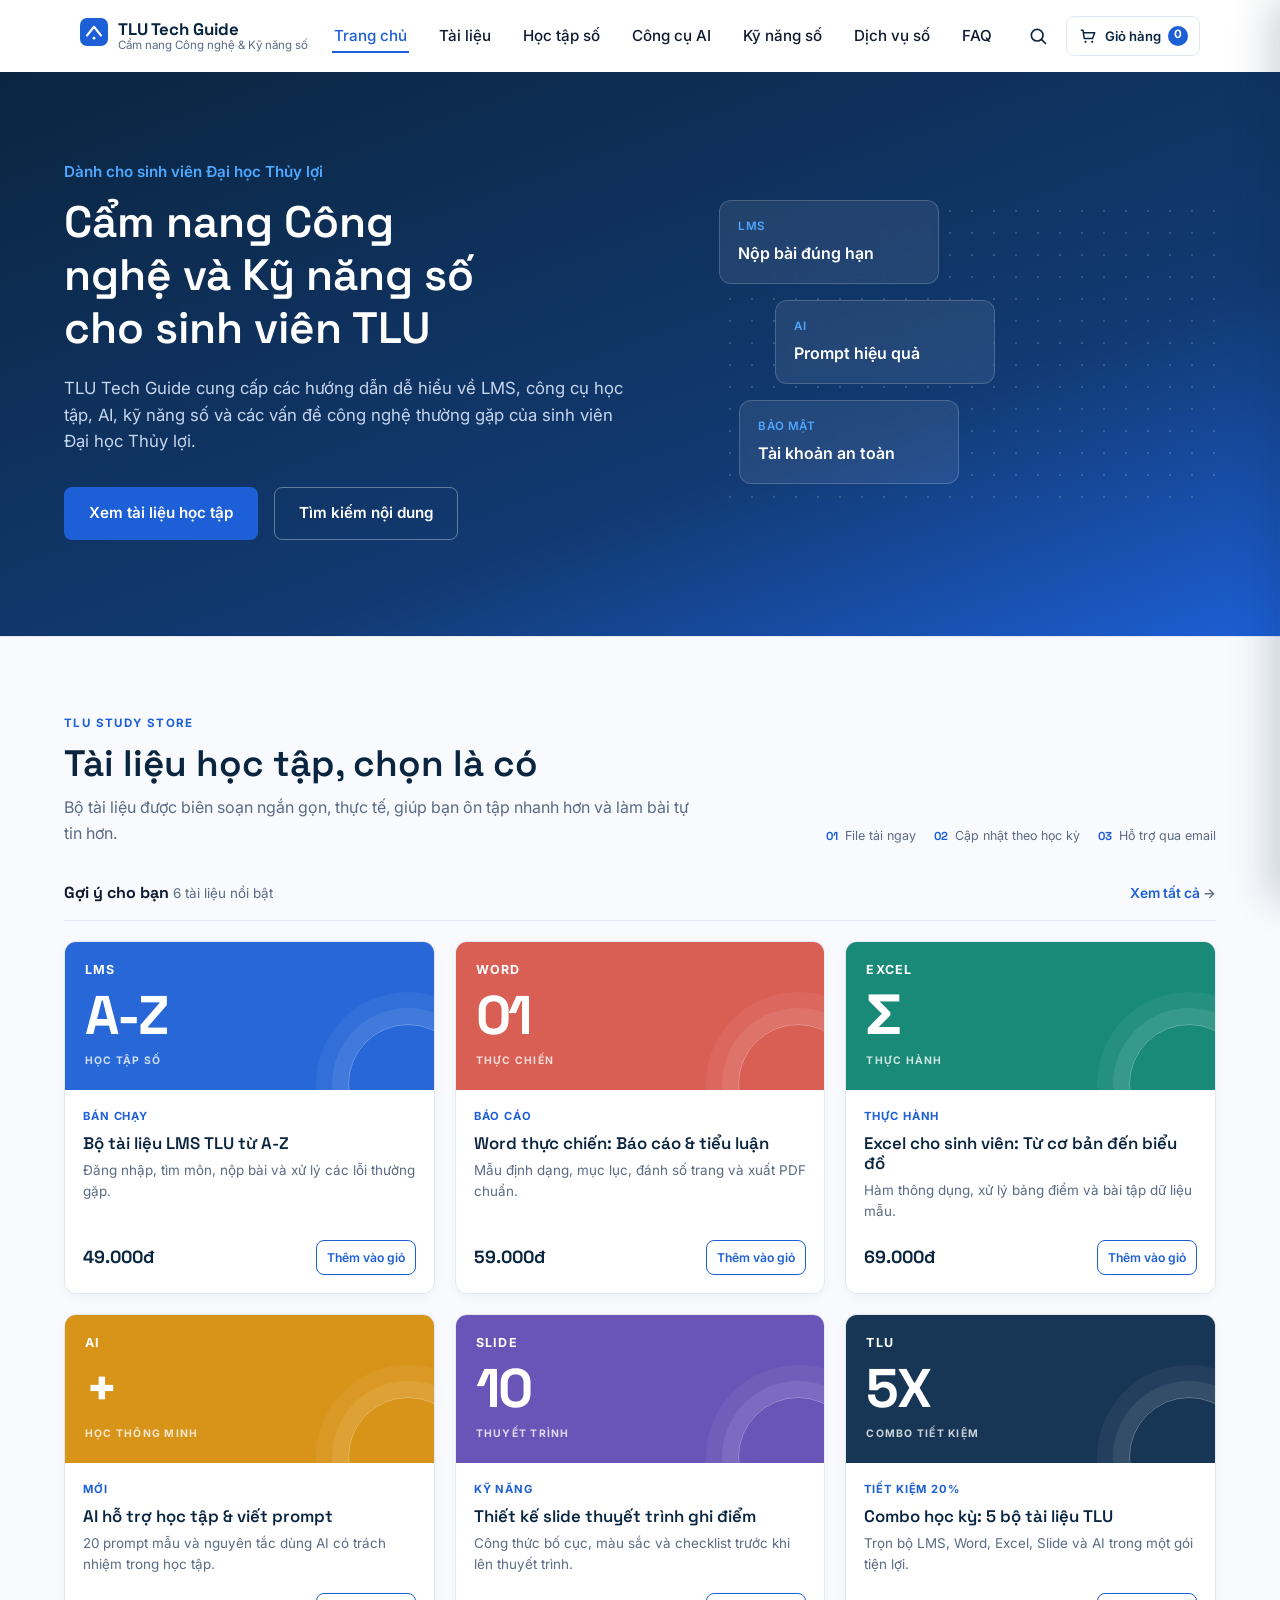
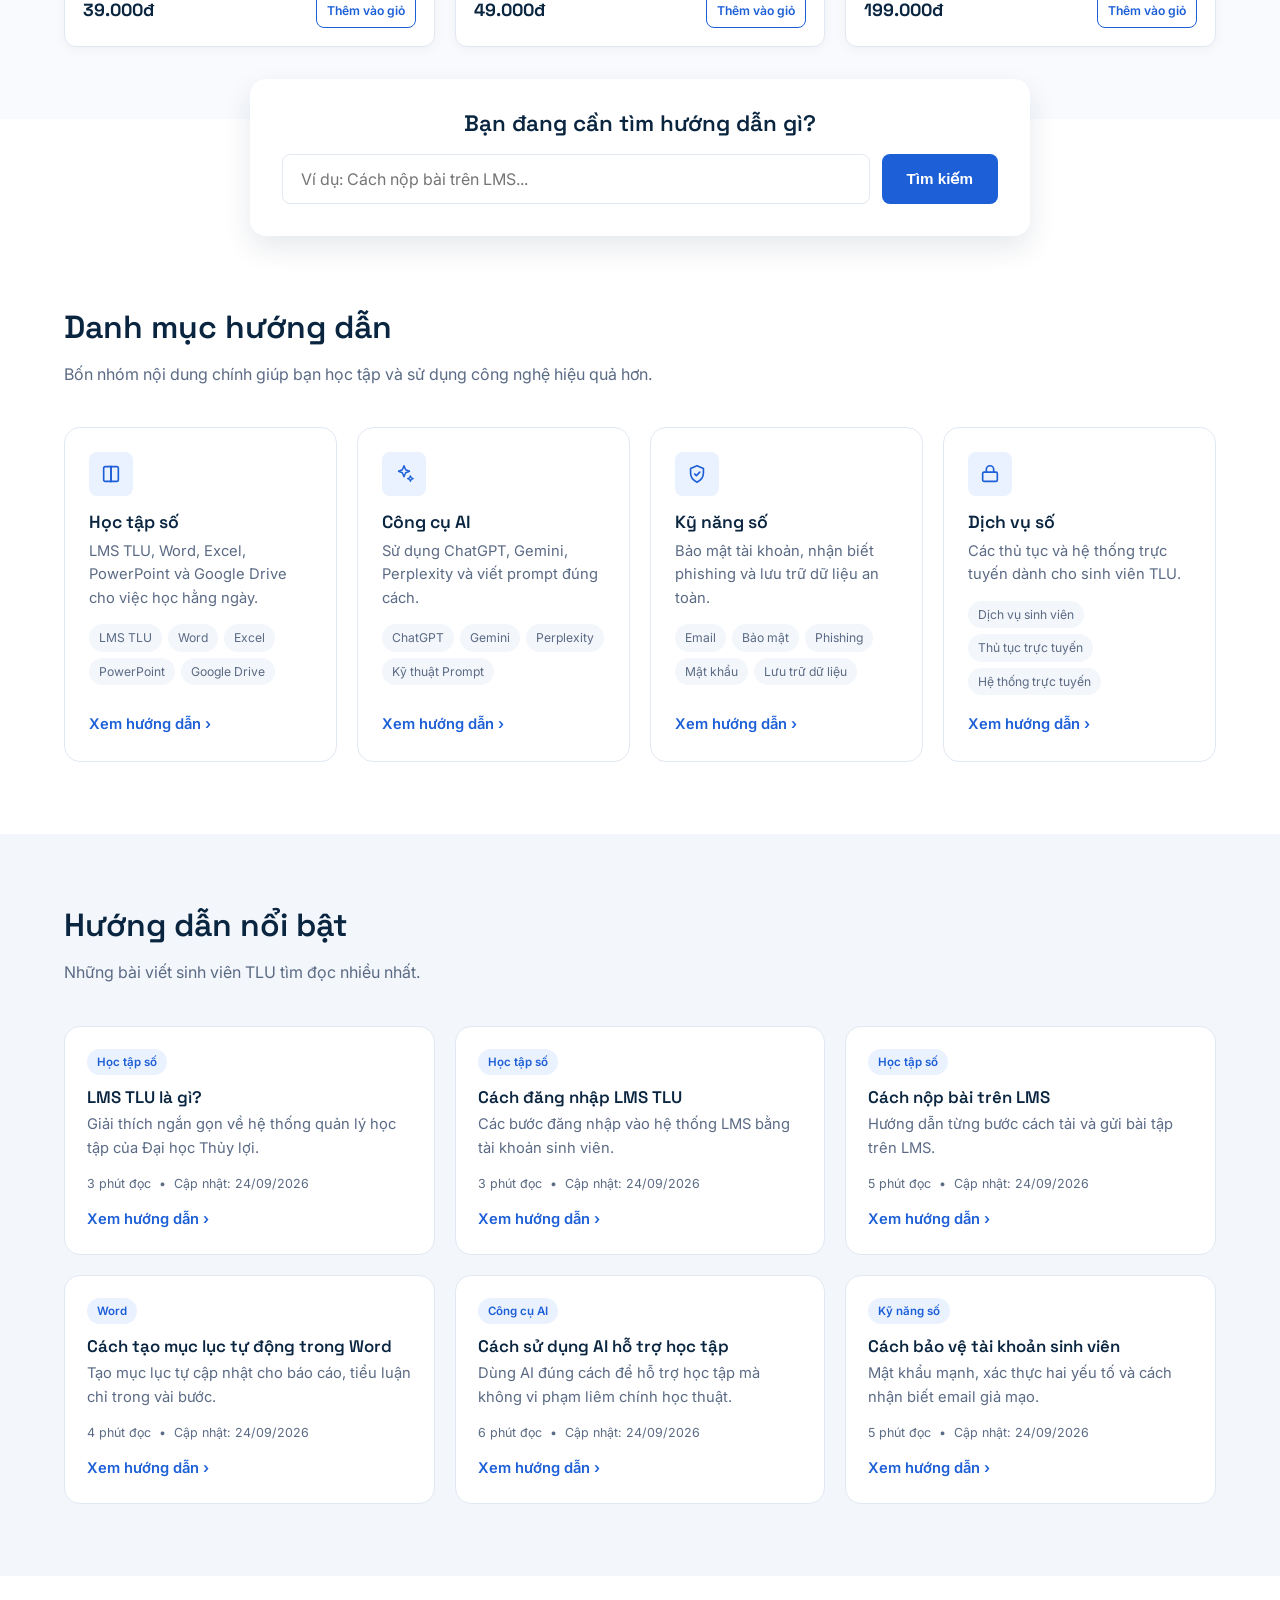
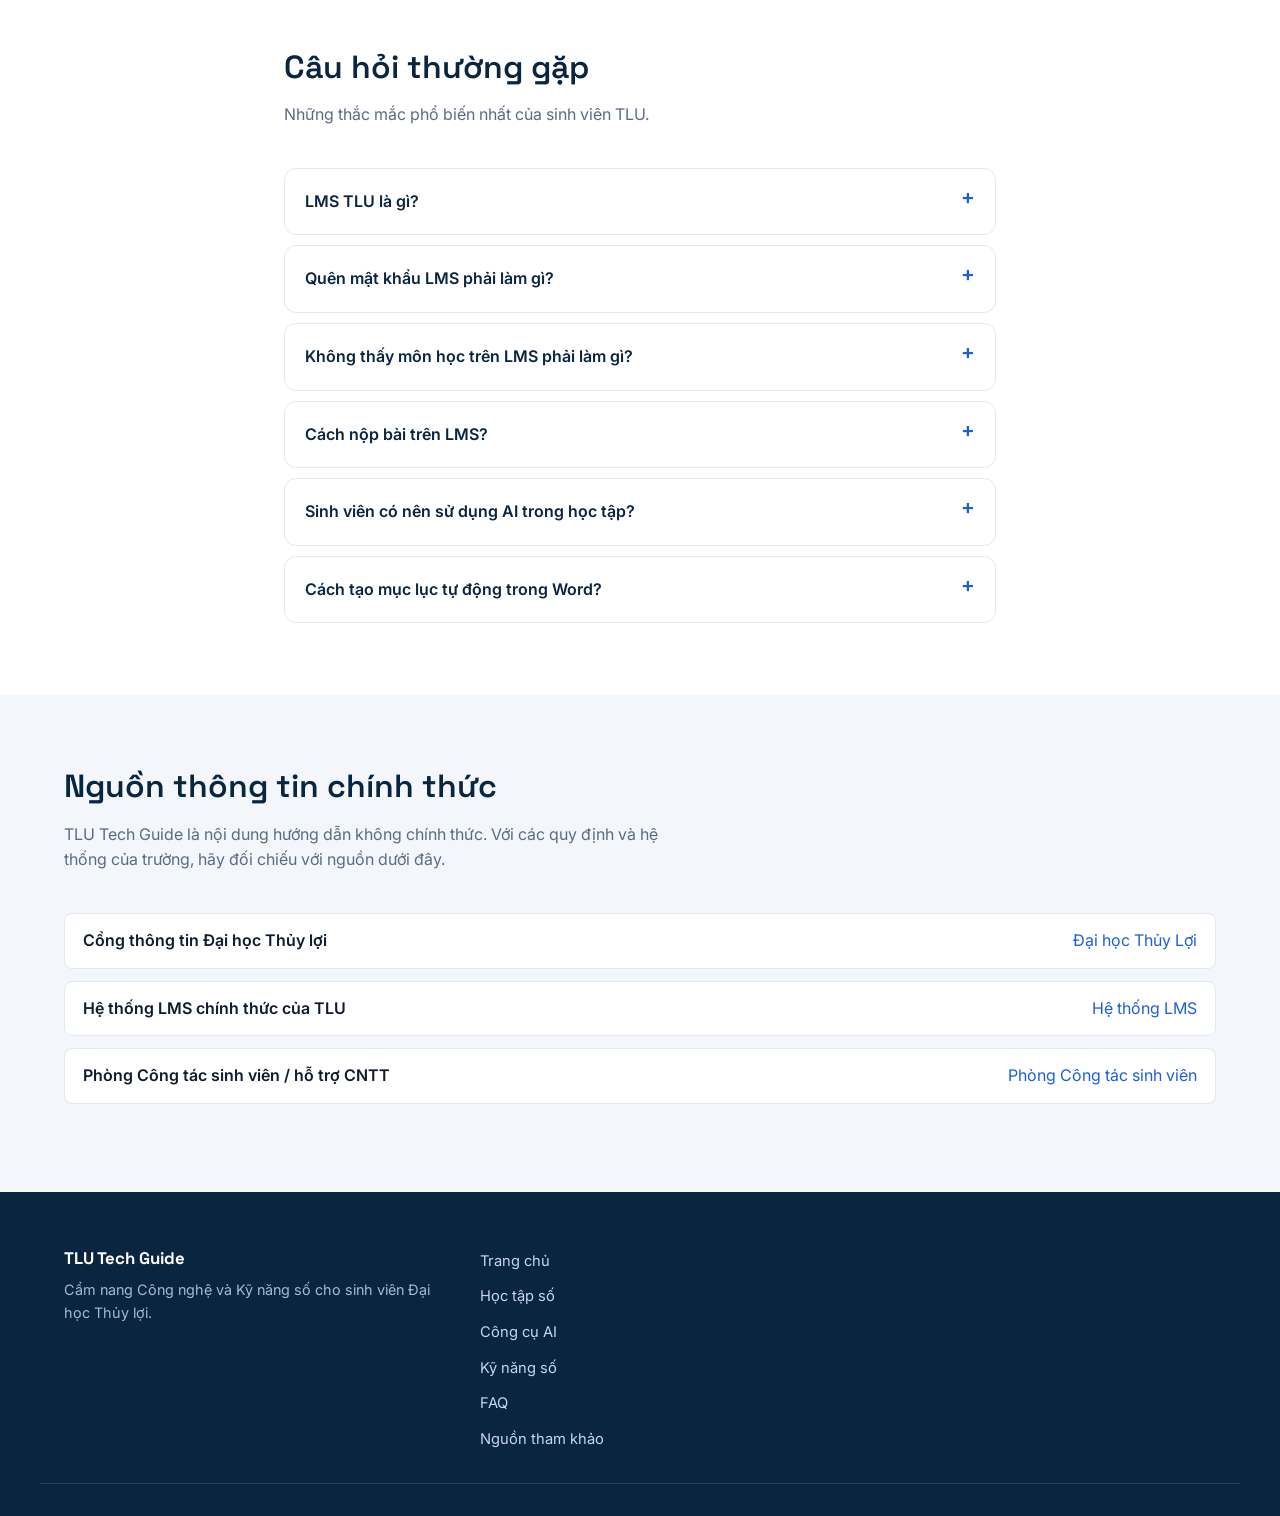
<file: index.html>
<!DOCTYPE html>
<html lang="vi">
<head>
  <meta charset="UTF-8">
  <meta name="viewport" content="width=device-width, initial-scale=1.0">
  <title>TLU Study Store – Tài liệu học tập cho sinh viên TLU</title>
  <meta name="description" content="TLU Study Store cung cấp tài liệu học tập, cẩm nang kỹ năng số và bộ đề thực hành dành cho sinh viên Đại học Thủy lợi.">
  <meta name="robots" content="index, follow">
  <link rel="canonical" href="https://onetwotea.github.io/tlu-tech-guide/index.html">
  <meta property="og:title" content="TLU Tech Guide – Cẩm nang Công nghệ và Kỹ năng số cho sinh viên TLU">
  <meta property="og:description" content="Hướng dẫn dễ hiểu về LMS, Word, Excel, PowerPoint, công cụ AI và kỹ năng số dành cho sinh viên Đại học Thủy lợi.">
  <meta property="og:type" content="website">
  <meta property="og:url" content="https://onetwotea.github.io/tlu-tech-guide/index.html">
  <meta property="og:image" content="https://onetwotea.github.io/tlu-tech-guide/images/og-image.png">
  <meta property="og:locale" content="vi_VN">
  <link rel="preconnect" href="https://fonts.googleapis.com">
  <link rel="preconnect" href="https://fonts.gstatic.com" crossorigin>
  <link href="https://fonts.googleapis.com/css2?family=Space+Grotesk:wght@500;600;700&family=Inter:wght@400;500;600;700&display=swap" rel="stylesheet">
  <link rel="stylesheet" href="css/style.css">

  <!-- Schema.org: WebSite + Organization (theo mục XVI đặc tả GEO) -->
  <script type="application/ld+json">
  {
    "@context": "https://schema.org",
    "@graph": [
      {
        "@type": "WebSite",
        "@id": "https://onetwotea.github.io/tlu-tech-guide/#website",
        "url": "https://onetwotea.github.io/tlu-tech-guide/index.html",
        "name": "TLU Tech Guide",
        "alternateName": "Cẩm nang Công nghệ và Kỹ năng số cho sinh viên Đại học Thủy lợi",
        "description": "TLU Tech Guide cung cấp các hướng dẫn dễ hiểu về LMS, công cụ học tập, AI, kỹ năng số và các vấn đề công nghệ thường gặp của sinh viên Đại học Thủy lợi.",
        "inLanguage": "vi",
        "publisher": { "@id": "https://onetwotea.github.io/tlu-tech-guide/#organization" }
      },
      {
        "@type": "Organization",
        "@id": "https://onetwotea.github.io/tlu-tech-guide/#organization",
        "name": "TLU Tech Guide",
        "url": "https://onetwotea.github.io/tlu-tech-guide/index.html",
        "description": "Website hướng dẫn độc lập về công nghệ và kỹ năng số dành cho sinh viên Đại học Thủy lợi."
      }
    ]
  }
  </script>
</head>
<body>

  <!-- ============ HEADER ============ -->
  <header class="site-header" id="siteHeader">
    <div class="container header-inner">
      <a href="index.html" class="logo">
        <span class="logo-mark" aria-hidden="true">
          <svg viewBox="0 0 32 32" width="28" height="28" fill="none">
            <rect width="32" height="32" rx="8" fill="#1D5FD6"/>
            <path d="M8 20 L16 10 L24 20" stroke="#fff" stroke-width="2.4" stroke-linecap="round" stroke-linejoin="round"/>
            <circle cx="16" cy="23" r="1.6" fill="#fff"/>
          </svg>
        </span>
        <span class="logo-text">
          <strong>TLU Tech Guide</strong>
          <small>Cẩm nang Công nghệ &amp; Kỹ năng số</small>
        </span>
      </a>

      <nav class="main-nav" id="mainNav" aria-label="Menu chính">
        <ul>
          <li><a href="index.html" aria-current="page">Trang chủ</a></li>
          <li><a href="#store">Tài liệu</a></li>
          <li><a href="pages/lms.html">Học tập số</a></li>
          <li><a href="pages/ai.html">Công cụ AI</a></li>
          <li><a href="pages/digital-skills.html">Kỹ năng số</a></li>
          <li><a href="pages/services.html">Dịch vụ số</a></li>
          <li><a href="pages/faq.html">FAQ</a></li>
        </ul>
      </nav>

      <div class="header-actions">
        <button class="icon-btn" id="searchToggle" aria-label="Mở tìm kiếm" aria-expanded="false" aria-controls="heroSearch">
          <svg viewBox="0 0 24 24" width="20" height="20" fill="none"><circle cx="11" cy="11" r="7" stroke="currentColor" stroke-width="2"/><path d="M21 21l-4.3-4.3" stroke="currentColor" stroke-width="2" stroke-linecap="round"/></svg>
        </button>
        <button class="cart-btn" id="cartToggle" aria-label="Mở giỏ hàng" aria-expanded="false" aria-controls="cartDrawer">
          <svg viewBox="0 0 24 24" width="20" height="20" fill="none" aria-hidden="true"><path d="M4 5h2l1.5 10h10L20 8H7" stroke="currentColor" stroke-width="1.8" stroke-linecap="round" stroke-linejoin="round"/><circle cx="9" cy="19" r="1.3" fill="currentColor"/><circle cx="17" cy="19" r="1.3" fill="currentColor"/></svg>
          <span>Giỏ hàng</span><strong id="cartCount">0</strong>
        </button>
        <button class="hamburger" id="hamburgerBtn" aria-label="Mở menu" aria-expanded="false" aria-controls="mainNav">
          <span></span><span></span><span></span>
        </button>
      </div>
    </div>
  </header>

  <main id="mainContent">

    <!-- ============ HERO ============ -->
    <section class="hero">
      <div class="container hero-inner">
        <div class="hero-copy">
          <p class="hero-kicker">Dành cho sinh viên Đại học Thủy lợi</p>
          <h1>Cẩm nang Công nghệ và Kỹ năng số cho sinh viên TLU</h1>
          <p class="hero-desc">
            TLU Tech Guide cung cấp các hướng dẫn dễ hiểu về LMS, công cụ học tập,
            AI, kỹ năng số và các vấn đề công nghệ thường gặp của sinh viên Đại học Thủy lợi.
          </p>
          <div class="hero-cta">
            <a href="#store" class="btn btn-primary">Xem tài liệu học tập</a>
            <a href="#heroSearch" class="btn btn-ghost" id="heroSearchLink">Tìm kiếm nội dung</a>
          </div>
        </div>

        <div class="hero-visual" aria-hidden="true">
          <div class="hero-card hero-card--lms">
            <span class="hero-card-label">LMS</span>
            <span class="hero-card-title">Nộp bài đúng hạn</span>
          </div>
          <div class="hero-card hero-card--ai">
            <span class="hero-card-label">AI</span>
            <span class="hero-card-title">Prompt hiệu quả</span>
          </div>
          <div class="hero-card hero-card--sec">
            <span class="hero-card-label">Bảo mật</span>
            <span class="hero-card-title">Tài khoản an toàn</span>
          </div>
          <div class="hero-grid-dots"></div>
        </div>
      </div>
    </section>

    <!-- ============ CỬA HÀNG TÀI LIỆU ============ -->
    <section class="section store-section" id="store" aria-labelledby="storeTitle">
      <div class="container">
        <div class="store-intro">
          <div class="section-head">
            <span class="eyebrow">TLU Study Store</span>
            <h2 id="storeTitle">Tài liệu học tập, chọn là có</h2>
            <p>Bộ tài liệu được biên soạn ngắn gọn, thực tế, giúp bạn ôn tập nhanh hơn và làm bài tự tin hơn.</p>
          </div>
          <div class="store-benefits" aria-label="Lợi ích khi mua tài liệu">
            <span><b>01</b> File tải ngay</span>
            <span><b>02</b> Cập nhật theo học kỳ</span>
            <span><b>03</b> Hỗ trợ qua email</span>
          </div>
        </div>

        <div class="product-toolbar">
          <div><strong>Gợi ý cho bạn</strong><span> 6 tài liệu nổi bật</span></div>
          <a href="#store" class="store-filter">Xem tất cả <span aria-hidden="true">→</span></a>
        </div>
        <div class="product-grid" id="productGrid">
          <article class="product-card" data-product-id="lms-starter" data-product-name="Bộ tài liệu LMS TLU từ A-Z" data-product-price="49000">
            <div class="product-cover cover-blue"><span>LMS</span><b>A-Z</b><small>HỌC TẬP SỐ</small></div>
            <div class="product-body"><span class="product-category">Bán chạy</span><h3>Bộ tài liệu LMS TLU từ A-Z</h3><p>Đăng nhập, tìm môn, nộp bài và xử lý các lỗi thường gặp.</p><div class="product-bottom"><strong>49.000đ</strong><button class="add-to-cart" type="button">Thêm vào giỏ</button></div></div>
          </article>
          <article class="product-card" data-product-id="word-report" data-product-name="Word thực chiến: Báo cáo & tiểu luận" data-product-price="59000">
            <div class="product-cover cover-coral"><span>WORD</span><b>01</b><small>THỰC CHIẾN</small></div>
            <div class="product-body"><span class="product-category">Báo cáo</span><h3>Word thực chiến: Báo cáo &amp; tiểu luận</h3><p>Mẫu định dạng, mục lục, đánh số trang và xuất PDF chuẩn.</p><div class="product-bottom"><strong>59.000đ</strong><button class="add-to-cart" type="button">Thêm vào giỏ</button></div></div>
          </article>
          <article class="product-card" data-product-id="excel-data" data-product-name="Excel cho sinh viên: Từ cơ bản đến biểu đồ" data-product-price="69000">
            <div class="product-cover cover-green"><span>EXCEL</span><b>Σ</b><small>THỰC HÀNH</small></div>
            <div class="product-body"><span class="product-category">Thực hành</span><h3>Excel cho sinh viên: Từ cơ bản đến biểu đồ</h3><p>Hàm thông dụng, xử lý bảng điểm và bài tập dữ liệu mẫu.</p><div class="product-bottom"><strong>69.000đ</strong><button class="add-to-cart" type="button">Thêm vào giỏ</button></div></div>
          </article>
          <article class="product-card" data-product-id="ai-study" data-product-name="AI hỗ trợ học tập & viết prompt" data-product-price="39000">
            <div class="product-cover cover-yellow"><span>AI</span><b>+</b><small>HỌC THÔNG MINH</small></div>
            <div class="product-body"><span class="product-category">Mới</span><h3>AI hỗ trợ học tập &amp; viết prompt</h3><p>20 prompt mẫu và nguyên tắc dùng AI có trách nhiệm trong học tập.</p><div class="product-bottom"><strong>39.000đ</strong><button class="add-to-cart" type="button">Thêm vào giỏ</button></div></div>
          </article>
          <article class="product-card" data-product-id="presentation" data-product-name="Thiết kế slide thuyết trình ghi điểm" data-product-price="49000">
            <div class="product-cover cover-purple"><span>SLIDE</span><b>10</b><small>THUYẾT TRÌNH</small></div>
            <div class="product-body"><span class="product-category">Kỹ năng</span><h3>Thiết kế slide thuyết trình ghi điểm</h3><p>Công thức bố cục, màu sắc và checklist trước khi lên thuyết trình.</p><div class="product-bottom"><strong>49.000đ</strong><button class="add-to-cart" type="button">Thêm vào giỏ</button></div></div>
          </article>
          <article class="product-card" data-product-id="semester-pack" data-product-name="Combo học kỳ: 5 bộ tài liệu TLU" data-product-price="199000">
            <div class="product-cover cover-navy"><span>TLU</span><b>5X</b><small>COMBO TIẾT KIỆM</small></div>
            <div class="product-body"><span class="product-category">Tiết kiệm 20%</span><h3>Combo học kỳ: 5 bộ tài liệu TLU</h3><p>Trọn bộ LMS, Word, Excel, Slide và AI trong một gói tiện lợi.</p><div class="product-bottom"><strong>199.000đ</strong><button class="add-to-cart" type="button">Thêm vào giỏ</button></div></div>
          </article>
        </div>
      </div>
    </section>

    <!-- ============ SEARCH BOX ============ -->
    <section class="search-section" id="heroSearch" aria-labelledby="searchTitle">
      <div class="container">
        <div class="search-box">
          <h2 id="searchTitle">Bạn đang cần tìm hướng dẫn gì?</h2>
          <form class="search-form" id="searchForm" role="search">
            <label for="searchInput" class="sr-only">Tìm kiếm hướng dẫn</label>
            <input
              type="search"
              id="searchInput"
              name="q"
              placeholder="Ví dụ: Cách nộp bài trên LMS..."
              autocomplete="off">
            <button type="submit" class="btn btn-primary">
              Tìm kiếm
            </button>
          </form>
          <div class="search-results" id="searchResults" hidden></div>
        </div>
      </div>
    </section>

    <!-- ============ DANH MỤC CHÍNH ============ -->
    <section class="section" id="categories" aria-labelledby="categoriesTitle">
      <div class="container">
        <div class="section-head">
          <h2 id="categoriesTitle">Danh mục hướng dẫn</h2>
          <p>Bốn nhóm nội dung chính giúp bạn học tập và sử dụng công nghệ hiệu quả hơn.</p>
        </div>

        <div class="category-grid">
          <article class="category-card">
            <span class="category-icon" style="--icon-bg:#EAF1FF; --icon-fg:#1D5FD6;" aria-hidden="true">
              <svg viewBox="0 0 24 24" width="22" height="22" fill="none"><path d="M4 5.5C4 4.7 4.7 4 5.5 4H12v16H5.5C4.7 20 4 19.3 4 18.5V5.5Z" stroke="currentColor" stroke-width="1.8"/><path d="M20 5.5c0-.8-.7-1.5-1.5-1.5H12v16h6.5c.8 0 1.5-.7 1.5-1.5V5.5Z" stroke="currentColor" stroke-width="1.8"/></svg>
            </span>
            <h3>Học tập số</h3>
            <p>LMS TLU, Word, Excel, PowerPoint và Google Drive cho việc học hằng ngày.</p>
            <ul class="category-list">
              <li><a href="pages/lms.html">LMS TLU</a></li><li><a href="pages/word.html">Word</a></li><li><a href="pages/excel.html">Excel</a></li><li><a href="pages/powerpoint.html">PowerPoint</a></li><li><a href="pages/digital-skills.html#sao-luu-du-lieu">Google Drive</a></li>
            </ul>
            <a href="pages/lms.html" class="card-link">Xem hướng dẫn <span aria-hidden="true">›</span></a>
          </article>

          <article class="category-card">
            <span class="category-icon" style="--icon-bg:#EAF1FF; --icon-fg:#1D5FD6;" aria-hidden="true">
              <svg viewBox="0 0 24 24" width="22" height="22" fill="none"><path d="M12 3l1.8 4.4L18 9l-4.2 1.6L12 15l-1.8-4.4L6 9l4.2-1.6L12 3Z" stroke="currentColor" stroke-width="1.6" stroke-linejoin="round"/><path d="M19 14l.9 2.1L22 17l-2.1.9L19 20l-.9-2.1L16 17l2.1-.9L19 14Z" stroke="currentColor" stroke-width="1.4" stroke-linejoin="round"/></svg>
            </span>
            <h3>Công cụ AI</h3>
            <p>Sử dụng ChatGPT, Gemini, Perplexity và viết prompt đúng cách.</p>
            <ul class="category-list">
              <li><a href="pages/ai.html#ai-giup-gi">ChatGPT</a></li><li><a href="pages/ai.html#ai-giup-gi">Gemini</a></li><li><a href="pages/ai.html#ai-giup-gi">Perplexity</a></li><li><a href="pages/ai.html#viet-prompt">Kỹ thuật Prompt</a></li>
            </ul>
            <a href="pages/ai.html" class="card-link">Xem hướng dẫn <span aria-hidden="true">›</span></a>
          </article>

          <article class="category-card">
            <span class="category-icon" style="--icon-bg:#EAF1FF; --icon-fg:#1D5FD6;" aria-hidden="true">
              <svg viewBox="0 0 24 24" width="22" height="22" fill="none"><path d="M12 3l7 3v5c0 4.5-3 8-7 10-4-2-7-5.5-7-10V6l7-3Z" stroke="currentColor" stroke-width="1.8" stroke-linejoin="round"/><path d="M9.5 12l1.8 1.8L15 10" stroke="currentColor" stroke-width="1.8" stroke-linecap="round" stroke-linejoin="round"/></svg>
            </span>
            <h3>Kỹ năng số</h3>
            <p>Bảo mật tài khoản, nhận biết phishing và lưu trữ dữ liệu an toàn.</p>
            <ul class="category-list">
              <li><a href="pages/digital-skills.html#nhan-biet-phishing">Email</a></li><li><a href="pages/digital-skills.html#xac-thuc-hai-yeu-to">Bảo mật</a></li><li><a href="pages/digital-skills.html#nhan-biet-phishing">Phishing</a></li><li><a href="pages/digital-skills.html#mat-khau-manh">Mật khẩu</a></li><li><a href="pages/digital-skills.html#sao-luu-du-lieu">Lưu trữ dữ liệu</a></li>
            </ul>
            <a href="pages/digital-skills.html" class="card-link">Xem hướng dẫn <span aria-hidden="true">›</span></a>
          </article>

          <article class="category-card">
            <span class="category-icon" style="--icon-bg:#EAF1FF; --icon-fg:#1D5FD6;" aria-hidden="true">
              <svg viewBox="0 0 24 24" width="22" height="22" fill="none"><rect x="4" y="10" width="16" height="10" rx="1.5" stroke="currentColor" stroke-width="1.8"/><path d="M8 10V7a4 4 0 0 1 8 0v3" stroke="currentColor" stroke-width="1.8"/></svg>
            </span>
            <h3>Dịch vụ số</h3>
            <p>Các thủ tục và hệ thống trực tuyến dành cho sinh viên TLU.</p>
            <ul class="category-list">
              <li><a href="pages/services.html#dich-vu-sinh-vien">Dịch vụ sinh viên</a></li><li><a href="pages/services.html#thu-tuc-truc-tuyen">Thủ tục trực tuyến</a></li><li><a href="pages/services.html#he-thong-truc-tuyen">Hệ thống trực tuyến</a></li>
            </ul>
            <a href="pages/services.html" class="card-link">Xem hướng dẫn <span aria-hidden="true">›</span></a>
          </article>
        </div>
      </div>
    </section>

    <!-- ============ HƯỚNG DẪN NỔI BẬT ============ -->
    <section class="section section-alt" id="featured" aria-labelledby="featuredTitle">
      <div class="container">
        <div class="section-head">
          <h2 id="featuredTitle">Hướng dẫn nổi bật</h2>
          <p>Những bài viết sinh viên TLU tìm đọc nhiều nhất.</p>
        </div>

        <div class="guide-grid" id="guideGrid">
          <!-- Cards được liệt kê tĩnh tại đây; đồng thời là dữ liệu để JS tìm kiếm -->
          <article class="guide-card" data-category="Học tập số" data-title="LMS TLU là gì?" data-keywords="lms tlu hệ thống học tập trực tuyến" data-url="pages/lms.html">
            <span class="guide-tag">Học tập số</span>
            <h3><a href="pages/lms.html">LMS TLU là gì?</a></h3>
            <p>Giải thích ngắn gọn về hệ thống quản lý học tập của Đại học Thủy lợi.</p>
            <div class="guide-meta">
              <span>3 phút đọc</span><span aria-hidden="true">•</span><span>Cập nhật: 24/09/2026</span>
            </div>
            <a href="pages/lms.html" class="card-link">Xem hướng dẫn <span aria-hidden="true">›</span></a>
          </article>

          <article class="guide-card" data-category="Học tập số" data-title="Cách đăng nhập LMS TLU" data-keywords="lms đăng nhập tài khoản sinh viên" data-url="pages/lms.html">
            <span class="guide-tag">Học tập số</span>
            <h3><a href="pages/lms.html">Cách đăng nhập LMS TLU</a></h3>
            <p>Các bước đăng nhập vào hệ thống LMS bằng tài khoản sinh viên.</p>
            <div class="guide-meta">
              <span>3 phút đọc</span><span aria-hidden="true">•</span><span>Cập nhật: 24/09/2026</span>
            </div>
            <a href="pages/lms.html" class="card-link">Xem hướng dẫn <span aria-hidden="true">›</span></a>
          </article>

          <article class="guide-card" data-category="Học tập số" data-title="Cách nộp bài trên LMS" data-keywords="nộp bài lms bài tập upload" data-url="pages/lms.html">
            <span class="guide-tag">Học tập số</span>
            <h3><a href="pages/lms.html">Cách nộp bài trên LMS</a></h3>
            <p>Hướng dẫn từng bước cách tải và gửi bài tập trên LMS.</p>
            <div class="guide-meta">
              <span>5 phút đọc</span><span aria-hidden="true">•</span><span>Cập nhật: 24/09/2026</span>
            </div>
            <a href="pages/lms.html" class="card-link">Xem hướng dẫn <span aria-hidden="true">›</span></a>
          </article>

          <article class="guide-card" data-category="Word" data-title="Cách tạo mục lục tự động trong Word" data-keywords="word mục lục tự động table of contents" data-url="pages/word.html">
            <span class="guide-tag">Word</span>
            <h3><a href="pages/word.html">Cách tạo mục lục tự động trong Word</a></h3>
            <p>Tạo mục lục tự cập nhật cho báo cáo, tiểu luận chỉ trong vài bước.</p>
            <div class="guide-meta">
              <span>4 phút đọc</span><span aria-hidden="true">•</span><span>Cập nhật: 24/09/2026</span>
            </div>
            <a href="pages/word.html" class="card-link">Xem hướng dẫn <span aria-hidden="true">›</span></a>
          </article>

          <article class="guide-card" data-category="Công cụ AI" data-title="Cách sử dụng AI hỗ trợ học tập" data-keywords="ai chatgpt gemini học tập prompt" data-url="pages/ai.html">
            <span class="guide-tag">Công cụ AI</span>
            <h3><a href="pages/ai.html">Cách sử dụng AI hỗ trợ học tập</a></h3>
            <p>Dùng AI đúng cách để hỗ trợ học tập mà không vi phạm liêm chính học thuật.</p>
            <div class="guide-meta">
              <span>6 phút đọc</span><span aria-hidden="true">•</span><span>Cập nhật: 24/09/2026</span>
            </div>
            <a href="pages/ai.html" class="card-link">Xem hướng dẫn <span aria-hidden="true">›</span></a>
          </article>

          <article class="guide-card" data-category="Kỹ năng số" data-title="Cách bảo vệ tài khoản sinh viên" data-keywords="bảo mật tài khoản mật khẩu phishing xác thực hai yếu tố" data-url="pages/digital-skills.html">
            <span class="guide-tag">Kỹ năng số</span>
            <h3><a href="pages/digital-skills.html">Cách bảo vệ tài khoản sinh viên</a></h3>
            <p>Mật khẩu mạnh, xác thực hai yếu tố và cách nhận biết email giả mạo.</p>
            <div class="guide-meta">
              <span>5 phút đọc</span><span aria-hidden="true">•</span><span>Cập nhật: 24/09/2026</span>
            </div>
            <a href="pages/digital-skills.html" class="card-link">Xem hướng dẫn <span aria-hidden="true">›</span></a>
          </article>
        </div>
      </div>
    </section>

    <!-- ============ FAQ ============ -->
    <section class="section" id="faq" aria-labelledby="faqTitle">
      <div class="container container-narrow">
        <div class="section-head">
          <h2 id="faqTitle">Câu hỏi thường gặp</h2>
          <p>Những thắc mắc phổ biến nhất của sinh viên TLU.</p>
        </div>

        <div class="faq-list" id="faqList">
          <details class="faq-item" data-keywords="lms tlu là gì">
            <summary>LMS TLU là gì?</summary>
            <p>LMS TLU là hệ thống quản lý học tập trực tuyến của Đại học Thủy lợi, nơi sinh viên xem tài liệu, làm bài tập và theo dõi môn học. .</p>
          </details>
          <details class="faq-item" data-keywords="quên mật khẩu lms">
            <summary>Quên mật khẩu LMS phải làm gì?</summary>
            <p>Sử dụng chức năng khôi phục mật khẩu trên trang đăng nhập LMS, hoặc liên hệ đơn vị hỗ trợ CNTT của trường. .</p>
          </details>
          <details class="faq-item" data-keywords="không thấy môn học lms">
            <summary>Không thấy môn học trên LMS phải làm gì?</summary>
            <p>Kiểm tra lại thời khóa biểu, tải lại trang, hoặc liên hệ giảng viên/phòng đào tạo nếu môn học vẫn chưa hiển thị.</p>
          </details>
          <details class="faq-item" data-keywords="cách nộp bài lms">
            <summary>Cách nộp bài trên LMS?</summary>
            <p>Vào đúng môn học, chọn bài tập cần nộp, tải file lên và xác nhận nộp bài trước thời hạn quy định.</p>
          </details>
          <details class="faq-item" data-keywords="sinh viên có nên sử dụng ai">
            <summary>Sinh viên có nên sử dụng AI trong học tập?</summary>
            <p>Có thể, nếu dùng để hỗ trợ hiểu bài và tra cứu. Không nên dùng AI để làm thay toàn bộ bài tập, và luôn kiểm tra lại thông tin AI cung cấp.</p>
          </details>
          <details class="faq-item" data-keywords="mục lục tự động word">
            <summary>Cách tạo mục lục tự động trong Word?</summary>
            <p>Đặt Heading cho các tiêu đề, sau đó vào thẻ References &gt; Table of Contents để chèn mục lục tự động.</p>
          </details>
        </div>
      </div>
    </section>

    <!-- ============ NGUỒN THÔNG TIN CHÍNH THỨC ============ -->
    <section class="section section-alt" id="official-sources" aria-labelledby="sourcesTitle">
      <div class="container">
        <div class="section-head">
          <h2 id="sourcesTitle">Nguồn thông tin chính thức</h2>
          <p>TLU Tech Guide là nội dung hướng dẫn không chính thức. Với các quy định và hệ thống của trường, hãy đối chiếu với nguồn dưới đây.</p>
        </div>

        <ul class="source-list">
          <li>
            <span class="source-name">Cổng thông tin Đại học Thủy lợi</span>
            <a href="https://tlu.edu.vn/">Đại học Thủy Lợi</a>
          </li>
          <li>
            <span class="source-name">Hệ thống LMS chính thức của TLU</span>
            <a href="https://lms.tlu.edu.vn/login/index.php">Hệ thống LMS</a>
          </li>
          <li>
            <span class="source-name">Phòng Công tác sinh viên / hỗ trợ CNTT</span>
            <a href="https://tlu.edu.vn/phong-cong-tac-chinh-tri-va-quan-ly-sinh-vien-42888/">Phòng Công tác sinh viên</a>
          </li>
        </ul>
      </div>
    </section>

  </main>

  <!-- ============ GIỎ HÀNG ============ -->
  <div class="cart-backdrop" id="cartBackdrop" hidden></div>
  <aside class="cart-drawer" id="cartDrawer" aria-labelledby="cartTitle" aria-hidden="true">
    <div class="cart-header"><div><span class="eyebrow">Đơn hàng của bạn</span><h2 id="cartTitle">Giỏ hàng</h2></div><button class="icon-btn" id="cartClose" aria-label="Đóng giỏ hàng">×</button></div>
    <div class="cart-items" id="cartItems"></div>
    <div class="cart-empty" id="cartEmpty"><span class="cart-empty-icon">＋</span><strong>Giỏ hàng đang trống</strong><p>Chọn tài liệu bạn cần, rồi quay lại đây để đặt mua.</p></div>
    <div class="cart-footer" id="cartFooter" hidden><div class="cart-total"><span>Tạm tính</span><strong id="cartTotal">0đ</strong></div><button class="btn btn-primary checkout-btn" id="checkoutBtn" type="button">Đặt mua tài liệu</button><small>Thanh toán và nhận link tải qua email sau khi xác nhận đơn.</small></div>
  </aside>

  <!-- ============ FOOTER ============ -->
  <footer class="site-footer">
    <div class="container footer-inner">
      <div class="footer-brand">
        <span class="logo-text">
          <strong>TLU Tech Guide</strong>
        </span>
        <p>Cẩm nang Công nghệ và Kỹ năng số cho sinh viên Đại học Thủy lợi.</p>
      </div>

      <nav class="footer-nav" aria-label="Liên kết footer">
        <ul>
          <li><a href="index.html">Trang chủ</a></li>
          <li><a href="pages/lms.html">Học tập số</a></li>
          <li><a href="pages/ai.html">Công cụ AI</a></li>
          <li><a href="pages/digital-skills.html">Kỹ năng số</a></li>
          <li><a href="pages/faq.html">FAQ</a></li>
          <li><a href="pages/sources.html">Nguồn tham khảo</a></li>
        </ul>
      </nav>

    </div>
  </footer>

  <script src="js/data.js"></script>
  <script src="js/script.js"></script>
</body>
</html>
</file>
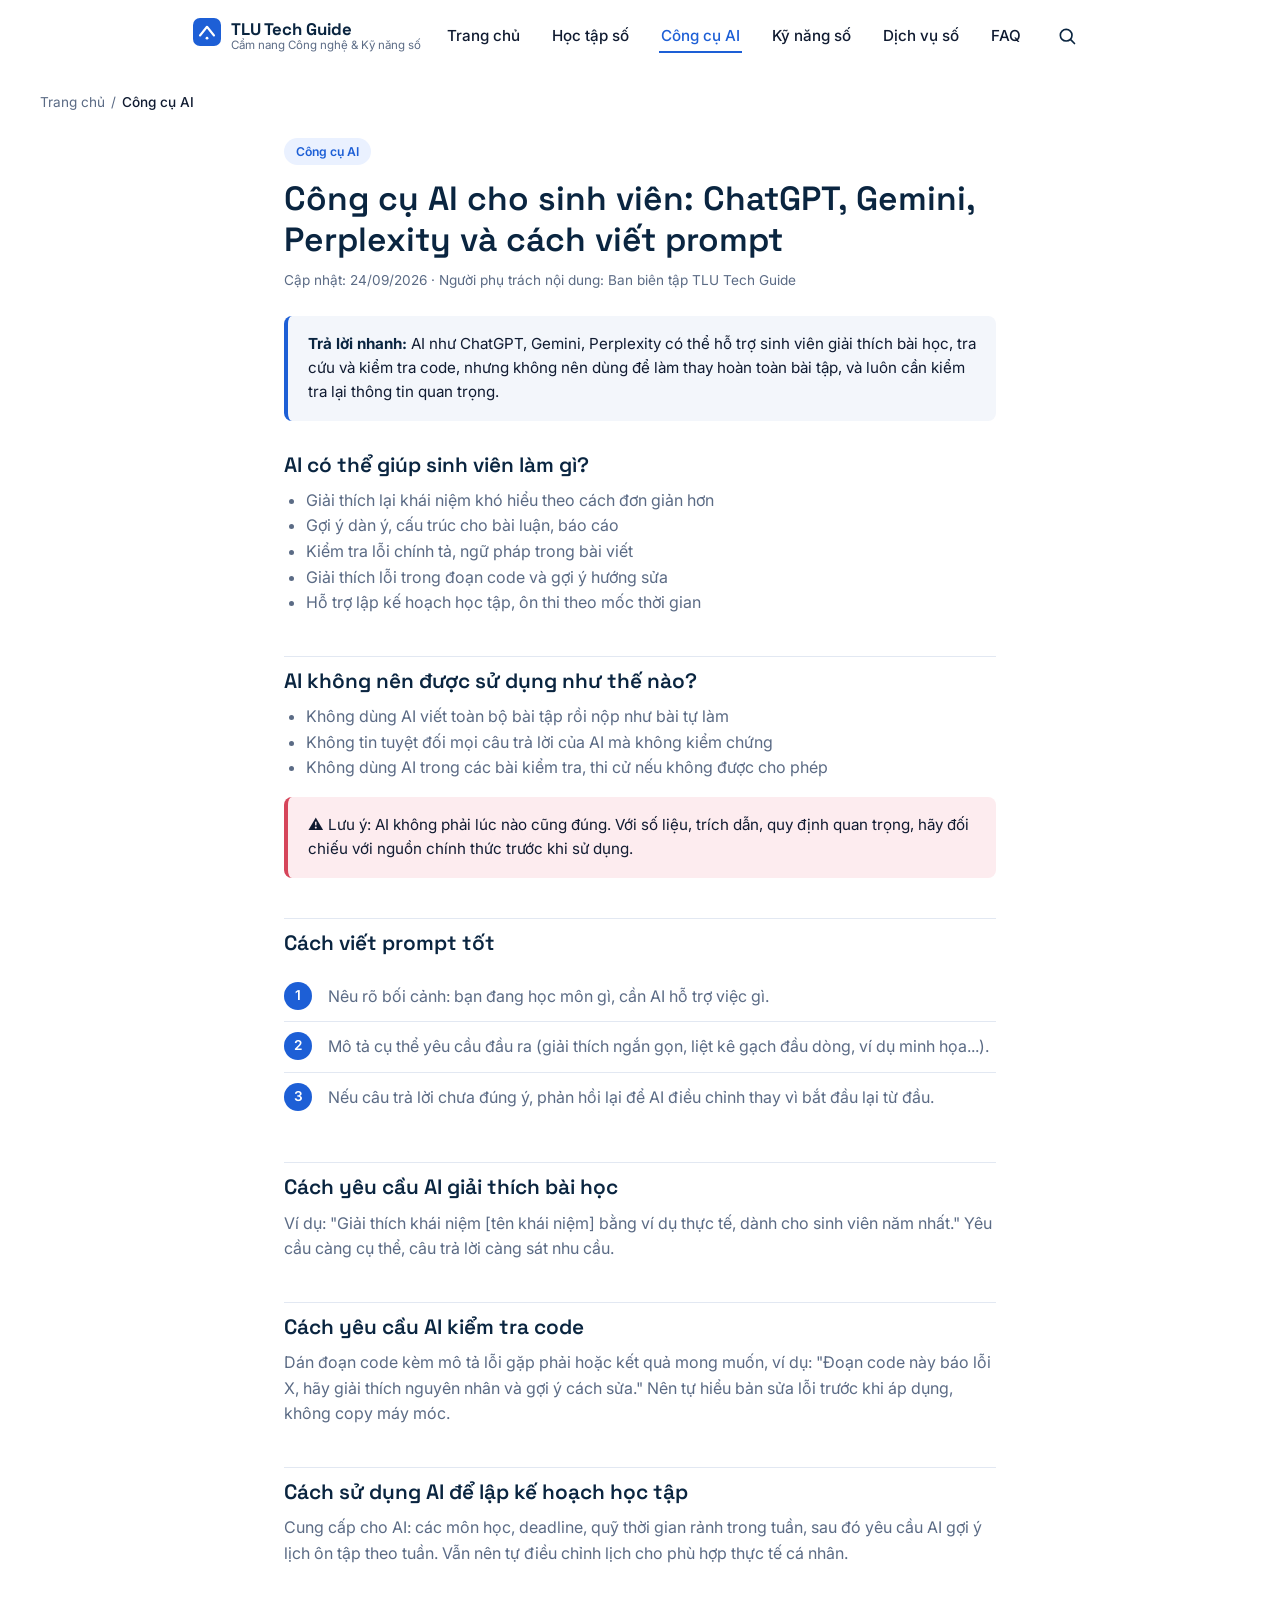
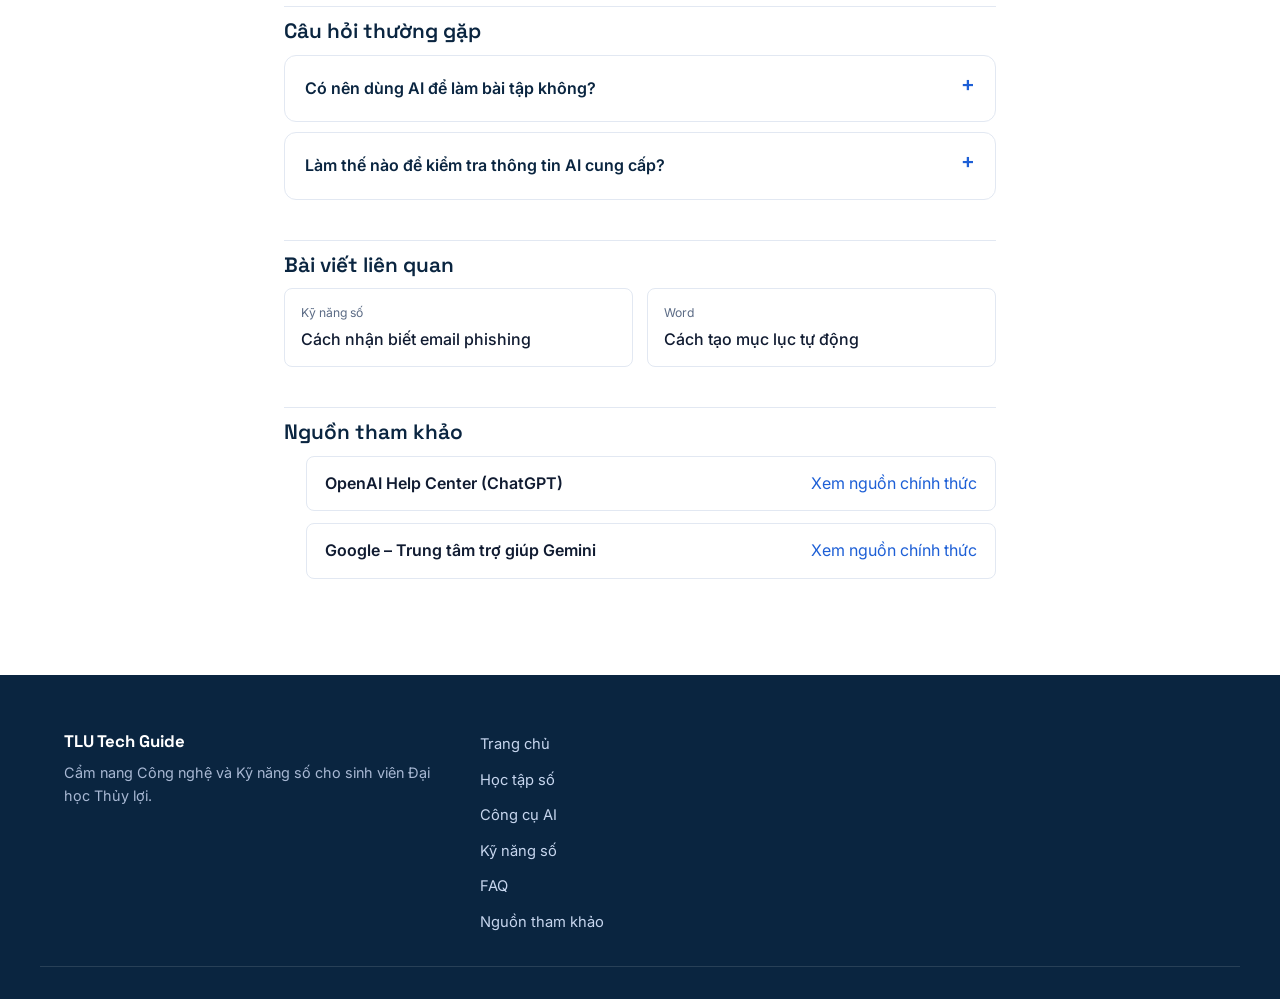
<file: pages/ai.html>
<!DOCTYPE html>
<html lang="vi">
<head>
  <meta charset="UTF-8">
  <meta name="viewport" content="width=device-width, initial-scale=1.0">
  <title>Công cụ AI cho sinh viên: ChatGPT, Gemini, Perplexity và cách viết prompt | TLU Tech Guide</title>
  <meta name="description" content="Sinh viên TLU nên và không nên dùng AI như thế nào trong học tập, cách viết prompt tốt và kiểm tra lại thông tin AI cung cấp.">
  <meta name="robots" content="index, follow">
  <link rel="canonical" href="https://onetwotea.github.io/tlu-tech-guide/pages/ai.html">
  <meta property="og:title" content="Công cụ AI cho sinh viên: ChatGPT, Gemini, Perplexity và cách viết prompt">
  <meta property="og:description" content="Cách dùng AI trong học tập, viết prompt hiệu quả và kiểm tra thông tin AI cung cấp.">
  <meta property="og:type" content="article">
  <meta property="og:url" content="https://onetwotea.github.io/tlu-tech-guide/pages/ai.html">
  <meta property="og:image" content="https://onetwotea.github.io/tlu-tech-guide/images/og-image.png">
  <meta property="og:locale" content="vi_VN">
  <link rel="preconnect" href="https://fonts.googleapis.com">
  <link rel="preconnect" href="https://fonts.gstatic.com" crossorigin>
  <link href="https://fonts.googleapis.com/css2?family=Space+Grotesk:wght@500;600;700&family=Inter:wght@400;500;600;700&display=swap" rel="stylesheet">
  <link rel="stylesheet" href="../css/style.css">

  <script type="application/ld+json">
  {
    "@context": "https://schema.org",
    "@graph": [
      {
        "@type": "Article",
        "headline": "Công cụ AI cho sinh viên: ChatGPT, Gemini, Perplexity và cách viết prompt",
        "description": "Sinh viên TLU nên và không nên dùng AI như thế nào trong học tập, cách viết prompt tốt và kiểm tra lại thông tin AI cung cấp.",
        "inLanguage": "vi",
        "url": "https://onetwotea.github.io/tlu-tech-guide/pages/ai.html",
        "datePublished": "2026-09-24",
        "dateModified": "2026-09-24",
        "author": { "@type": "Organization", "name": "Ban biên tập TLU Tech Guide" },
        "publisher": { "@type": "Organization", "name": "TLU Tech Guide" },
        "mainEntityOfPage": "https://onetwotea.github.io/tlu-tech-guide/pages/ai.html"
      },
      {
        "@type": "BreadcrumbList",
        "itemListElement": [
          { "@type": "ListItem", "position": 1, "name": "Trang chủ", "item": "https://onetwotea.github.io/tlu-tech-guide/index.html" },
          { "@type": "ListItem", "position": 2, "name": "Công cụ AI", "item": "https://onetwotea.github.io/tlu-tech-guide/pages/ai.html" }
        ]
      },
      {
        "@type": "FAQPage",
        "mainEntity": [
          {
            "@type": "Question",
            "name": "Có nên dùng AI để làm bài tập không?",
            "acceptedAnswer": { "@type": "Answer", "text": "Có thể dùng AI để hỗ trợ hiểu bài, tra cứu hoặc gợi ý dàn ý, nhưng không nên để AI làm thay toàn bộ bài tập rồi nộp như sản phẩm tự làm." }
          },
          {
            "@type": "Question",
            "name": "Làm thế nào để kiểm tra thông tin AI cung cấp?",
            "acceptedAnswer": { "@type": "Answer", "text": "Đối chiếu với tài liệu môn học, nguồn chính thức hoặc hỏi lại giảng viên với các thông tin quan trọng, số liệu, trích dẫn." }
          }
        ]
      }
    ]
  }
  </script>
</head>
<body>

  <header class="site-header" id="siteHeader">
    <div class="container header-inner">
      <a href="../index.html" class="logo">
        <span class="logo-mark" aria-hidden="true">
          <svg viewBox="0 0 32 32" width="28" height="28" fill="none">
            <rect width="32" height="32" rx="8" fill="#1D5FD6"/>
            <path d="M8 20 L16 10 L24 20" stroke="#fff" stroke-width="2.4" stroke-linecap="round" stroke-linejoin="round"/>
            <circle cx="16" cy="23" r="1.6" fill="#fff"/>
          </svg>
        </span>
        <span class="logo-text">
          <strong>TLU Tech Guide</strong>
          <small>Cẩm nang Công nghệ &amp; Kỹ năng số</small>
        </span>
      </a>
      <nav class="main-nav" id="mainNav" aria-label="Menu chính">
        <ul>
          <li><a href="../index.html">Trang chủ</a></li>
          <li><a href="../pages/lms.html">Học tập số</a></li>
          <li><a href="../pages/ai.html" aria-current="page">Công cụ AI</a></li>
          <li><a href="../pages/digital-skills.html">Kỹ năng số</a></li>
          <li><a href="../pages/services.html">Dịch vụ số</a></li>
          <li><a href="../pages/faq.html">FAQ</a></li>
        </ul>
      </nav>
      <div class="header-actions">
        <button class="icon-btn" id="searchToggle" aria-label="Mở tìm kiếm" aria-expanded="false" aria-controls="searchPanel">
          <svg viewBox="0 0 24 24" width="20" height="20" fill="none"><circle cx="11" cy="11" r="7" stroke="currentColor" stroke-width="2"/><path d="M21 21l-4.3-4.3" stroke="currentColor" stroke-width="2" stroke-linecap="round"/></svg>
        </button>
        <button class="hamburger" id="hamburgerBtn" aria-label="Mở menu" aria-expanded="false" aria-controls="mainNav">
          <span></span><span></span><span></span>
        </button>
      </div>
    </div>
    <div class="search-panel" id="searchPanel" hidden>
      <label for="panelSearchInput" class="sr-only">Tìm kiếm hướng dẫn</label>
      <input type="search" id="panelSearchInput" placeholder="Tìm hướng dẫn... ví dụ: prompt">
      <div class="search-results" id="panelSearchResults" hidden></div>
    </div>
  </header>

  <main id="mainContent">
    <div class="container breadcrumb-bar">
      <nav class="breadcrumb" aria-label="Breadcrumb">
        <a href="../index.html">Trang chủ</a><span>/</span>
        <span aria-current="page">Công cụ AI</span>
      </nav>
    </div>

    <article class="article">
      <div class="container container-narrow">
        <p class="article-category">Công cụ AI</p>
        <h1>Công cụ AI cho sinh viên: ChatGPT, Gemini, Perplexity và cách viết prompt</h1>
        <p class="article-meta">Cập nhật: 24/09/2026 · Người phụ trách nội dung: Ban biên tập TLU Tech Guide</p>

        <div class="callout quick-answer">
          <strong>Trả lời nhanh:</strong> AI như ChatGPT, Gemini, Perplexity có thể hỗ trợ sinh viên giải thích bài học, tra cứu và kiểm tra code, nhưng không nên dùng để làm thay hoàn toàn bài tập, và luôn cần kiểm tra lại thông tin quan trọng.
        </div>

        <h2 id="ai-giup-gi">AI có thể giúp sinh viên làm gì?</h2>
        <ul>
          <li>Giải thích lại khái niệm khó hiểu theo cách đơn giản hơn</li>
          <li>Gợi ý dàn ý, cấu trúc cho bài luận, báo cáo</li>
          <li>Kiểm tra lỗi chính tả, ngữ pháp trong bài viết</li>
          <li>Giải thích lỗi trong đoạn code và gợi ý hướng sửa</li>
          <li>Hỗ trợ lập kế hoạch học tập, ôn thi theo mốc thời gian</li>
        </ul>

        <h2 id="khong-nen-dung">AI không nên được sử dụng như thế nào?</h2>
        <ul>
          <li>Không dùng AI viết toàn bộ bài tập rồi nộp như bài tự làm</li>
          <li>Không tin tuyệt đối mọi câu trả lời của AI mà không kiểm chứng</li>
          <li>Không dùng AI trong các bài kiểm tra, thi cử nếu không được cho phép</li>
        </ul>
        <div class="callout warn">⚠ Lưu ý: AI không phải lúc nào cũng đúng. Với số liệu, trích dẫn, quy định quan trọng, hãy đối chiếu với nguồn chính thức trước khi sử dụng.</div>

        <h2 id="viet-prompt">Cách viết prompt tốt</h2>
        <ol class="steps-list">
          <li>Nêu rõ bối cảnh: bạn đang học môn gì, cần AI hỗ trợ việc gì.</li>
          <li>Mô tả cụ thể yêu cầu đầu ra (giải thích ngắn gọn, liệt kê gạch đầu dòng, ví dụ minh họa...).</li>
          <li>Nếu câu trả lời chưa đúng ý, phản hồi lại để AI điều chỉnh thay vì bắt đầu lại từ đầu.</li>
        </ol>

        <h2 id="giai-thich-bai-hoc">Cách yêu cầu AI giải thích bài học</h2>
        <p>Ví dụ: "Giải thích khái niệm [tên khái niệm] bằng ví dụ thực tế, dành cho sinh viên năm nhất." Yêu cầu càng cụ thể, câu trả lời càng sát nhu cầu.</p>

        <h2 id="kiem-tra-code">Cách yêu cầu AI kiểm tra code</h2>
        <p>Dán đoạn code kèm mô tả lỗi gặp phải hoặc kết quả mong muốn, ví dụ: "Đoạn code này báo lỗi X, hãy giải thích nguyên nhân và gợi ý cách sửa." Nên tự hiểu bản sửa lỗi trước khi áp dụng, không copy máy móc.</p>

        <h2 id="ke-hoach-hoc-tap">Cách sử dụng AI để lập kế hoạch học tập</h2>
        <p>Cung cấp cho AI: các môn học, deadline, quỹ thời gian rảnh trong tuần, sau đó yêu cầu AI gợi ý lịch ôn tập theo tuần. Vẫn nên tự điều chỉnh lịch cho phù hợp thực tế cá nhân.</p>

        <h2>Câu hỏi thường gặp</h2>
        <div class="faq-list">
          <details class="faq-item" id="faq-dung-ai-lam-bai-tap">
            <summary>Có nên dùng AI để làm bài tập không?</summary>
            <p>Có thể dùng AI để hỗ trợ hiểu bài, tra cứu hoặc gợi ý dàn ý, nhưng không nên để AI làm thay toàn bộ bài tập rồi nộp như sản phẩm tự làm.</p>
          </details>
          <details class="faq-item">
            <summary>Làm thế nào để kiểm tra thông tin AI cung cấp?</summary>
            <p>Đối chiếu với tài liệu môn học, nguồn chính thức hoặc hỏi lại giảng viên với các thông tin quan trọng, số liệu, trích dẫn.</p>
          </details>
        </div>

        <h2>Bài viết liên quan</h2>
        <div class="related-grid">
          <a class="related-card" href="../pages/digital-skills.html#nhan-biet-phishing"><span>Kỹ năng số</span>Cách nhận biết email phishing</a>
          <a class="related-card" href="../pages/word.html#muc-luc-tu-dong"><span>Word</span>Cách tạo mục lục tự động</a>
        </div>

        <h2>Nguồn tham khảo</h2>
        <ul class="source-list">
          <li><span class="source-name">OpenAI Help Center (ChatGPT)</span><a href="https://help.openai.com/en/">Xem nguồn chính thức</a></li>
          <li><span class="source-name">Google – Trung tâm trợ giúp Gemini</span><a href="https://support.google.com/gemini">Xem nguồn chính thức</a></li>
        </ul>
      </div>
    </article>
  </main>

  <footer class="site-footer">
    <div class="container footer-inner">
      <div class="footer-brand">
        <span class="logo-text"><strong>TLU Tech Guide</strong></span>
        <p>Cẩm nang Công nghệ và Kỹ năng số cho sinh viên Đại học Thủy lợi.</p>
      </div>
      <nav class="footer-nav" aria-label="Liên kết footer">
        <ul>
          <li><a href="../index.html">Trang chủ</a></li>
          <li><a href="../pages/lms.html">Học tập số</a></li>
          <li><a href="../pages/ai.html">Công cụ AI</a></li>
          <li><a href="../pages/digital-skills.html">Kỹ năng số</a></li>
          <li><a href="../pages/faq.html">FAQ</a></li>
          <li><a href="../pages/sources.html">Nguồn tham khảo</a></li>
        </ul>
      </nav>
    </div>
  </footer>

  <script src="../js/data.js"></script>
  <script src="../js/script.js"></script>
</body>
</html>
</file>
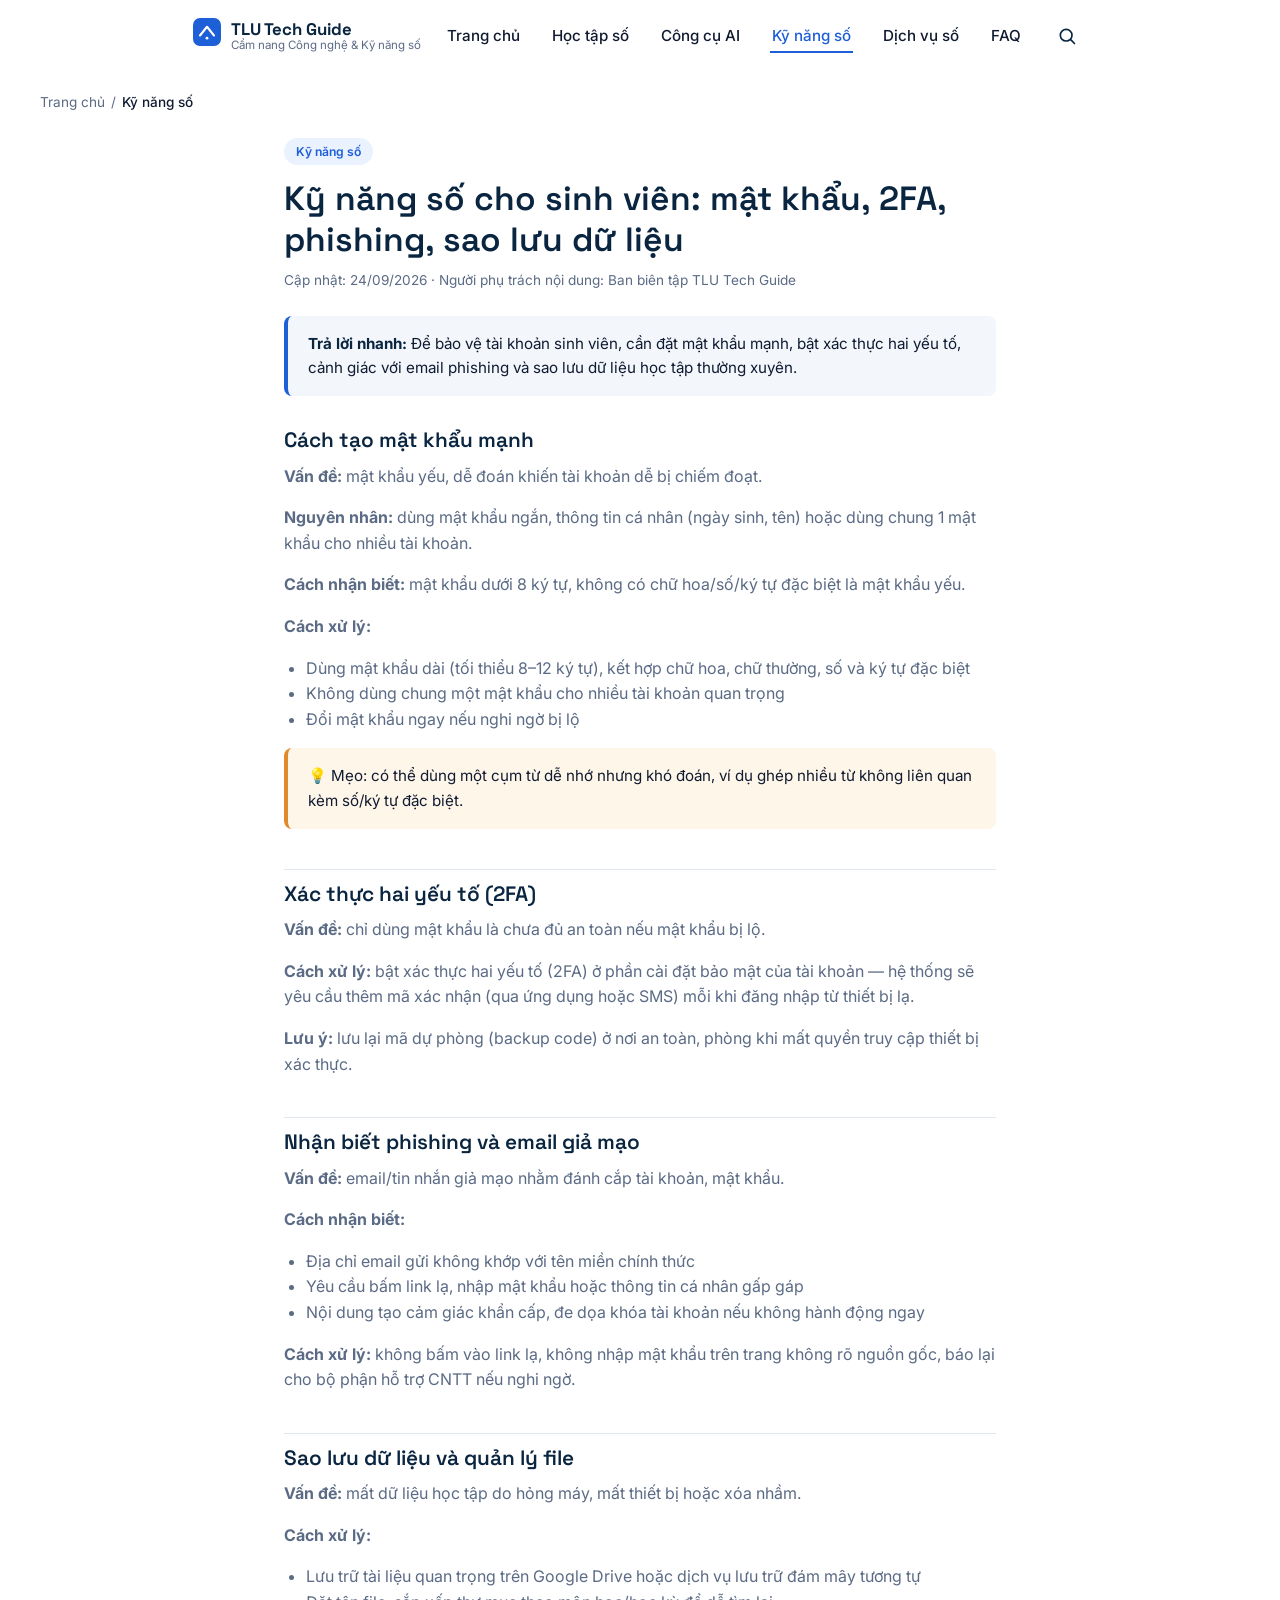
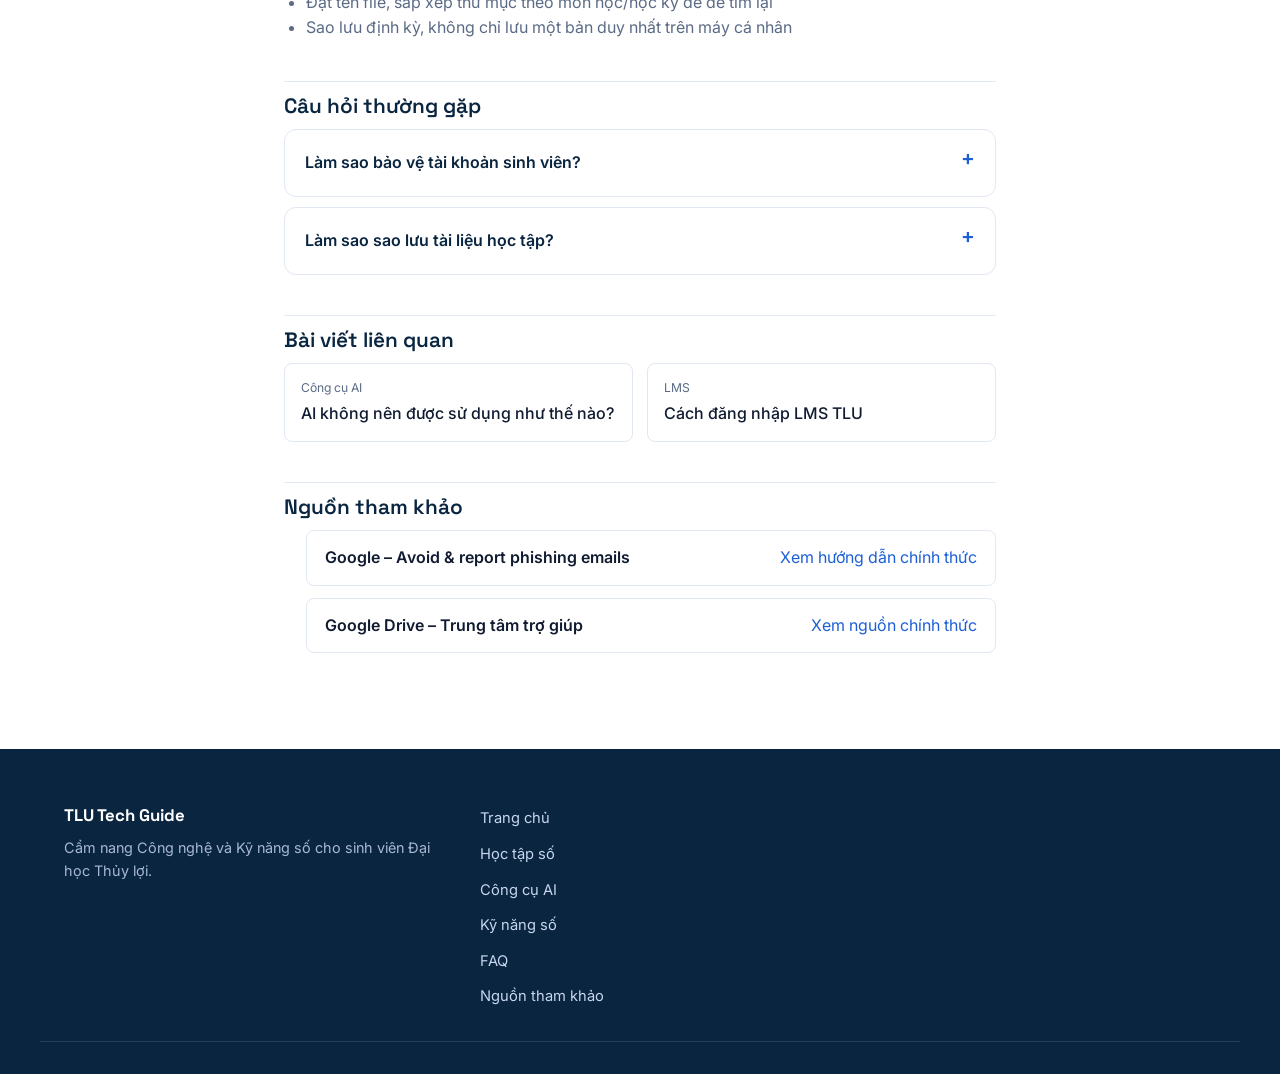
<file: pages/digital-skills.html>
<!DOCTYPE html>
<html lang="vi">
<head>
  <meta charset="UTF-8">
  <meta name="viewport" content="width=device-width, initial-scale=1.0">
  <title>Kỹ năng số cho sinh viên: mật khẩu, 2FA, phishing, sao lưu dữ liệu | TLU Tech Guide</title>
  <meta name="description" content="Hướng dẫn bảo vệ tài khoản sinh viên: tạo mật khẩu mạnh, xác thực hai yếu tố, nhận biết phishing và sao lưu dữ liệu học tập an toàn.">
  <meta name="robots" content="index, follow">
  <link rel="canonical" href="https://onetwotea.github.io/tlu-tech-guide/pages/digital-skills.html">
  <meta property="og:title" content="Kỹ năng số cho sinh viên: mật khẩu, 2FA, phishing, sao lưu dữ liệu">
  <meta property="og:description" content="Hướng dẫn bảo vệ tài khoản, nhận biết phishing và sao lưu dữ liệu học tập an toàn.">
  <meta property="og:type" content="article">
  <meta property="og:url" content="https://onetwotea.github.io/tlu-tech-guide/pages/digital-skills.html">
  <meta property="og:image" content="https://onetwotea.github.io/tlu-tech-guide/images/og-image.png">
  <meta property="og:locale" content="vi_VN">
  <link rel="preconnect" href="https://fonts.googleapis.com">
  <link rel="preconnect" href="https://fonts.gstatic.com" crossorigin>
  <link href="https://fonts.googleapis.com/css2?family=Space+Grotesk:wght@500;600;700&family=Inter:wght@400;500;600;700&display=swap" rel="stylesheet">
  <link rel="stylesheet" href="../css/style.css">

  <script type="application/ld+json">
  {
    "@context": "https://schema.org",
    "@graph": [
      {
        "@type": "Article",
        "headline": "Kỹ năng số cho sinh viên: mật khẩu, 2FA, phishing, sao lưu dữ liệu",
        "description": "Hướng dẫn bảo vệ tài khoản sinh viên: tạo mật khẩu mạnh, xác thực hai yếu tố, nhận biết phishing và sao lưu dữ liệu học tập an toàn.",
        "inLanguage": "vi",
        "url": "https://onetwotea.github.io/tlu-tech-guide/pages/digital-skills.html",
        "datePublished": "2026-09-24",
        "dateModified": "2026-09-24",
        "author": { "@type": "Organization", "name": "Ban biên tập TLU Tech Guide" },
        "publisher": { "@type": "Organization", "name": "TLU Tech Guide" },
        "mainEntityOfPage": "https://onetwotea.github.io/tlu-tech-guide/pages/digital-skills.html"
      },
      {
        "@type": "BreadcrumbList",
        "itemListElement": [
          { "@type": "ListItem", "position": 1, "name": "Trang chủ", "item": "https://onetwotea.github.io/tlu-tech-guide/index.html" },
          { "@type": "ListItem", "position": 2, "name": "Kỹ năng số", "item": "https://onetwotea.github.io/tlu-tech-guide/pages/digital-skills.html" }
        ]
      },
      {
        "@type": "FAQPage",
        "mainEntity": [
          {
            "@type": "Question",
            "name": "Làm sao bảo vệ tài khoản sinh viên?",
            "acceptedAnswer": { "@type": "Answer", "text": "Dùng mật khẩu mạnh, bật xác thực hai yếu tố nếu hệ thống hỗ trợ, và cảnh giác với email/link lạ." }
          },
          {
            "@type": "Question",
            "name": "Làm sao sao lưu tài liệu học tập?",
            "acceptedAnswer": { "@type": "Answer", "text": "Lưu trữ trên dịch vụ đám mây như Google Drive, sắp xếp theo thư mục rõ ràng và sao lưu định kỳ." }
          }
        ]
      }
    ]
  }
  </script>
</head>
<body>

  <header class="site-header" id="siteHeader">
    <div class="container header-inner">
      <a href="../index.html" class="logo">
        <span class="logo-mark" aria-hidden="true">
          <svg viewBox="0 0 32 32" width="28" height="28" fill="none">
            <rect width="32" height="32" rx="8" fill="#1D5FD6"/>
            <path d="M8 20 L16 10 L24 20" stroke="#fff" stroke-width="2.4" stroke-linecap="round" stroke-linejoin="round"/>
            <circle cx="16" cy="23" r="1.6" fill="#fff"/>
          </svg>
        </span>
        <span class="logo-text">
          <strong>TLU Tech Guide</strong>
          <small>Cẩm nang Công nghệ &amp; Kỹ năng số</small>
        </span>
      </a>
      <nav class="main-nav" id="mainNav" aria-label="Menu chính">
        <ul>
          <li><a href="../index.html">Trang chủ</a></li>
          <li><a href="../pages/lms.html">Học tập số</a></li>
          <li><a href="../pages/ai.html">Công cụ AI</a></li>
          <li><a href="../pages/digital-skills.html" aria-current="page">Kỹ năng số</a></li>
          <li><a href="../pages/services.html">Dịch vụ số</a></li>
          <li><a href="../pages/faq.html">FAQ</a></li>
        </ul>
      </nav>
      <div class="header-actions">
        <button class="icon-btn" id="searchToggle" aria-label="Mở tìm kiếm" aria-expanded="false" aria-controls="searchPanel">
          <svg viewBox="0 0 24 24" width="20" height="20" fill="none"><circle cx="11" cy="11" r="7" stroke="currentColor" stroke-width="2"/><path d="M21 21l-4.3-4.3" stroke="currentColor" stroke-width="2" stroke-linecap="round"/></svg>
        </button>
        <button class="hamburger" id="hamburgerBtn" aria-label="Mở menu" aria-expanded="false" aria-controls="mainNav">
          <span></span><span></span><span></span>
        </button>
      </div>
    </div>
    <div class="search-panel" id="searchPanel" hidden>
      <label for="panelSearchInput" class="sr-only">Tìm kiếm hướng dẫn</label>
      <input type="search" id="panelSearchInput" placeholder="Tìm hướng dẫn... ví dụ: mật khẩu">
      <div class="search-results" id="panelSearchResults" hidden></div>
    </div>
  </header>

  <main id="mainContent">
    <div class="container breadcrumb-bar">
      <nav class="breadcrumb" aria-label="Breadcrumb">
        <a href="../index.html">Trang chủ</a><span>/</span>
        <span aria-current="page">Kỹ năng số</span>
      </nav>
    </div>

    <article class="article">
      <div class="container container-narrow">
        <p class="article-category">Kỹ năng số</p>
        <h1>Kỹ năng số cho sinh viên: mật khẩu, 2FA, phishing, sao lưu dữ liệu</h1>
        <p class="article-meta">Cập nhật: 24/09/2026 · Người phụ trách nội dung: Ban biên tập TLU Tech Guide</p>

        <div class="callout quick-answer">
          <strong>Trả lời nhanh:</strong> Để bảo vệ tài khoản sinh viên, cần đặt mật khẩu mạnh, bật xác thực hai yếu tố, cảnh giác với email phishing và sao lưu dữ liệu học tập thường xuyên.
        </div>

        <h2 id="mat-khau-manh">Cách tạo mật khẩu mạnh</h2>
        <p><strong>Vấn đề:</strong> mật khẩu yếu, dễ đoán khiến tài khoản dễ bị chiếm đoạt.</p>
        <p><strong>Nguyên nhân:</strong> dùng mật khẩu ngắn, thông tin cá nhân (ngày sinh, tên) hoặc dùng chung 1 mật khẩu cho nhiều tài khoản.</p>
        <p><strong>Cách nhận biết:</strong> mật khẩu dưới 8 ký tự, không có chữ hoa/số/ký tự đặc biệt là mật khẩu yếu.</p>
        <p><strong>Cách xử lý:</strong></p>
        <ul>
          <li>Dùng mật khẩu dài (tối thiểu 8–12 ký tự), kết hợp chữ hoa, chữ thường, số và ký tự đặc biệt</li>
          <li>Không dùng chung một mật khẩu cho nhiều tài khoản quan trọng</li>
          <li>Đổi mật khẩu ngay nếu nghi ngờ bị lộ</li>
        </ul>
        <div class="callout note">💡 Mẹo: có thể dùng một cụm từ dễ nhớ nhưng khó đoán, ví dụ ghép nhiều từ không liên quan kèm số/ký tự đặc biệt.</div>

        <h2 id="xac-thuc-hai-yeu-to">Xác thực hai yếu tố (2FA)</h2>
        <p><strong>Vấn đề:</strong> chỉ dùng mật khẩu là chưa đủ an toàn nếu mật khẩu bị lộ.</p>
        <p><strong>Cách xử lý:</strong> bật xác thực hai yếu tố (2FA) ở phần cài đặt bảo mật của tài khoản — hệ thống sẽ yêu cầu thêm mã xác nhận (qua ứng dụng hoặc SMS) mỗi khi đăng nhập từ thiết bị lạ.</p>
        <p><strong>Lưu ý:</strong> lưu lại mã dự phòng (backup code) ở nơi an toàn, phòng khi mất quyền truy cập thiết bị xác thực.</p>

        <h2 id="nhan-biet-phishing">Nhận biết phishing và email giả mạo</h2>
        <p><strong>Vấn đề:</strong> email/tin nhắn giả mạo nhằm đánh cắp tài khoản, mật khẩu.</p>
        <p><strong>Cách nhận biết:</strong></p>
        <ul>
          <li>Địa chỉ email gửi không khớp với tên miền chính thức</li>
          <li>Yêu cầu bấm link lạ, nhập mật khẩu hoặc thông tin cá nhân gấp gáp</li>
          <li>Nội dung tạo cảm giác khẩn cấp, đe dọa khóa tài khoản nếu không hành động ngay</li>
        </ul>
        <p><strong>Cách xử lý:</strong> không bấm vào link lạ, không nhập mật khẩu trên trang không rõ nguồn gốc, báo lại cho bộ phận hỗ trợ CNTT nếu nghi ngờ.</p>

        <h2 id="sao-luu-du-lieu">Sao lưu dữ liệu và quản lý file</h2>
        <p><strong>Vấn đề:</strong> mất dữ liệu học tập do hỏng máy, mất thiết bị hoặc xóa nhầm.</p>
        <p><strong>Cách xử lý:</strong></p>
        <ul>
          <li>Lưu trữ tài liệu quan trọng trên Google Drive hoặc dịch vụ lưu trữ đám mây tương tự</li>
          <li>Đặt tên file, sắp xếp thư mục theo môn học/học kỳ để dễ tìm lại</li>
          <li>Sao lưu định kỳ, không chỉ lưu một bản duy nhất trên máy cá nhân</li>
        </ul>

        <h2>Câu hỏi thường gặp</h2>
        <div class="faq-list">
          <details class="faq-item">
            <summary>Làm sao bảo vệ tài khoản sinh viên?</summary>
            <p>Dùng mật khẩu mạnh, bật xác thực hai yếu tố nếu hệ thống hỗ trợ, và cảnh giác với email/link lạ.</p>
          </details>
          <details class="faq-item">
            <summary>Làm sao sao lưu tài liệu học tập?</summary>
            <p>Lưu trữ trên dịch vụ đám mây như Google Drive, sắp xếp theo thư mục rõ ràng và sao lưu định kỳ.</p>
          </details>
        </div>

        <h2>Bài viết liên quan</h2>
        <div class="related-grid">
          <a class="related-card" href="../pages/ai.html#khong-nen-dung"><span>Công cụ AI</span>AI không nên được sử dụng như thế nào?</a>
          <a class="related-card" href="../pages/lms.html#dang-nhap"><span>LMS</span>Cách đăng nhập LMS TLU</a>
        </div>

        <h2>Nguồn tham khảo</h2>
        <ul class="source-list">
          <li><span class="source-name">Google – Avoid &amp; report phishing emails</span><a href="https://support.google.com/mail/answer/8253">Xem hướng dẫn chính thức</a></li>
          <li><span class="source-name">Google Drive – Trung tâm trợ giúp</span><a href="https://support.google.com/drive">Xem nguồn chính thức</a></li>
        </ul>
      </div>
    </article>
  </main>

  <footer class="site-footer">
    <div class="container footer-inner">
      <div class="footer-brand">
        <span class="logo-text"><strong>TLU Tech Guide</strong></span>
        <p>Cẩm nang Công nghệ và Kỹ năng số cho sinh viên Đại học Thủy lợi.</p>
      </div>
      <nav class="footer-nav" aria-label="Liên kết footer">
        <ul>
          <li><a href="../index.html">Trang chủ</a></li>
          <li><a href="../pages/lms.html">Học tập số</a></li>
          <li><a href="../pages/ai.html">Công cụ AI</a></li>
          <li><a href="../pages/digital-skills.html">Kỹ năng số</a></li>
          <li><a href="../pages/faq.html">FAQ</a></li>
          <li><a href="../pages/sources.html">Nguồn tham khảo</a></li>
        </ul>
      </nav>

    </div>
  </footer>

  <script src="../js/data.js"></script>
  <script src="../js/script.js"></script>
</body>
</html>
</file>
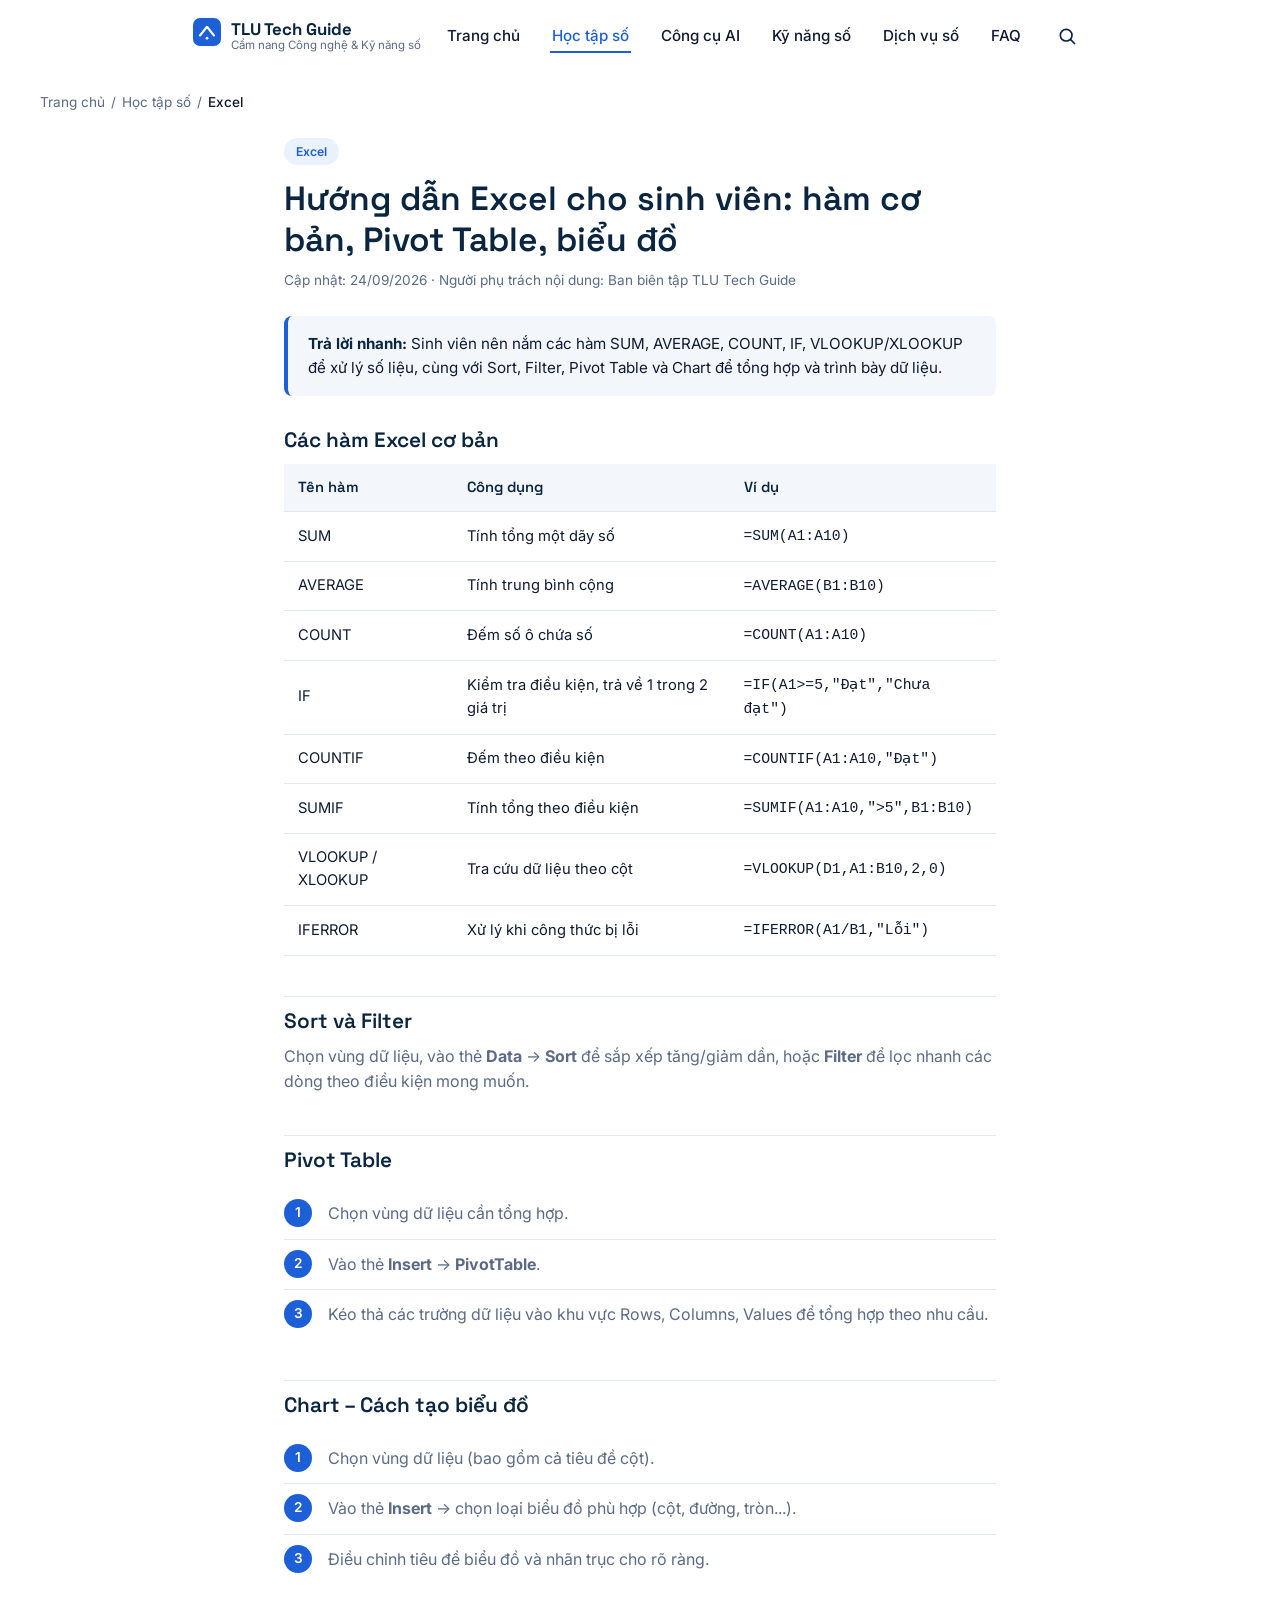
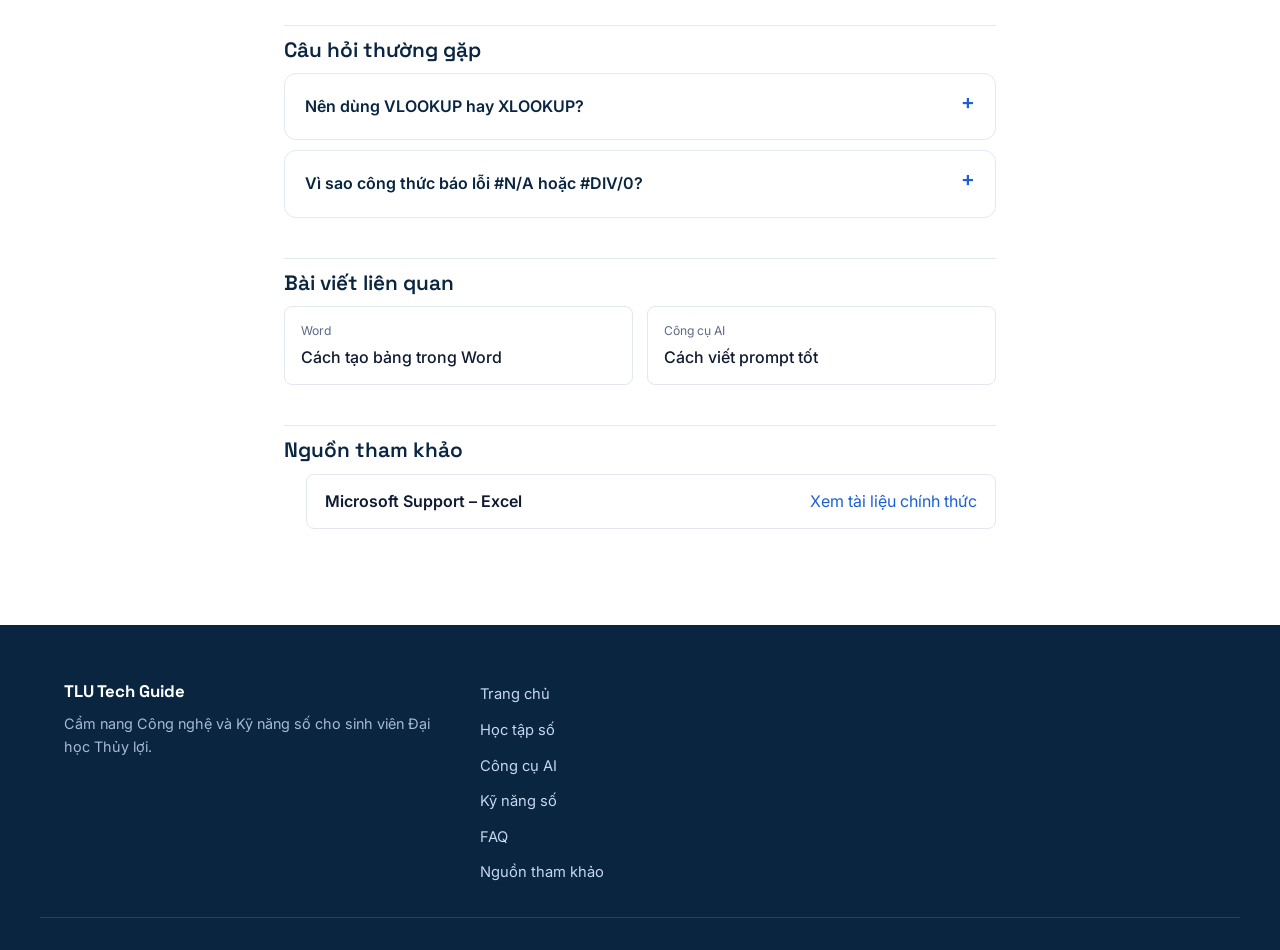
<file: pages/excel.html>
<!DOCTYPE html>
<html lang="vi">
<head>
  <meta charset="UTF-8">
  <meta name="viewport" content="width=device-width, initial-scale=1.0">
  <title>Hướng dẫn Excel cho sinh viên: hàm cơ bản, Pivot Table, biểu đồ | TLU Tech Guide</title>
  <meta name="description" content="Bảng tổng hợp hàm Excel cơ bản (SUM, IF, VLOOKUP...), cách dùng Pivot Table và tạo biểu đồ cho sinh viên Đại học Thủy lợi.">
  <meta name="robots" content="index, follow">
  <link rel="canonical" href="https://onetwotea.github.io/tlu-tech-guide/pages/excel.html">
  <meta property="og:title" content="Hướng dẫn Excel cho sinh viên: hàm cơ bản, Pivot Table, biểu đồ">
  <meta property="og:description" content="Hàm Excel cơ bản, Pivot Table và cách tạo biểu đồ cho sinh viên.">
  <meta property="og:type" content="article">
  <meta property="og:url" content="https://onetwotea.github.io/tlu-tech-guide/pages/excel.html">
  <meta property="og:image" content="https://onetwotea.github.io/tlu-tech-guide/images/og-image.png">
  <meta property="og:locale" content="vi_VN">
  <link rel="preconnect" href="https://fonts.googleapis.com">
  <link rel="preconnect" href="https://fonts.gstatic.com" crossorigin>
  <link href="https://fonts.googleapis.com/css2?family=Space+Grotesk:wght@500;600;700&family=Inter:wght@400;500;600;700&display=swap" rel="stylesheet">
  <link rel="stylesheet" href="../css/style.css">

  <script type="application/ld+json">
  {
    "@context": "https://schema.org",
    "@graph": [
      {
        "@type": "Article",
        "headline": "Hướng dẫn Excel cho sinh viên: hàm cơ bản, Pivot Table, biểu đồ",
        "description": "Bảng tổng hợp hàm Excel cơ bản (SUM, IF, VLOOKUP...), cách dùng Pivot Table và tạo biểu đồ cho sinh viên Đại học Thủy lợi.",
        "inLanguage": "vi",
        "url": "https://onetwotea.github.io/tlu-tech-guide/pages/excel.html",
        "datePublished": "2026-09-24",
        "dateModified": "2026-09-24",
        "author": { "@type": "Organization", "name": "Ban biên tập TLU Tech Guide" },
        "publisher": { "@type": "Organization", "name": "TLU Tech Guide" },
        "mainEntityOfPage": "https://onetwotea.github.io/tlu-tech-guide/pages/excel.html"
      },
      {
        "@type": "BreadcrumbList",
        "itemListElement": [
          { "@type": "ListItem", "position": 1, "name": "Trang chủ", "item": "https://onetwotea.github.io/tlu-tech-guide/index.html" },
          { "@type": "ListItem", "position": 2, "name": "Học tập số", "item": "https://onetwotea.github.io/tlu-tech-guide/index.html#categories" },
          { "@type": "ListItem", "position": 3, "name": "Excel", "item": "https://onetwotea.github.io/tlu-tech-guide/pages/excel.html" }
        ]
      },
      {
        "@type": "FAQPage",
        "mainEntity": [
          {
            "@type": "Question",
            "name": "Nên dùng VLOOKUP hay XLOOKUP?",
            "acceptedAnswer": { "@type": "Answer", "text": "XLOOKUP linh hoạt hơn (tìm được cả hai chiều), nhưng chỉ có ở các phiên bản Excel mới. Nếu máy dùng bản cũ, VLOOKUP vẫn là lựa chọn an toàn." }
          },
          {
            "@type": "Question",
            "name": "Vì sao công thức báo lỗi #N/A hoặc #DIV/0?",
            "acceptedAnswer": { "@type": "Answer", "text": "Thường do giá trị tra cứu không tồn tại hoặc chia cho 0. Có thể bọc công thức trong hàm IFERROR để xử lý gọn hơn." }
          }
        ]
      }
    ]
  }
  </script>
</head>
<body>

  <header class="site-header" id="siteHeader">
    <div class="container header-inner">
      <a href="../index.html" class="logo">
        <span class="logo-mark" aria-hidden="true">
          <svg viewBox="0 0 32 32" width="28" height="28" fill="none">
            <rect width="32" height="32" rx="8" fill="#1D5FD6"/>
            <path d="M8 20 L16 10 L24 20" stroke="#fff" stroke-width="2.4" stroke-linecap="round" stroke-linejoin="round"/>
            <circle cx="16" cy="23" r="1.6" fill="#fff"/>
          </svg>
        </span>
        <span class="logo-text">
          <strong>TLU Tech Guide</strong>
          <small>Cẩm nang Công nghệ &amp; Kỹ năng số</small>
        </span>
      </a>
      <nav class="main-nav" id="mainNav" aria-label="Menu chính">
        <ul>
          <li><a href="../index.html">Trang chủ</a></li>
          <li><a href="../pages/lms.html" aria-current="page">Học tập số</a></li>
          <li><a href="../pages/ai.html">Công cụ AI</a></li>
          <li><a href="../pages/digital-skills.html">Kỹ năng số</a></li>
          <li><a href="../pages/services.html">Dịch vụ số</a></li>
          <li><a href="../pages/faq.html">FAQ</a></li>
        </ul>
      </nav>
      <div class="header-actions">
        <button class="icon-btn" id="searchToggle" aria-label="Mở tìm kiếm" aria-expanded="false" aria-controls="searchPanel">
          <svg viewBox="0 0 24 24" width="20" height="20" fill="none"><circle cx="11" cy="11" r="7" stroke="currentColor" stroke-width="2"/><path d="M21 21l-4.3-4.3" stroke="currentColor" stroke-width="2" stroke-linecap="round"/></svg>
        </button>
        <button class="hamburger" id="hamburgerBtn" aria-label="Mở menu" aria-expanded="false" aria-controls="mainNav">
          <span></span><span></span><span></span>
        </button>
      </div>
    </div>
    <div class="search-panel" id="searchPanel" hidden>
      <label for="panelSearchInput" class="sr-only">Tìm kiếm hướng dẫn</label>
      <input type="search" id="panelSearchInput" placeholder="Tìm hướng dẫn... ví dụ: vlookup">
      <div class="search-results" id="panelSearchResults" hidden></div>
    </div>
  </header>

  <main id="mainContent">
    <div class="container breadcrumb-bar">
      <nav class="breadcrumb" aria-label="Breadcrumb">
        <a href="../index.html">Trang chủ</a><span>/</span>
        <a href="../index.html#categories">Học tập số</a><span>/</span>
        <span aria-current="page">Excel</span>
      </nav>
    </div>

    <article class="article">
      <div class="container container-narrow">
        <p class="article-category">Excel</p>
        <h1>Hướng dẫn Excel cho sinh viên: hàm cơ bản, Pivot Table, biểu đồ</h1>
        <p class="article-meta">Cập nhật: 24/09/2026 · Người phụ trách nội dung: Ban biên tập TLU Tech Guide</p>

        <div class="callout quick-answer">
          <strong>Trả lời nhanh:</strong> Sinh viên nên nắm các hàm SUM, AVERAGE, COUNT, IF, VLOOKUP/XLOOKUP để xử lý số liệu, cùng với Sort, Filter, Pivot Table và Chart để tổng hợp và trình bày dữ liệu.
        </div>

        <h2 id="ham-co-ban">Các hàm Excel cơ bản</h2>
        <div class="table-wrap">
          <table>
            <thead>
              <tr><th>Tên hàm</th><th>Công dụng</th><th>Ví dụ</th></tr>
            </thead>
            <tbody>
              <tr><td>SUM</td><td>Tính tổng một dãy số</td><td><code>=SUM(A1:A10)</code></td></tr>
              <tr><td>AVERAGE</td><td>Tính trung bình cộng</td><td><code>=AVERAGE(B1:B10)</code></td></tr>
              <tr><td>COUNT</td><td>Đếm số ô chứa số</td><td><code>=COUNT(A1:A10)</code></td></tr>
              <tr><td>IF</td><td>Kiểm tra điều kiện, trả về 1 trong 2 giá trị</td><td><code>=IF(A1&gt;=5,"Đạt","Chưa đạt")</code></td></tr>
              <tr><td>COUNTIF</td><td>Đếm theo điều kiện</td><td><code>=COUNTIF(A1:A10,"Đạt")</code></td></tr>
              <tr><td>SUMIF</td><td>Tính tổng theo điều kiện</td><td><code>=SUMIF(A1:A10,"&gt;5",B1:B10)</code></td></tr>
              <tr><td>VLOOKUP / XLOOKUP</td><td>Tra cứu dữ liệu theo cột</td><td><code>=VLOOKUP(D1,A1:B10,2,0)</code></td></tr>
              <tr><td>IFERROR</td><td>Xử lý khi công thức bị lỗi</td><td><code>=IFERROR(A1/B1,"Lỗi")</code></td></tr>
            </tbody>
          </table>
        </div>

        <h2 id="sap-xep-loc">Sort và Filter</h2>
        <p>Chọn vùng dữ liệu, vào thẻ <strong>Data</strong> → <strong>Sort</strong> để sắp xếp tăng/giảm dần, hoặc <strong>Filter</strong> để lọc nhanh các dòng theo điều kiện mong muốn.</p>

        <h2 id="pivot-table">Pivot Table</h2>
        <ol class="steps-list">
          <li>Chọn vùng dữ liệu cần tổng hợp.</li>
          <li>Vào thẻ <strong>Insert</strong> → <strong>PivotTable</strong>.</li>
          <li>Kéo thả các trường dữ liệu vào khu vực Rows, Columns, Values để tổng hợp theo nhu cầu.</li>
        </ol>

        <h2 id="bieu-do">Chart – Cách tạo biểu đồ</h2>
        <ol class="steps-list">
          <li>Chọn vùng dữ liệu (bao gồm cả tiêu đề cột).</li>
          <li>Vào thẻ <strong>Insert</strong> → chọn loại biểu đồ phù hợp (cột, đường, tròn...).</li>
          <li>Điều chỉnh tiêu đề biểu đồ và nhãn trục cho rõ ràng.</li>
        </ol>

        <h2>Câu hỏi thường gặp</h2>
        <div class="faq-list">
          <details class="faq-item">
            <summary>Nên dùng VLOOKUP hay XLOOKUP?</summary>
            <p>XLOOKUP linh hoạt hơn (tìm được cả hai chiều), nhưng chỉ có ở các phiên bản Excel mới. Nếu máy dùng bản cũ, VLOOKUP vẫn là lựa chọn an toàn.</p>
          </details>
          <details class="faq-item">
            <summary>Vì sao công thức báo lỗi #N/A hoặc #DIV/0?</summary>
            <p>Thường do giá trị tra cứu không tồn tại hoặc chia cho 0. Có thể bọc công thức trong hàm IFERROR để xử lý gọn hơn.</p>
          </details>
        </div>

        <h2>Bài viết liên quan</h2>
        <div class="related-grid">
          <a class="related-card" href="../pages/word.html#tao-bang"><span>Word</span>Cách tạo bảng trong Word</a>
          <a class="related-card" href="../pages/ai.html#viet-prompt"><span>Công cụ AI</span>Cách viết prompt tốt</a>
        </div>

        <h2>Nguồn tham khảo</h2>
        <ul class="source-list">
          <li><span class="source-name">Microsoft Support – Excel</span><a href="https://support.microsoft.com/excel">Xem tài liệu chính thức</a></li>
        </ul>
      </div>
    </article>
  </main>

  <footer class="site-footer">
    <div class="container footer-inner">
      <div class="footer-brand">
        <span class="logo-text"><strong>TLU Tech Guide</strong></span>
        <p>Cẩm nang Công nghệ và Kỹ năng số cho sinh viên Đại học Thủy lợi.</p>
      </div>
      <nav class="footer-nav" aria-label="Liên kết footer">
        <ul>
          <li><a href="../index.html">Trang chủ</a></li>
          <li><a href="../pages/lms.html">Học tập số</a></li>
          <li><a href="../pages/ai.html">Công cụ AI</a></li>
          <li><a href="../pages/digital-skills.html">Kỹ năng số</a></li>
          <li><a href="../pages/faq.html">FAQ</a></li>
          <li><a href="../pages/sources.html">Nguồn tham khảo</a></li>
        </ul>
      </nav>

    </div>
  </footer>

  <script src="../js/data.js"></script>
  <script src="../js/script.js"></script>
</body>
</html>
</file>
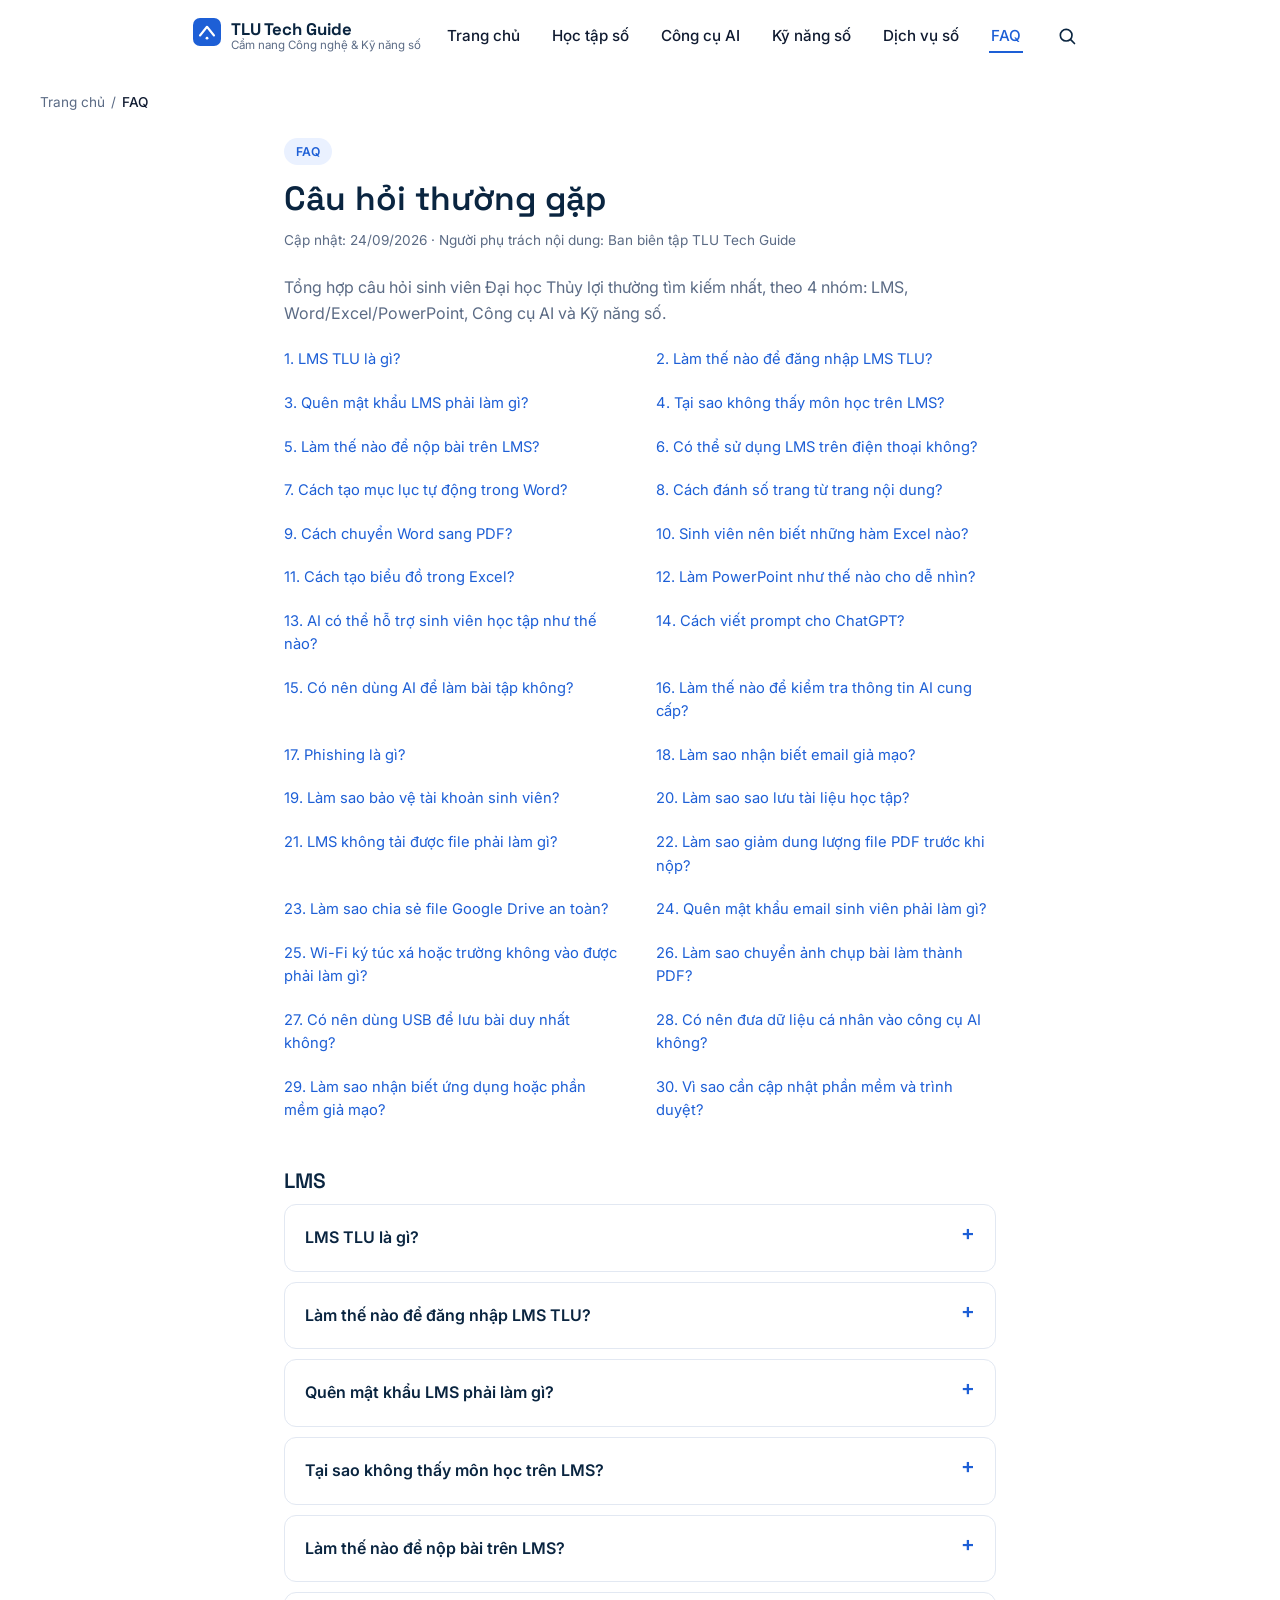
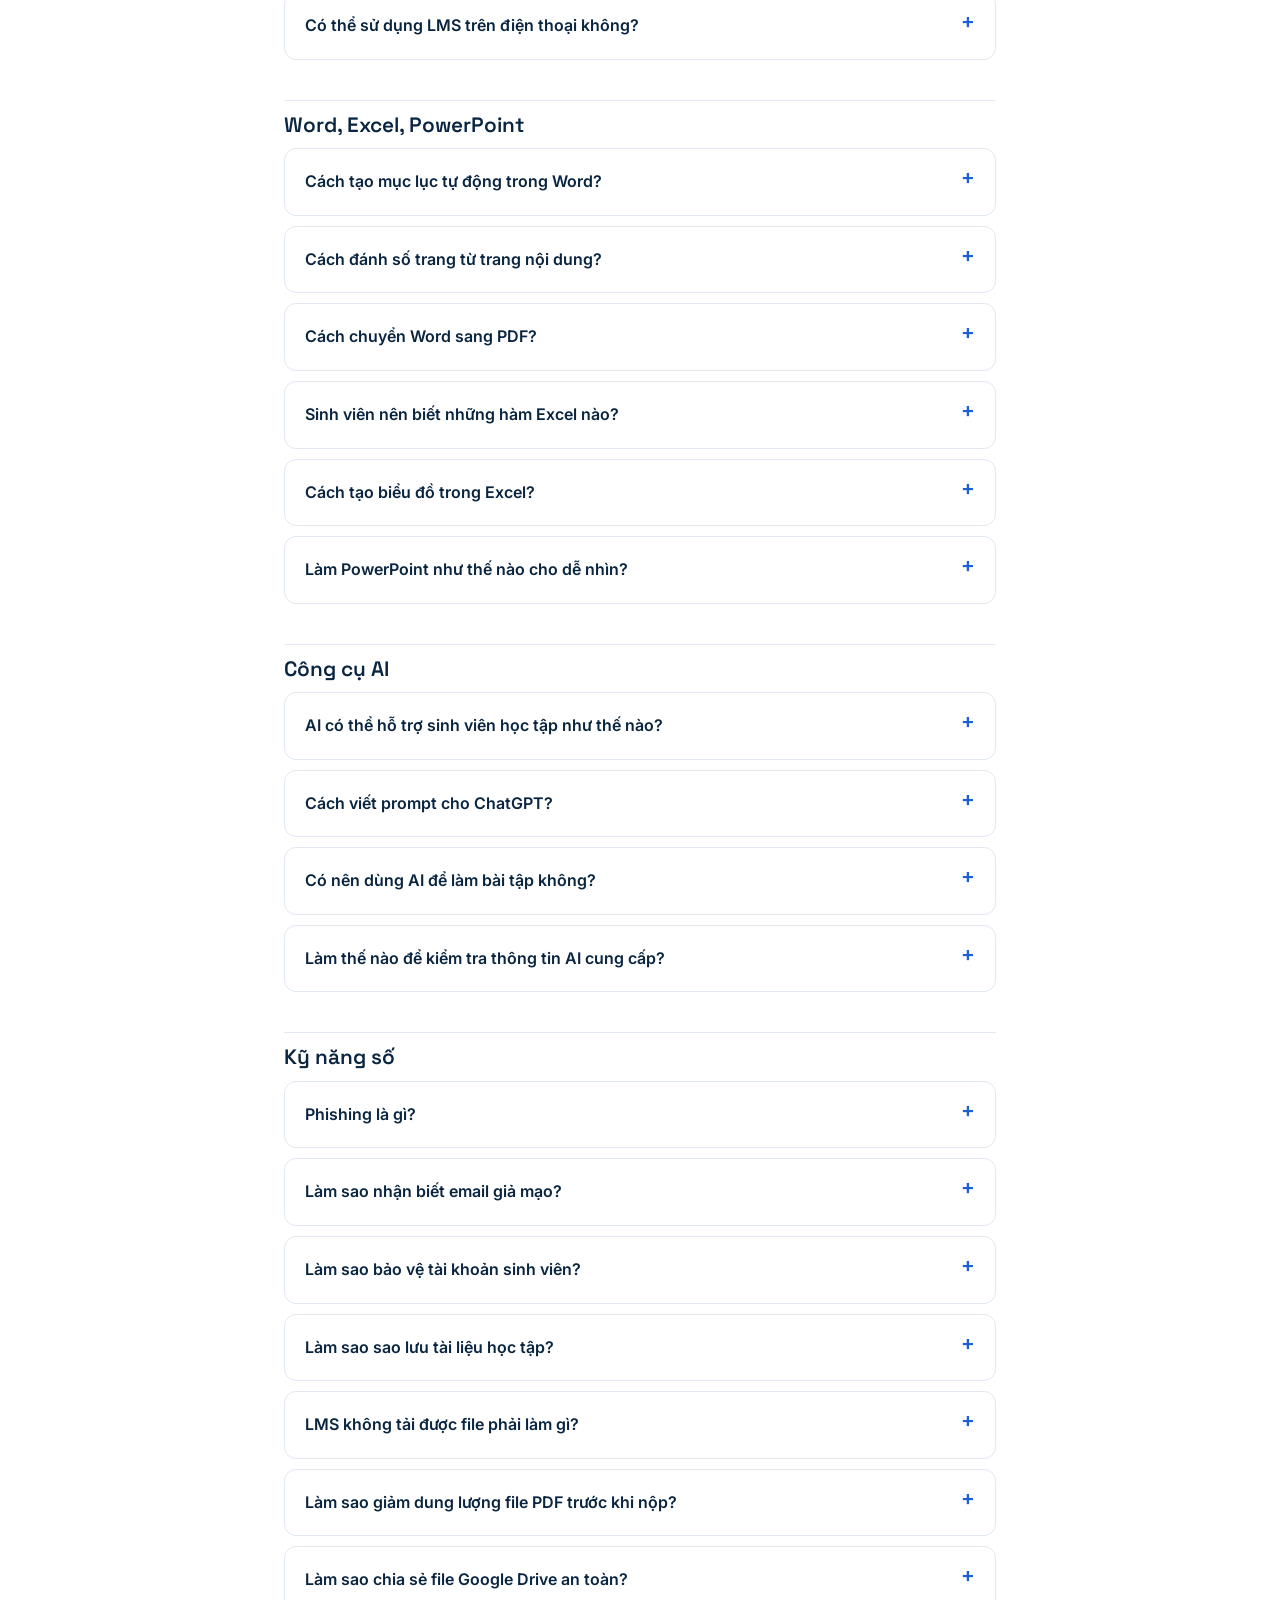
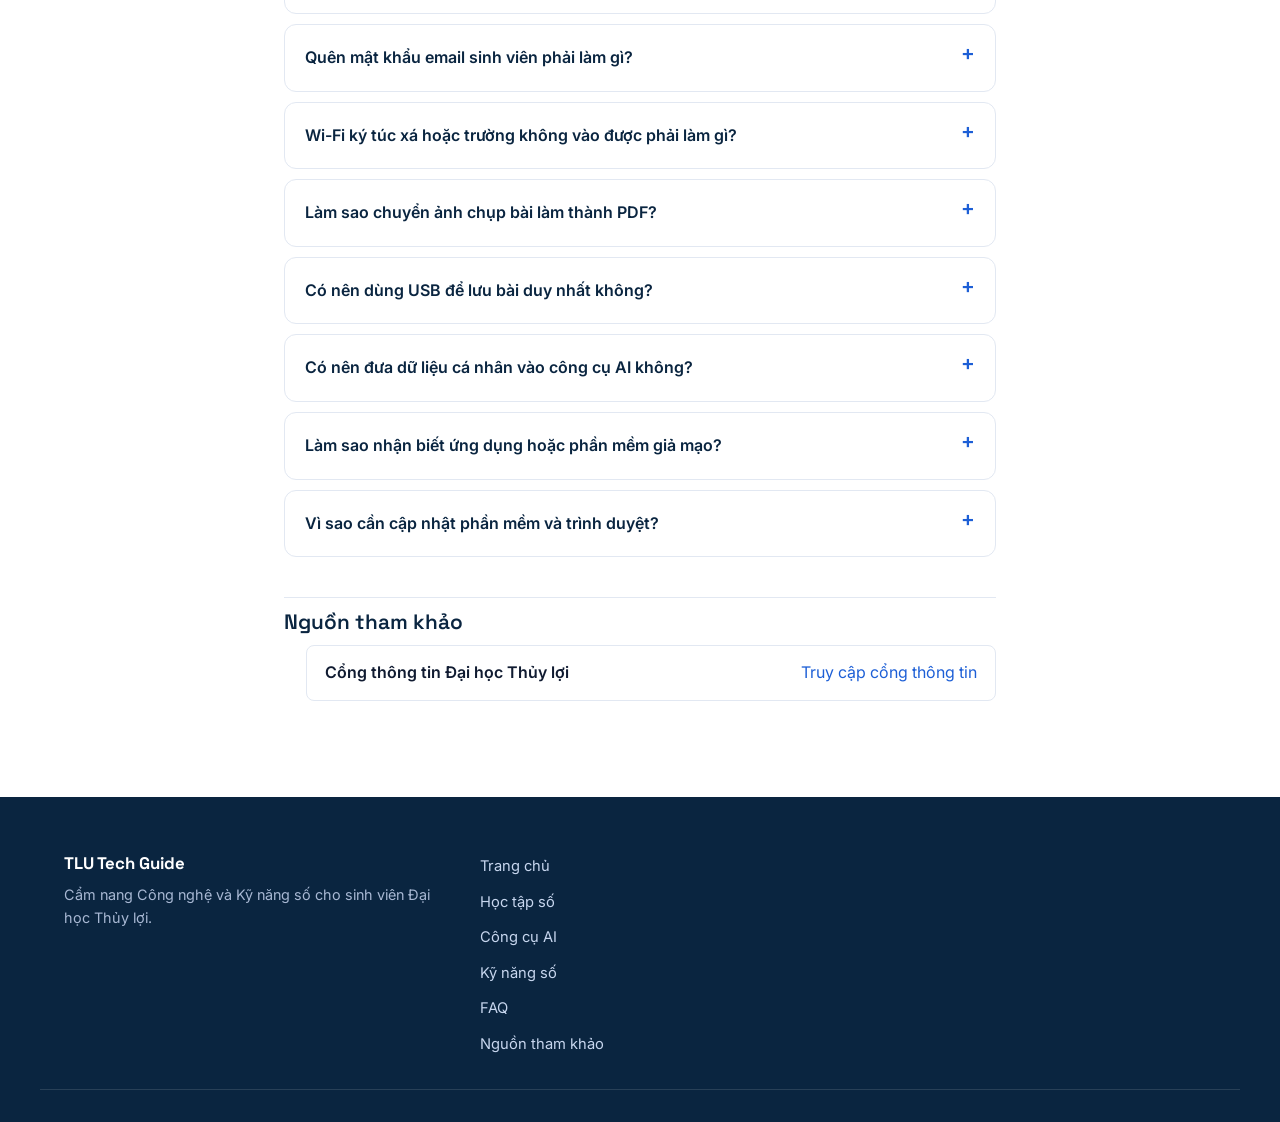
<file: pages/faq.html>
<!DOCTYPE html>
<html lang="vi">
<head>
  <meta charset="UTF-8">
  <meta name="viewport" content="width=device-width, initial-scale=1.0">
  <title>FAQ – Câu hỏi thường gặp về LMS, Word, Excel, AI, bảo mật | TLU Tech Guide</title>
  <meta name="description" content="30 câu hỏi thường gặp của sinh viên Đại học Thủy lợi về LMS, Word, Excel, PowerPoint, email, lưu trữ, công cụ AI và bảo mật tài khoản.">
  <meta name="robots" content="index, follow">
  <link rel="canonical" href="https://onetwotea.github.io/tlu-tech-guide/pages/faq.html">
  <meta property="og:title" content="FAQ – Câu hỏi thường gặp về LMS, Word, Excel, AI, bảo mật">
  <meta property="og:description" content="20 câu hỏi thường gặp của sinh viên TLU về học tập số, AI và bảo mật tài khoản.">
  <meta property="og:type" content="website">
  <meta property="og:url" content="https://onetwotea.github.io/tlu-tech-guide/pages/faq.html">
  <meta property="og:image" content="https://onetwotea.github.io/tlu-tech-guide/images/og-image.png">
  <meta property="og:locale" content="vi_VN">
  <link rel="preconnect" href="https://fonts.googleapis.com">
  <link rel="preconnect" href="https://fonts.gstatic.com" crossorigin>
  <link href="https://fonts.googleapis.com/css2?family=Space+Grotesk:wght@500;600;700&family=Inter:wght@400;500;600;700&display=swap" rel="stylesheet">
  <link rel="stylesheet" href="../css/style.css">

  <script type="application/ld+json">
  {
    "@context": "https://schema.org",
    "@graph": [
      {
        "@type": "BreadcrumbList",
        "itemListElement": [
          { "@type": "ListItem", "position": 1, "name": "Trang chủ", "item": "https://onetwotea.github.io/tlu-tech-guide/index.html" },
          { "@type": "ListItem", "position": 2, "name": "FAQ", "item": "https://onetwotea.github.io/tlu-tech-guide/pages/faq.html" }
        ]
      },
      {
        "@type": "FAQPage",
        "mainEntity": [
          { "@type": "Question", "name": "LMS TLU là gì?", "acceptedAnswer": { "@type": "Answer", "text": "LMS TLU là hệ thống quản lý học tập trực tuyến của Đại học Thủy lợi, nơi sinh viên xem tài liệu, làm bài tập và theo dõi môn học." } },
          { "@type": "Question", "name": "Làm thế nào để đăng nhập LMS TLU?", "acceptedAnswer": { "@type": "Answer", "text": "Truy cập địa chỉ LMS chính thức, nhập tài khoản và mật khẩu sinh viên được cấp." } },
          { "@type": "Question", "name": "Quên mật khẩu LMS phải làm gì?", "acceptedAnswer": { "@type": "Answer", "text": "Sử dụng chức năng khôi phục mật khẩu trên trang đăng nhập LMS, hoặc liên hệ đơn vị hỗ trợ CNTT của trường." } },
          { "@type": "Question", "name": "Tại sao không thấy môn học trên LMS?", "acceptedAnswer": { "@type": "Answer", "text": "Có thể do thời khóa biểu chưa cập nhật hoặc hệ thống chưa đồng bộ. Hãy tải lại trang hoặc liên hệ giảng viên/phòng đào tạo nếu vẫn không thấy môn học." } },
          { "@type": "Question", "name": "Làm thế nào để nộp bài trên LMS?", "acceptedAnswer": { "@type": "Answer", "text": "Vào đúng môn học, chọn bài tập cần nộp, tải file lên và xác nhận nộp bài trước hạn." } },
          { "@type": "Question", "name": "Có thể sử dụng LMS trên điện thoại không?", "acceptedAnswer": { "@type": "Answer", "text": "Phần lớn hệ thống LMS truy cập được qua trình duyệt trên điện thoại." } },
          { "@type": "Question", "name": "Cách tạo mục lục tự động trong Word?", "acceptedAnswer": { "@type": "Answer", "text": "Đặt Heading cho các tiêu đề, sau đó vào References → Table of Contents để chèn mục lục." } },
          { "@type": "Question", "name": "Cách đánh số trang từ trang nội dung?", "acceptedAnswer": { "@type": "Answer", "text": "Dùng Section Break để tách trang bìa khỏi phần nội dung, sau đó đánh số trang riêng cho từng phần." } },
          { "@type": "Question", "name": "Cách chuyển Word sang PDF?", "acceptedAnswer": { "@type": "Answer", "text": "Vào File → Save As, chọn định dạng PDF rồi lưu lại." } },
          { "@type": "Question", "name": "Sinh viên nên biết những hàm Excel nào?", "acceptedAnswer": { "@type": "Answer", "text": "Các hàm cơ bản gồm SUM, AVERAGE, COUNT, IF, COUNTIF, SUMIF, VLOOKUP/XLOOKUP, IFERROR." } },
          { "@type": "Question", "name": "Cách tạo biểu đồ trong Excel?", "acceptedAnswer": { "@type": "Answer", "text": "Chọn vùng dữ liệu, vào Insert và chọn loại biểu đồ phù hợp." } },
          { "@type": "Question", "name": "Làm PowerPoint như thế nào cho dễ nhìn?", "acceptedAnswer": { "@type": "Answer", "text": "Giữ bố cục đơn giản, ít chữ, font và màu thống nhất." } },
          { "@type": "Question", "name": "AI có thể hỗ trợ sinh viên học tập như thế nào?", "acceptedAnswer": { "@type": "Answer", "text": "AI có thể giải thích khái niệm, gợi ý dàn ý, kiểm tra lỗi chính tả và hỗ trợ lập kế hoạch học tập." } },
          { "@type": "Question", "name": "Cách viết prompt cho ChatGPT?", "acceptedAnswer": { "@type": "Answer", "text": "Nêu rõ bối cảnh, mô tả cụ thể yêu cầu đầu ra và phản hồi lại nếu câu trả lời chưa đúng ý." } },
          { "@type": "Question", "name": "Có nên dùng AI để làm bài tập không?", "acceptedAnswer": { "@type": "Answer", "text": "Có thể dùng AI để hỗ trợ hiểu bài, tra cứu hoặc gợi ý dàn ý, nhưng không nên để AI làm thay toàn bộ bài tập rồi nộp như sản phẩm tự làm." } },
          { "@type": "Question", "name": "Làm thế nào để kiểm tra thông tin AI cung cấp?", "acceptedAnswer": { "@type": "Answer", "text": "Đối chiếu với tài liệu môn học, nguồn chính thức hoặc hỏi lại giảng viên với các thông tin quan trọng, số liệu, trích dẫn." } },
          { "@type": "Question", "name": "Phishing là gì?", "acceptedAnswer": { "@type": "Answer", "text": "Phishing là hình thức lừa đảo qua email/tin nhắn giả mạo nhằm đánh cắp tài khoản, mật khẩu hoặc thông tin cá nhân." } },
          { "@type": "Question", "name": "Làm sao nhận biết email giả mạo?", "acceptedAnswer": { "@type": "Answer", "text": "Kiểm tra địa chỉ gửi có khớp tên miền chính thức không, cảnh giác với yêu cầu bấm link gấp gáp hoặc đe dọa khóa tài khoản." } },
          { "@type": "Question", "name": "Làm sao bảo vệ tài khoản sinh viên?", "acceptedAnswer": { "@type": "Answer", "text": "Dùng mật khẩu mạnh, bật xác thực hai yếu tố và cảnh giác với email/link lạ." } },
          { "@type": "Question", "name": "Làm sao sao lưu tài liệu học tập?", "acceptedAnswer": { "@type": "Answer", "text": "Lưu trữ trên dịch vụ đám mây như Google Drive, sắp xếp theo thư mục rõ ràng và sao lưu định kỳ." } },
          { "@type": "Question", "name": "LMS không tải được file phải làm gì?", "acceptedAnswer": { "@type": "Answer", "text": "Kiểm tra dung lượng và định dạng file, đổi tên file không chứa ký tự đặc biệt, thử mạng hoặc trình duyệt khác rồi tải lại." } },
          { "@type": "Question", "name": "Làm sao giảm dung lượng file PDF trước khi nộp?", "acceptedAnswer": { "@type": "Answer", "text": "Xóa trang hoặc hình ảnh không cần thiết, giảm độ phân giải ảnh và dùng chức năng Optimize hoặc Compress PDF trên công cụ đáng tin cậy." } },
          { "@type": "Question", "name": "Làm sao chia sẻ file Google Drive an toàn?", "acceptedAnswer": { "@type": "Answer", "text": "Chia sẻ đúng email người nhận, ưu tiên quyền Người xem hoặc Người nhận xét, và tắt quyền truy cập khi không còn cần thiết." } },
          { "@type": "Question", "name": "Quên mật khẩu email sinh viên phải làm gì?", "acceptedAnswer": { "@type": "Answer", "text": "Dùng quy trình khôi phục chính thức của hệ thống email hoặc liên hệ bộ phận hỗ trợ CNTT; không gửi mật khẩu cho người khác." } },
          { "@type": "Question", "name": "Wi-Fi ký túc xá hoặc trường không vào được phải làm gì?", "acceptedAnswer": { "@type": "Answer", "text": "Kiểm tra trạng thái Wi-Fi, thử quên mạng rồi kết nối lại, mở một trang web để hoàn tất đăng nhập nếu có, và liên hệ hỗ trợ khi vẫn không truy cập được." } },
          { "@type": "Question", "name": "Làm sao chuyển ảnh chụp bài làm thành PDF?", "acceptedAnswer": { "@type": "Answer", "text": "Dùng tính năng quét tài liệu trên ứng dụng ghi chú hoặc ứng dụng scan đáng tin cậy, kiểm tra độ rõ và thứ tự trang trước khi xuất PDF." } },
          { "@type": "Question", "name": "Có nên dùng USB để lưu bài duy nhất không?", "acceptedAnswer": { "@type": "Answer", "text": "Không nên. Hãy giữ ít nhất một bản trên máy và một bản sao lưu trên dịch vụ đám mây hoặc thiết bị khác." } },
          { "@type": "Question", "name": "Có nên đưa dữ liệu cá nhân vào công cụ AI không?", "acceptedAnswer": { "@type": "Answer", "text": "Không nên đưa mật khẩu, mã sinh viên, số điện thoại, tài liệu nội bộ hoặc dữ liệu nhận diện cá nhân vào công cụ AI nếu không hiểu rõ chính sách dữ liệu." } },
          { "@type": "Question", "name": "Làm sao nhận biết ứng dụng hoặc phần mềm giả mạo?", "acceptedAnswer": { "@type": "Answer", "text": "Tải từ trang chính thức hoặc kho ứng dụng uy tín, kiểm tra nhà phát triển, quyền truy cập và đánh giá trước khi cài đặt; tránh file cài đặt từ link lạ." } },
          { "@type": "Question", "name": "Vì sao cần cập nhật phần mềm và trình duyệt?", "acceptedAnswer": { "@type": "Answer", "text": "Bản cập nhật thường sửa lỗi và lỗ hổng bảo mật, đồng thời cải thiện khả năng tương thích với các hệ thống học tập trực tuyến." } }
        ]
      }
    ]
  }
  </script>
</head>
<body>

  <header class="site-header" id="siteHeader">
    <div class="container header-inner">
      <a href="../index.html" class="logo">
        <span class="logo-mark" aria-hidden="true">
          <svg viewBox="0 0 32 32" width="28" height="28" fill="none">
            <rect width="32" height="32" rx="8" fill="#1D5FD6"/>
            <path d="M8 20 L16 10 L24 20" stroke="#fff" stroke-width="2.4" stroke-linecap="round" stroke-linejoin="round"/>
            <circle cx="16" cy="23" r="1.6" fill="#fff"/>
          </svg>
        </span>
        <span class="logo-text">
          <strong>TLU Tech Guide</strong>
          <small>Cẩm nang Công nghệ &amp; Kỹ năng số</small>
        </span>
      </a>
      <nav class="main-nav" id="mainNav" aria-label="Menu chính">
        <ul>
          <li><a href="../index.html">Trang chủ</a></li>
          <li><a href="../pages/lms.html">Học tập số</a></li>
          <li><a href="../pages/ai.html">Công cụ AI</a></li>
          <li><a href="../pages/digital-skills.html">Kỹ năng số</a></li>
          <li><a href="../pages/services.html">Dịch vụ số</a></li>
          <li><a href="../pages/faq.html" aria-current="page">FAQ</a></li>
        </ul>
      </nav>
      <div class="header-actions">
        <button class="icon-btn" id="searchToggle" aria-label="Mở tìm kiếm" aria-expanded="false" aria-controls="searchPanel">
          <svg viewBox="0 0 24 24" width="20" height="20" fill="none"><circle cx="11" cy="11" r="7" stroke="currentColor" stroke-width="2"/><path d="M21 21l-4.3-4.3" stroke="currentColor" stroke-width="2" stroke-linecap="round"/></svg>
        </button>
        <button class="hamburger" id="hamburgerBtn" aria-label="Mở menu" aria-expanded="false" aria-controls="mainNav">
          <span></span><span></span><span></span>
        </button>
      </div>
    </div>
    <div class="search-panel" id="searchPanel" hidden>
      <label for="panelSearchInput" class="sr-only">Tìm kiếm hướng dẫn</label>
      <input type="search" id="panelSearchInput" placeholder="Tìm hướng dẫn...">
      <div class="search-results" id="panelSearchResults" hidden></div>
    </div>
  </header>

  <main id="mainContent">
    <div class="container breadcrumb-bar">
      <nav class="breadcrumb" aria-label="Breadcrumb">
        <a href="../index.html">Trang chủ</a><span>/</span>
        <span aria-current="page">FAQ</span>
      </nav>
    </div>

    <article class="article">
      <div class="container container-narrow">
        <p class="article-category">FAQ</p>
        <h1>Câu hỏi thường gặp</h1>
        <p class="article-meta">Cập nhật: 24/09/2026 · Người phụ trách nội dung: Ban biên tập TLU Tech Guide</p>
        <p>Tổng hợp câu hỏi sinh viên Đại học Thủy lợi thường tìm kiếm nhất, theo 4 nhóm: LMS, Word/Excel/PowerPoint, Công cụ AI và Kỹ năng số.</p>

        <nav class="faq-hub-grid" aria-label="Danh sách câu hỏi">
          <a href="#faq-lms-la-gi">1. LMS TLU là gì?</a>
          <a href="#faq-dang-nhap-lms">2. Làm thế nào để đăng nhập LMS TLU?</a>
          <a href="#faq-quen-mat-khau-lms">3. Quên mật khẩu LMS phải làm gì?</a>
          <a href="#faq-khong-thay-mon-hoc">4. Tại sao không thấy môn học trên LMS?</a>
          <a href="#faq-nop-bai-lms">5. Làm thế nào để nộp bài trên LMS?</a>
          <a href="#faq-lms-tren-dien-thoai">6. Có thể sử dụng LMS trên điện thoại không?</a>
          <a href="#faq-muc-luc-tu-dong">7. Cách tạo mục lục tự động trong Word?</a>
          <a href="#faq-danh-so-trang">8. Cách đánh số trang từ trang nội dung?</a>
          <a href="#faq-xuat-pdf">9. Cách chuyển Word sang PDF?</a>
          <a href="#faq-ham-excel">10. Sinh viên nên biết những hàm Excel nào?</a>
          <a href="#faq-bieu-do-excel">11. Cách tạo biểu đồ trong Excel?</a>
          <a href="#faq-powerpoint-de-nhin">12. Làm PowerPoint như thế nào cho dễ nhìn?</a>
          <a href="#faq-ai-ho-tro">13. AI có thể hỗ trợ sinh viên học tập như thế nào?</a>
          <a href="#faq-viet-prompt">14. Cách viết prompt cho ChatGPT?</a>
          <a href="#faq-dung-ai-lam-bai-tap">15. Có nên dùng AI để làm bài tập không?</a>
          <a href="#faq-kiem-tra-thong-tin-ai">16. Làm thế nào để kiểm tra thông tin AI cung cấp?</a>
          <a href="#faq-phishing-la-gi">17. Phishing là gì?</a>
          <a href="#faq-nhan-biet-email-gia-mao">18. Làm sao nhận biết email giả mạo?</a>
          <a href="#faq-bao-ve-tai-khoan">19. Làm sao bảo vệ tài khoản sinh viên?</a>
          <a href="#faq-sao-luu-tai-lieu">20. Làm sao sao lưu tài liệu học tập?</a>
          <a href="#faq-lms-khong-tai-file">21. LMS không tải được file phải làm gì?</a>
          <a href="#faq-giam-dung-luong-pdf">22. Làm sao giảm dung lượng file PDF trước khi nộp?</a>
          <a href="#faq-chia-se-drive">23. Làm sao chia sẻ file Google Drive an toàn?</a>
          <a href="#faq-quen-email">24. Quên mật khẩu email sinh viên phải làm gì?</a>
          <a href="#faq-wifi">25. Wi-Fi ký túc xá hoặc trường không vào được phải làm gì?</a>
          <a href="#faq-anh-thanh-pdf">26. Làm sao chuyển ảnh chụp bài làm thành PDF?</a>
          <a href="#faq-usb">27. Có nên dùng USB để lưu bài duy nhất không?</a>
          <a href="#faq-du-lieu-ai">28. Có nên đưa dữ liệu cá nhân vào công cụ AI không?</a>
          <a href="#faq-phan-mem-gia-mao">29. Làm sao nhận biết ứng dụng hoặc phần mềm giả mạo?</a>
          <a href="#faq-cap-nhat-phan-mem">30. Vì sao cần cập nhật phần mềm và trình duyệt?</a>
        </nav>

        <h2>LMS</h2>
        <div class="faq-list">
          <details class="faq-item" id="faq-lms-la-gi">
            <summary>LMS TLU là gì?</summary>
            <p>LMS TLU là hệ thống quản lý học tập trực tuyến của Đại học Thủy lợi, nơi sinh viên xem tài liệu, làm bài tập và theo dõi môn học. Xem chi tiết tại <a href="../pages/lms.html#lms-la-gi">trang LMS TLU</a>.</p>
          </details>
          <details class="faq-item" id="faq-dang-nhap-lms">
            <summary>Làm thế nào để đăng nhập LMS TLU?</summary>
            <p>Truy cập địa chỉ LMS chính thức, nhập tài khoản và mật khẩu sinh viên được cấp. Xem các bước chi tiết tại <a href="../pages/lms.html#dang-nhap">Cách đăng nhập LMS TLU</a>.</p>
          </details>
          <details class="faq-item" id="faq-quen-mat-khau-lms">
            <summary>Quên mật khẩu LMS phải làm gì?</summary>
            <p>Sử dụng chức năng khôi phục mật khẩu trên trang đăng nhập LMS, hoặc liên hệ đơn vị hỗ trợ CNTT của trường.</p>
          </details>
          <details class="faq-item" id="faq-khong-thay-mon-hoc">
            <summary>Tại sao không thấy môn học trên LMS?</summary>
            <p>Có thể do thời khóa biểu chưa cập nhật hoặc hệ thống chưa đồng bộ. Hãy tải lại trang hoặc liên hệ giảng viên/phòng đào tạo nếu vẫn không thấy môn học.</p>
          </details>
          <details class="faq-item" id="faq-nop-bai-lms">
            <summary>Làm thế nào để nộp bài trên LMS?</summary>
            <p>Vào đúng môn học, chọn bài tập cần nộp, tải file lên và xác nhận nộp bài trước hạn. Xem chi tiết tại <a href="../pages/lms.html#nop-bai">Cách nộp bài trên LMS</a>.</p>
          </details>
          <details class="faq-item" id="faq-lms-tren-dien-thoai">
            <summary>Có thể sử dụng LMS trên điện thoại không?</summary>
            <p>Phần lớn hệ thống LMS truy cập được qua trình duyệt trên điện thoại.</p>
          </details>
        </div>

        <h2>Word, Excel, PowerPoint</h2>
        <div class="faq-list">
          <details class="faq-item" id="faq-muc-luc-tu-dong">
            <summary>Cách tạo mục lục tự động trong Word?</summary>
            <p>Đặt Heading cho các tiêu đề, sau đó vào <strong>References → Table of Contents</strong> để chèn mục lục. Xem chi tiết tại <a href="../pages/word.html#muc-luc-tu-dong">trang Word</a>.</p>
          </details>
          <details class="faq-item" id="faq-danh-so-trang">
            <summary>Cách đánh số trang từ trang nội dung?</summary>
            <p>Dùng Section Break để tách trang bìa khỏi phần nội dung, sau đó đánh số trang riêng cho từng phần. Xem chi tiết tại <a href="../pages/word.html#danh-so-trang">Cách đánh số trang</a>.</p>
          </details>
          <details class="faq-item" id="faq-xuat-pdf">
            <summary>Cách chuyển Word sang PDF?</summary>
            <p>Vào <strong>File → Save As</strong>, chọn định dạng PDF rồi lưu lại. Xem chi tiết tại <a href="../pages/word.html#xuat-pdf">Cách xuất Word sang PDF</a>.</p>
          </details>
          <details class="faq-item" id="faq-ham-excel">
            <summary>Sinh viên nên biết những hàm Excel nào?</summary>
            <p>Các hàm cơ bản gồm SUM, AVERAGE, COUNT, IF, COUNTIF, SUMIF, VLOOKUP/XLOOKUP, IFERROR. Xem bảng đầy đủ tại <a href="../pages/excel.html#ham-co-ban">trang Excel</a>.</p>
          </details>
          <details class="faq-item" id="faq-bieu-do-excel">
            <summary>Cách tạo biểu đồ trong Excel?</summary>
            <p>Chọn vùng dữ liệu, vào <strong>Insert</strong> và chọn loại biểu đồ phù hợp. Xem chi tiết tại <a href="../pages/excel.html#bieu-do">Cách tạo biểu đồ trong Excel</a>.</p>
          </details>
          <details class="faq-item" id="faq-powerpoint-de-nhin">
            <summary>Làm PowerPoint như thế nào cho dễ nhìn?</summary>
            <p>Giữ bố cục đơn giản, ít chữ, font và màu thống nhất. Xem chi tiết tại <a href="../pages/powerpoint.html#thiet-ke-slide">Cách thiết kế slide dễ nhìn</a>.</p>
          </details>
        </div>

        <h2>Công cụ AI</h2>
        <div class="faq-list">
          <details class="faq-item" id="faq-ai-ho-tro">
            <summary>AI có thể hỗ trợ sinh viên học tập như thế nào?</summary>
            <p>AI có thể giải thích khái niệm, gợi ý dàn ý, kiểm tra lỗi chính tả và hỗ trợ lập kế hoạch học tập. Xem chi tiết tại <a href="../pages/ai.html#ai-giup-gi">trang Công cụ AI</a>.</p>
          </details>
          <details class="faq-item" id="faq-viet-prompt">
            <summary>Cách viết prompt cho ChatGPT?</summary>
            <p>Nêu rõ bối cảnh, mô tả cụ thể yêu cầu đầu ra và phản hồi lại nếu câu trả lời chưa đúng ý. Xem chi tiết tại <a href="../pages/ai.html#viet-prompt">Cách viết prompt tốt</a>.</p>
          </details>
          <details class="faq-item" id="faq-dung-ai-lam-bai-tap">
            <summary>Có nên dùng AI để làm bài tập không?</summary>
            <p>Có thể dùng AI để hỗ trợ hiểu bài, tra cứu hoặc gợi ý dàn ý, nhưng không nên để AI làm thay toàn bộ bài tập rồi nộp như sản phẩm tự làm.</p>
          </details>
          <details class="faq-item" id="faq-kiem-tra-thong-tin-ai">
            <summary>Làm thế nào để kiểm tra thông tin AI cung cấp?</summary>
            <p>Đối chiếu với tài liệu môn học, nguồn chính thức hoặc hỏi lại giảng viên với các thông tin quan trọng, số liệu, trích dẫn.</p>
          </details>
        </div>

        <h2>Kỹ năng số</h2>
        <div class="faq-list">
          <details class="faq-item" id="faq-phishing-la-gi">
            <summary>Phishing là gì?</summary>
            <p>Phishing là hình thức lừa đảo qua email/tin nhắn giả mạo nhằm đánh cắp tài khoản, mật khẩu hoặc thông tin cá nhân. Xem chi tiết tại <a href="../pages/digital-skills.html#nhan-biet-phishing">trang Kỹ năng số</a>.</p>
          </details>
          <details class="faq-item" id="faq-nhan-biet-email-gia-mao">
            <summary>Làm sao nhận biết email giả mạo?</summary>
            <p>Kiểm tra địa chỉ gửi có khớp tên miền chính thức không, cảnh giác với yêu cầu bấm link gấp gáp hoặc đe dọa khóa tài khoản. Xem chi tiết tại <a href="../pages/digital-skills.html#nhan-biet-phishing">Cách nhận biết phishing</a>.</p>
          </details>
          <details class="faq-item" id="faq-bao-ve-tai-khoan">
            <summary>Làm sao bảo vệ tài khoản sinh viên?</summary>
            <p>Dùng mật khẩu mạnh, bật xác thực hai yếu tố và cảnh giác với email/link lạ. Xem chi tiết tại <a href="../pages/digital-skills.html#mat-khau-manh">Cách tạo mật khẩu mạnh</a>.</p>
          </details>
          <details class="faq-item" id="faq-sao-luu-tai-lieu">
            <summary>Làm sao sao lưu tài liệu học tập?</summary>
            <p>Lưu trữ trên dịch vụ đám mây như Google Drive, sắp xếp theo thư mục rõ ràng và sao lưu định kỳ. Xem chi tiết tại <a href="../pages/digital-skills.html#sao-luu-du-lieu">Sao lưu dữ liệu và quản lý file</a>.</p>
          </details>
          <details class="faq-item" id="faq-lms-khong-tai-file">
            <summary>LMS không tải được file phải làm gì?</summary>
            <p>Kiểm tra dung lượng và định dạng file, đổi tên file không chứa ký tự đặc biệt, thử mạng hoặc trình duyệt khác rồi tải lại. Nếu vẫn lỗi, lưu ảnh chụp màn hình để gửi bộ phận hỗ trợ.</p>
          </details>
          <details class="faq-item" id="faq-giam-dung-luong-pdf">
            <summary>Làm sao giảm dung lượng file PDF trước khi nộp?</summary>
            <p>Xóa trang hoặc hình ảnh không cần thiết, giảm độ phân giải ảnh và dùng chức năng Optimize hoặc Compress PDF trên công cụ đáng tin cậy.</p>
          </details>
          <details class="faq-item" id="faq-chia-se-drive">
            <summary>Làm sao chia sẻ file Google Drive an toàn?</summary>
            <p>Chia sẻ đúng email người nhận, ưu tiên quyền Người xem hoặc Người nhận xét, và tắt quyền truy cập khi không còn cần thiết.</p>
          </details>
          <details class="faq-item" id="faq-quen-email">
            <summary>Quên mật khẩu email sinh viên phải làm gì?</summary>
            <p>Dùng quy trình khôi phục chính thức của hệ thống email hoặc liên hệ bộ phận hỗ trợ CNTT; không gửi mật khẩu cho người khác.</p>
          </details>
          <details class="faq-item" id="faq-wifi">
            <summary>Wi-Fi ký túc xá hoặc trường không vào được phải làm gì?</summary>
            <p>Kiểm tra trạng thái Wi-Fi, thử quên mạng rồi kết nối lại, mở một trang web để hoàn tất đăng nhập nếu có, và liên hệ hỗ trợ khi vẫn không truy cập được.</p>
          </details>
          <details class="faq-item" id="faq-anh-thanh-pdf">
            <summary>Làm sao chuyển ảnh chụp bài làm thành PDF?</summary>
            <p>Dùng tính năng quét tài liệu trên ứng dụng ghi chú hoặc ứng dụng scan đáng tin cậy, kiểm tra độ rõ và thứ tự trang trước khi xuất PDF.</p>
          </details>
          <details class="faq-item" id="faq-usb">
            <summary>Có nên dùng USB để lưu bài duy nhất không?</summary>
            <p>Không nên. Hãy giữ ít nhất một bản trên máy và một bản sao lưu trên dịch vụ đám mây hoặc thiết bị khác.</p>
          </details>
          <details class="faq-item" id="faq-du-lieu-ai">
            <summary>Có nên đưa dữ liệu cá nhân vào công cụ AI không?</summary>
            <p>Không nên đưa mật khẩu, mã sinh viên, số điện thoại, tài liệu nội bộ hoặc dữ liệu nhận diện cá nhân vào công cụ AI nếu không hiểu rõ chính sách dữ liệu.</p>
          </details>
          <details class="faq-item" id="faq-phan-mem-gia-mao">
            <summary>Làm sao nhận biết ứng dụng hoặc phần mềm giả mạo?</summary>
            <p>Tải từ trang chính thức hoặc kho ứng dụng uy tín, kiểm tra nhà phát triển, quyền truy cập và đánh giá trước khi cài đặt; tránh file cài đặt từ link lạ.</p>
          </details>
          <details class="faq-item" id="faq-cap-nhat-phan-mem">
            <summary>Vì sao cần cập nhật phần mềm và trình duyệt?</summary>
            <p>Bản cập nhật thường sửa lỗi và lỗ hổng bảo mật, đồng thời cải thiện khả năng tương thích với các hệ thống học tập trực tuyến.</p>
          </details>
        </div>

        <h2>Nguồn tham khảo</h2>
        <ul class="source-list">
          <li><span class="source-name">Cổng thông tin Đại học Thủy lợi</span><a href="https://tlu.edu.vn/">Truy cập cổng thông tin</a></li>
        </ul>
      </div>
    </article>
  </main>

  <footer class="site-footer">
    <div class="container footer-inner">
      <div class="footer-brand">
        <span class="logo-text"><strong>TLU Tech Guide</strong></span>
        <p>Cẩm nang Công nghệ và Kỹ năng số cho sinh viên Đại học Thủy lợi.</p>
      </div>
      <nav class="footer-nav" aria-label="Liên kết footer">
        <ul>
          <li><a href="../index.html">Trang chủ</a></li>
          <li><a href="../pages/lms.html">Học tập số</a></li>
          <li><a href="../pages/ai.html">Công cụ AI</a></li>
          <li><a href="../pages/digital-skills.html">Kỹ năng số</a></li>
          <li><a href="../pages/faq.html">FAQ</a></li>
          <li><a href="../pages/sources.html">Nguồn tham khảo</a></li>
        </ul>
      </nav>
    </div>
  </footer>

  <script src="../js/data.js"></script>
  <script src="../js/script.js"></script>
</body>
</html>
</file>
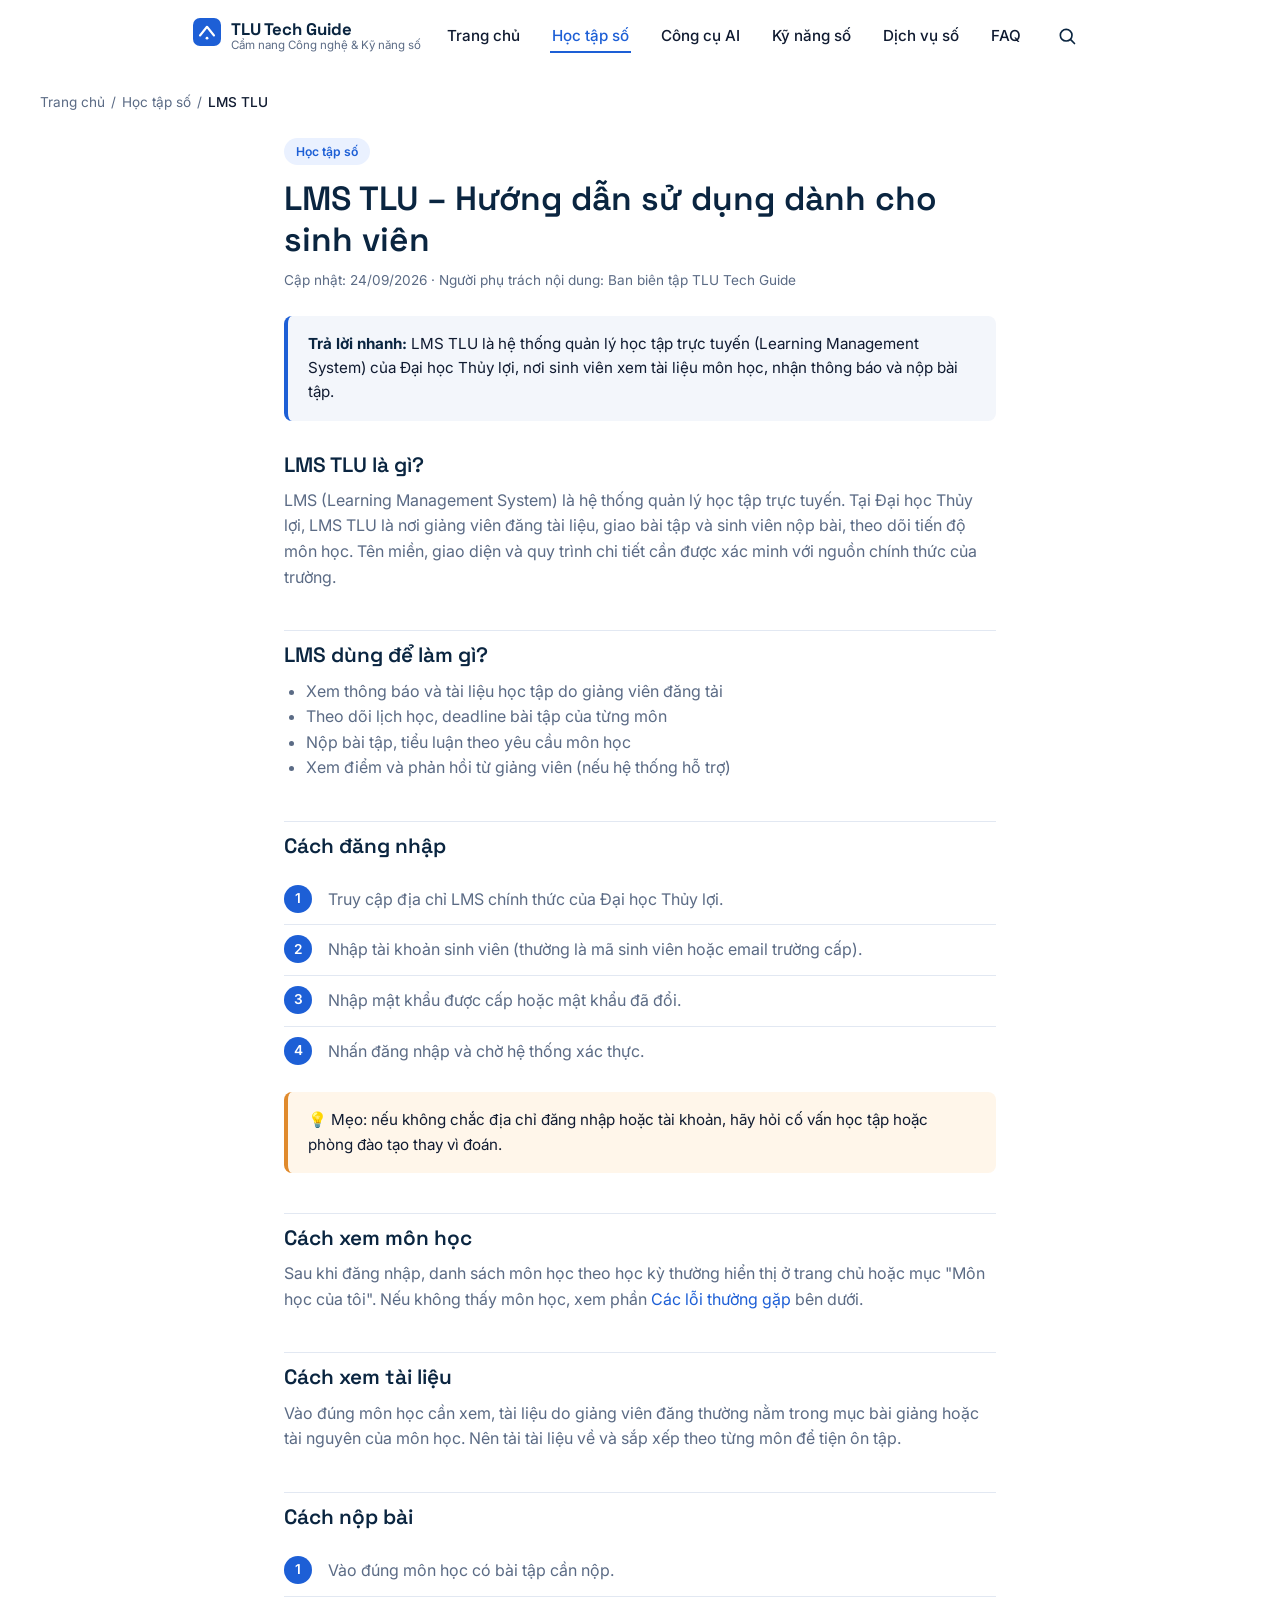
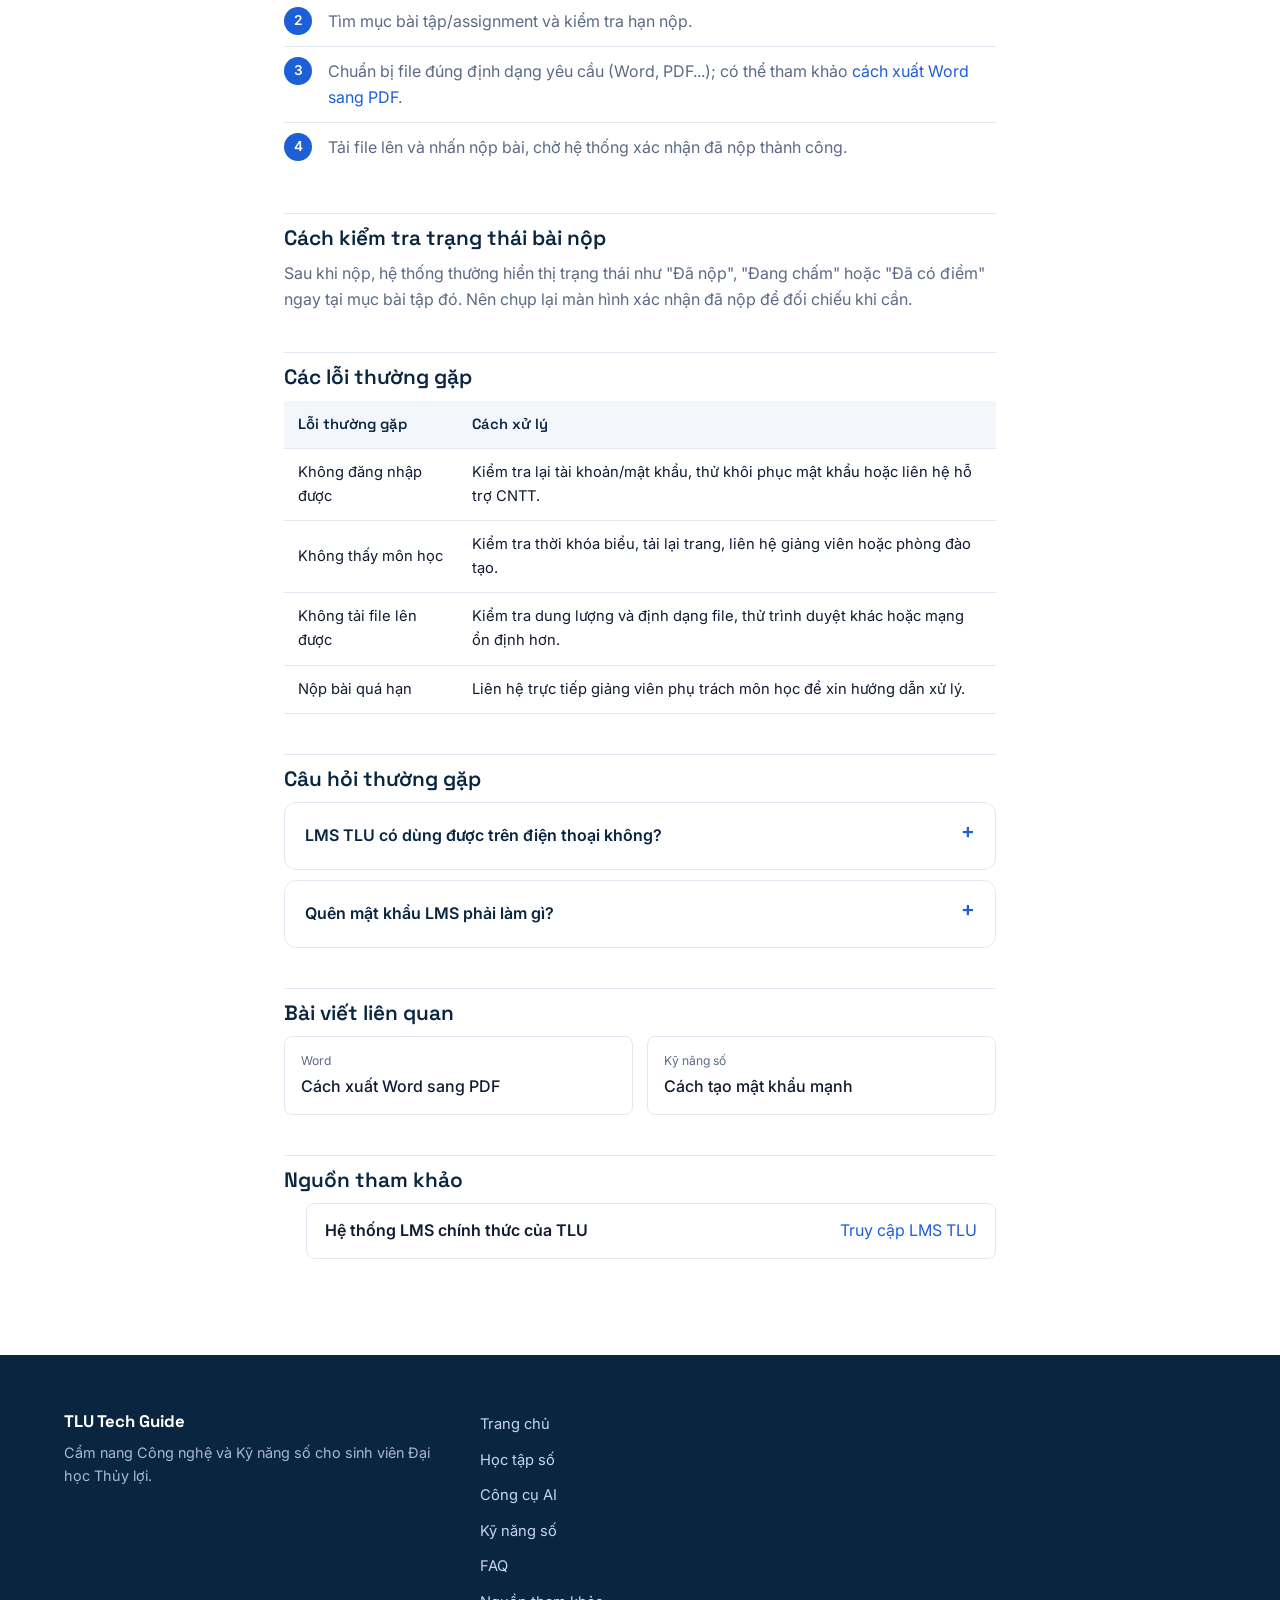
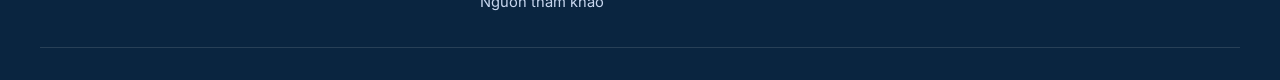
<file: pages/lms.html>
<!DOCTYPE html>
<html lang="vi">
<head>
  <meta charset="UTF-8">
  <meta name="viewport" content="width=device-width, initial-scale=1.0">
  <title>LMS TLU – Hướng dẫn sử dụng dành cho sinh viên | TLU Tech Guide</title>
  <meta name="description" content="LMS TLU là gì, cách đăng nhập, xem tài liệu, nộp bài và xử lý lỗi thường gặp trên hệ thống quản lý học tập của Đại học Thủy lợi.">
  <meta name="robots" content="index, follow">
  <link rel="canonical" href="https://onetwotea.github.io/tlu-tech-guide/pages/lms.html">
  <meta property="og:title" content="LMS TLU – Hướng dẫn sử dụng dành cho sinh viên">
  <meta property="og:description" content="LMS TLU là gì, cách đăng nhập, xem tài liệu, nộp bài và xử lý lỗi thường gặp.">
  <meta property="og:type" content="article">
  <meta property="og:url" content="https://onetwotea.github.io/tlu-tech-guide/pages/lms.html">
  <meta property="og:image" content="https://onetwotea.github.io/tlu-tech-guide/images/og-image.png">
  <meta property="og:locale" content="vi_VN">
  <link rel="preconnect" href="https://fonts.googleapis.com">
  <link rel="preconnect" href="https://fonts.gstatic.com" crossorigin>
  <link href="https://fonts.googleapis.com/css2?family=Space+Grotesk:wght@500;600;700&family=Inter:wght@400;500;600;700&display=swap" rel="stylesheet">
  <link rel="stylesheet" href="../css/style.css">

  <script type="application/ld+json">
  {
    "@context": "https://schema.org",
    "@graph": [
      {
        "@type": "Article",
        "headline": "LMS TLU – Hướng dẫn sử dụng dành cho sinh viên",
        "description": "LMS TLU là gì, cách đăng nhập, xem tài liệu, nộp bài và xử lý lỗi thường gặp trên hệ thống quản lý học tập của Đại học Thủy lợi.",
        "inLanguage": "vi",
        "url": "https://onetwotea.github.io/tlu-tech-guide/pages/lms.html",
        "datePublished": "2026-09-24",
        "dateModified": "2026-09-24",
        "author": { "@type": "Organization", "name": "Ban biên tập TLU Tech Guide" },
        "publisher": { "@type": "Organization", "name": "TLU Tech Guide" },
        "mainEntityOfPage": "https://onetwotea.github.io/tlu-tech-guide/pages/lms.html"
      },
      {
        "@type": "BreadcrumbList",
        "itemListElement": [
          { "@type": "ListItem", "position": 1, "name": "Trang chủ", "item": "https://onetwotea.github.io/tlu-tech-guide/index.html" },
          { "@type": "ListItem", "position": 2, "name": "Học tập số", "item": "https://onetwotea.github.io/tlu-tech-guide/index.html#categories" },
          { "@type": "ListItem", "position": 3, "name": "LMS TLU", "item": "https://onetwotea.github.io/tlu-tech-guide/pages/lms.html" }
        ]
      },
      {
        "@type": "FAQPage",
        "mainEntity": [
          {
            "@type": "Question",
            "name": "LMS TLU có dùng được trên điện thoại không?",
            "acceptedAnswer": { "@type": "Answer", "text": "Phần lớn hệ thống LMS đều truy cập được qua trình duyệt trên điện thoại. Khả năng hỗ trợ ứng dụng riêng phụ thuộc vào hệ thống LMS của trường." }
          },
          {
            "@type": "Question",
            "name": "Quên mật khẩu LMS phải làm gì?",
            "acceptedAnswer": { "@type": "Answer", "text": "Sử dụng chức năng khôi phục mật khẩu trên trang đăng nhập, hoặc liên hệ đơn vị hỗ trợ CNTT của trường." }
          }
        ]
      }
    ]
  }
  </script>
</head>
<body>

  <header class="site-header" id="siteHeader">
    <div class="container header-inner">
      <a href="../index.html" class="logo">
        <span class="logo-mark" aria-hidden="true">
          <svg viewBox="0 0 32 32" width="28" height="28" fill="none">
            <rect width="32" height="32" rx="8" fill="#1D5FD6"/>
            <path d="M8 20 L16 10 L24 20" stroke="#fff" stroke-width="2.4" stroke-linecap="round" stroke-linejoin="round"/>
            <circle cx="16" cy="23" r="1.6" fill="#fff"/>
          </svg>
        </span>
        <span class="logo-text">
          <strong>TLU Tech Guide</strong>
          <small>Cẩm nang Công nghệ &amp; Kỹ năng số</small>
        </span>
      </a>

      <nav class="main-nav" id="mainNav" aria-label="Menu chính">
        <ul>
          <li><a href="../index.html">Trang chủ</a></li>
          <li><a href="../pages/lms.html" aria-current="page">Học tập số</a></li>
          <li><a href="../pages/ai.html">Công cụ AI</a></li>
          <li><a href="../pages/digital-skills.html">Kỹ năng số</a></li>
          <li><a href="../pages/services.html">Dịch vụ số</a></li>
          <li><a href="../pages/faq.html">FAQ</a></li>
        </ul>
      </nav>

      <div class="header-actions">
        <button class="icon-btn" id="searchToggle" aria-label="Mở tìm kiếm" aria-expanded="false" aria-controls="searchPanel">
          <svg viewBox="0 0 24 24" width="20" height="20" fill="none"><circle cx="11" cy="11" r="7" stroke="currentColor" stroke-width="2"/><path d="M21 21l-4.3-4.3" stroke="currentColor" stroke-width="2" stroke-linecap="round"/></svg>
        </button>
        <button class="hamburger" id="hamburgerBtn" aria-label="Mở menu" aria-expanded="false" aria-controls="mainNav">
          <span></span><span></span><span></span>
        </button>
      </div>
    </div>

    <div class="search-panel" id="searchPanel" hidden>
      <label for="panelSearchInput" class="sr-only">Tìm kiếm hướng dẫn</label>
      <input type="search" id="panelSearchInput" placeholder="Tìm hướng dẫn... ví dụ: nộp bài">
      <div class="search-results" id="panelSearchResults" hidden></div>
    </div>
  </header>

  <main id="mainContent">
    <div class="container breadcrumb-bar">
      <nav class="breadcrumb" aria-label="Breadcrumb">
        <a href="../index.html">Trang chủ</a><span>/</span>
        <a href="../index.html#categories">Học tập số</a><span>/</span>
        <span aria-current="page">LMS TLU</span>
      </nav>
    </div>

    <article class="article">
      <div class="container container-narrow">
        <p class="article-category">Học tập số</p>
        <h1>LMS TLU – Hướng dẫn sử dụng dành cho sinh viên</h1>
        <p class="article-meta">Cập nhật: 24/09/2026 · Người phụ trách nội dung: Ban biên tập TLU Tech Guide</p>

        <div class="callout quick-answer">
          <strong>Trả lời nhanh:</strong> LMS TLU là hệ thống quản lý học tập trực tuyến (Learning Management System) của Đại học Thủy lợi, nơi sinh viên xem tài liệu môn học, nhận thông báo và nộp bài tập.  
        </div>

        <h2 id="lms-la-gi">LMS TLU là gì?</h2>
        <p>LMS (Learning Management System) là hệ thống quản lý học tập trực tuyến. Tại Đại học Thủy lợi, LMS TLU là nơi giảng viên đăng tài liệu, giao bài tập và sinh viên nộp bài, theo dõi tiến độ môn học. Tên miền, giao diện và quy trình chi tiết cần được xác minh với nguồn chính thức của trường.  </p>

        <h2 id="lms-dung-de-lam-gi">LMS dùng để làm gì?</h2>
        <ul>
          <li>Xem thông báo và tài liệu học tập do giảng viên đăng tải</li>
          <li>Theo dõi lịch học, deadline bài tập của từng môn</li>
          <li>Nộp bài tập, tiểu luận theo yêu cầu môn học</li>
          <li>Xem điểm và phản hồi từ giảng viên (nếu hệ thống hỗ trợ)</li>
        </ul>

        <h2 id="dang-nhap">Cách đăng nhập</h2>
        <ol class="steps-list">
          <li>Truy cập địa chỉ LMS chính thức của Đại học Thủy lợi.  </li>
          <li>Nhập tài khoản sinh viên (thường là mã sinh viên hoặc email trường cấp).</li>
          <li>Nhập mật khẩu được cấp hoặc mật khẩu đã đổi.</li>
          <li>Nhấn đăng nhập và chờ hệ thống xác thực.</li>
        </ol>
        <div class="callout note">💡 Mẹo: nếu không chắc địa chỉ đăng nhập hoặc tài khoản, hãy hỏi cố vấn học tập hoặc phòng đào tạo thay vì đoán.</div>

        <h2 id="xem-mon-hoc">Cách xem môn học</h2>
        <p>Sau khi đăng nhập, danh sách môn học theo học kỳ thường hiển thị ở trang chủ hoặc mục "Môn học của tôi". Nếu không thấy môn học, xem phần <a href="#loi-thuong-gap">Các lỗi thường gặp</a> bên dưới.</p>

        <h2 id="xem-tai-lieu">Cách xem tài liệu</h2>
        <p>Vào đúng môn học cần xem, tài liệu do giảng viên đăng thường nằm trong mục bài giảng hoặc tài nguyên của môn học. Nên tải tài liệu về và sắp xếp theo từng môn để tiện ôn tập.</p>

        <h2 id="nop-bai">Cách nộp bài</h2>
        <ol class="steps-list">
          <li>Vào đúng môn học có bài tập cần nộp.</li>
          <li>Tìm mục bài tập/assignment và kiểm tra hạn nộp.</li>
          <li>Chuẩn bị file đúng định dạng yêu cầu (Word, PDF...); có thể tham khảo <a href="../pages/word.html#xuat-pdf">cách xuất Word sang PDF</a>.</li>
          <li>Tải file lên và nhấn nộp bài, chờ hệ thống xác nhận đã nộp thành công.</li>
        </ol>

        <h2 id="trang-thai-bai-nop">Cách kiểm tra trạng thái bài nộp</h2>
        <p>Sau khi nộp, hệ thống thường hiển thị trạng thái như "Đã nộp", "Đang chấm" hoặc "Đã có điểm" ngay tại mục bài tập đó. Nên chụp lại màn hình xác nhận đã nộp để đối chiếu khi cần.</p>

        <h2 id="loi-thuong-gap">Các lỗi thường gặp</h2>
        <div class="table-wrap">
          <table>
            <thead>
              <tr><th>Lỗi thường gặp</th><th>Cách xử lý</th></tr>
            </thead>
            <tbody>
              <tr><td>Không đăng nhập được</td><td>Kiểm tra lại tài khoản/mật khẩu, thử khôi phục mật khẩu hoặc liên hệ hỗ trợ CNTT.</td></tr>
              <tr><td>Không thấy môn học</td><td>Kiểm tra thời khóa biểu, tải lại trang, liên hệ giảng viên hoặc phòng đào tạo.</td></tr>
              <tr><td>Không tải file lên được</td><td>Kiểm tra dung lượng và định dạng file, thử trình duyệt khác hoặc mạng ổn định hơn.</td></tr>
              <tr><td>Nộp bài quá hạn</td><td>Liên hệ trực tiếp giảng viên phụ trách môn học để xin hướng dẫn xử lý.</td></tr>
            </tbody>
          </table>
        </div>

        <h2>Câu hỏi thường gặp</h2>
        <div class="faq-list">
          <details class="faq-item">
            <summary>LMS TLU có dùng được trên điện thoại không?</summary>
            <p>Phần lớn hệ thống LMS đều truy cập được qua trình duyệt trên điện thoại. Một số trường có thêm ứng dụng riêng.  </p>
          </details>
          <details class="faq-item">
            <summary>Quên mật khẩu LMS phải làm gì?</summary>
            <p>Sử dụng chức năng khôi phục mật khẩu trên trang đăng nhập, hoặc liên hệ đơn vị hỗ trợ CNTT của trường.</p>
          </details>
        </div>

        <h2>Bài viết liên quan</h2>
        <div class="related-grid">
          <a class="related-card" href="../pages/word.html#xuat-pdf"><span>Word</span>Cách xuất Word sang PDF</a>
          <a class="related-card" href="../pages/digital-skills.html#mat-khau-manh"><span>Kỹ năng số</span>Cách tạo mật khẩu mạnh</a>
        </div>

        <h2>Nguồn tham khảo</h2>
        <ul class="source-list">
          <li><span class="source-name">Hệ thống LMS chính thức của TLU</span><a href="https://lms.tlu.edu.vn/login/index.php">Truy cập LMS TLU</a></li>
        </ul>
      </div>
    </article>
  </main>

  <footer class="site-footer">
    <div class="container footer-inner">
      <div class="footer-brand">
        <span class="logo-text"><strong>TLU Tech Guide</strong></span>
        <p>Cẩm nang Công nghệ và Kỹ năng số cho sinh viên Đại học Thủy lợi.</p>
      </div>
      <nav class="footer-nav" aria-label="Liên kết footer">
        <ul>
          <li><a href="../index.html">Trang chủ</a></li>
          <li><a href="../pages/lms.html">Học tập số</a></li>
          <li><a href="../pages/ai.html">Công cụ AI</a></li>
          <li><a href="../pages/digital-skills.html">Kỹ năng số</a></li>
          <li><a href="../pages/faq.html">FAQ</a></li>
          <li><a href="../pages/sources.html">Nguồn tham khảo</a></li>
        </ul>
      </nav>
    </div>
  </footer>

  <script src="../js/data.js"></script>
  <script src="../js/script.js"></script>
</body>
</html>
</file>
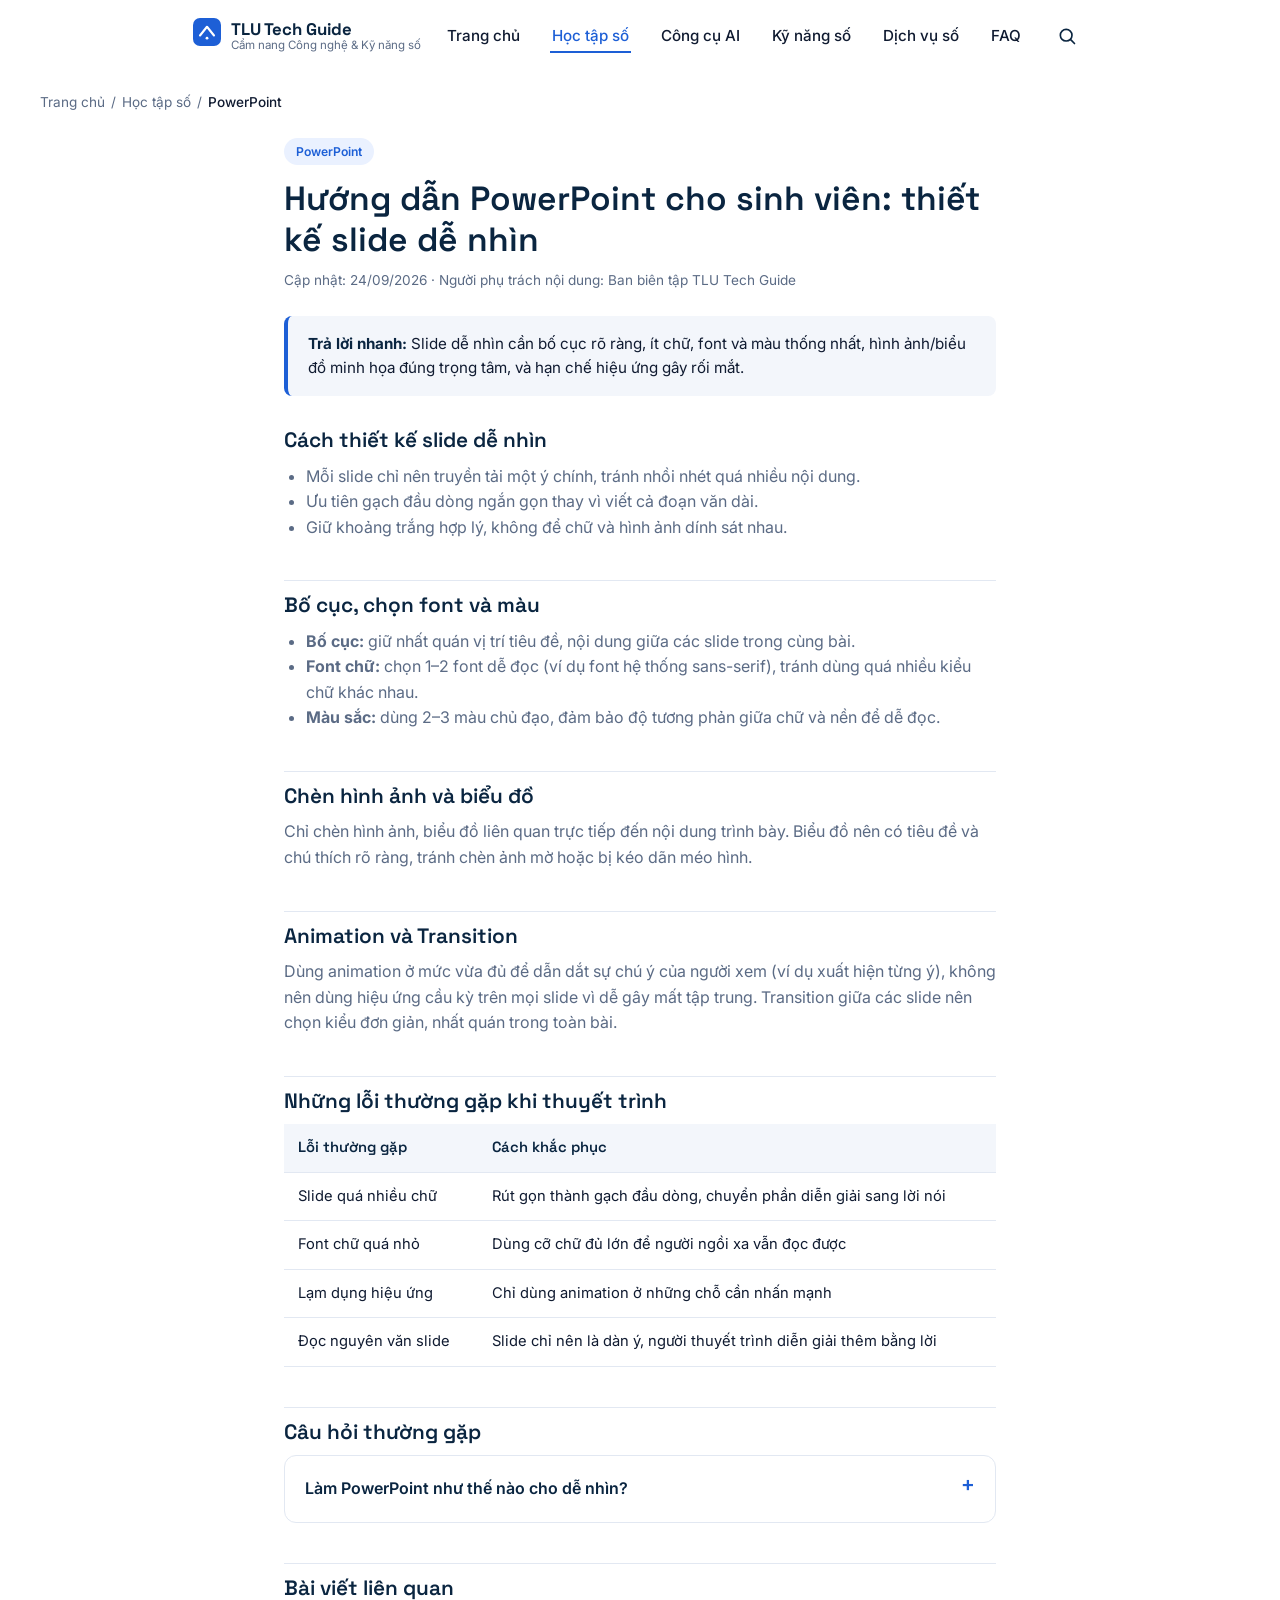
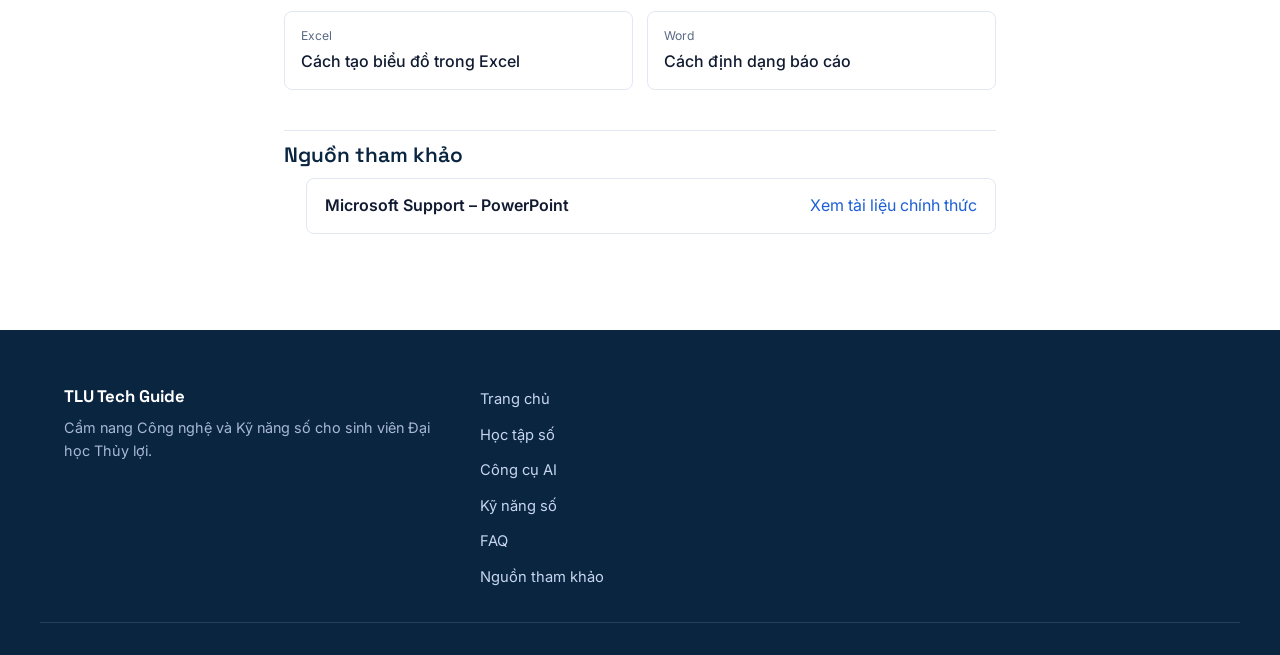
<file: pages/powerpoint.html>
<!DOCTYPE html>
<html lang="vi">
<head>
  <meta charset="UTF-8">
  <meta name="viewport" content="width=device-width, initial-scale=1.0">
  <title>Hướng dẫn PowerPoint cho sinh viên: thiết kế slide dễ nhìn | TLU Tech Guide</title>
  <meta name="description" content="Cách thiết kế slide, chọn font, màu sắc, dùng animation hợp lý và tránh lỗi thường gặp khi thuyết trình bằng PowerPoint.">
  <meta name="robots" content="index, follow">
  <link rel="canonical" href="https://onetwotea.github.io/tlu-tech-guide/pages/powerpoint.html">
  <meta property="og:title" content="Hướng dẫn PowerPoint cho sinh viên: thiết kế slide dễ nhìn">
  <meta property="og:description" content="Cách thiết kế slide, chọn font, màu sắc và dùng animation hợp lý.">
  <meta property="og:type" content="article">
  <meta property="og:url" content="https://onetwotea.github.io/tlu-tech-guide/pages/powerpoint.html">
  <meta property="og:image" content="https://onetwotea.github.io/tlu-tech-guide/images/og-image.png">
  <meta property="og:locale" content="vi_VN">
  <link rel="preconnect" href="https://fonts.googleapis.com">
  <link rel="preconnect" href="https://fonts.gstatic.com" crossorigin>
  <link href="https://fonts.googleapis.com/css2?family=Space+Grotesk:wght@500;600;700&family=Inter:wght@400;500;600;700&display=swap" rel="stylesheet">
  <link rel="stylesheet" href="../css/style.css">

  <script type="application/ld+json">
  {
    "@context": "https://schema.org",
    "@graph": [
      {
        "@type": "Article",
        "headline": "Hướng dẫn PowerPoint cho sinh viên: thiết kế slide dễ nhìn",
        "description": "Cách thiết kế slide, chọn font, màu sắc, dùng animation hợp lý và tránh lỗi thường gặp khi thuyết trình bằng PowerPoint.",
        "inLanguage": "vi",
        "url": "https://onetwotea.github.io/tlu-tech-guide/pages/powerpoint.html",
        "datePublished": "2026-09-24",
        "dateModified": "2026-09-24",
        "author": { "@type": "Organization", "name": "Ban biên tập TLU Tech Guide" },
        "publisher": { "@type": "Organization", "name": "TLU Tech Guide" },
        "mainEntityOfPage": "https://onetwotea.github.io/tlu-tech-guide/pages/powerpoint.html"
      },
      {
        "@type": "BreadcrumbList",
        "itemListElement": [
          { "@type": "ListItem", "position": 1, "name": "Trang chủ", "item": "https://onetwotea.github.io/tlu-tech-guide/index.html" },
          { "@type": "ListItem", "position": 2, "name": "Học tập số", "item": "https://onetwotea.github.io/tlu-tech-guide/index.html#categories" },
          { "@type": "ListItem", "position": 3, "name": "PowerPoint", "item": "https://onetwotea.github.io/tlu-tech-guide/pages/powerpoint.html" }
        ]
      },
      {
        "@type": "FAQPage",
        "mainEntity": [
          {
            "@type": "Question",
            "name": "Làm PowerPoint như thế nào cho dễ nhìn?",
            "acceptedAnswer": { "@type": "Answer", "text": "Giữ bố cục đơn giản, ít chữ, dùng hình ảnh/biểu đồ minh họa và đảm bảo màu chữ tương phản tốt với nền." }
          }
        ]
      }
    ]
  }
  </script>
</head>
<body>

  <header class="site-header" id="siteHeader">
    <div class="container header-inner">
      <a href="../index.html" class="logo">
        <span class="logo-mark" aria-hidden="true">
          <svg viewBox="0 0 32 32" width="28" height="28" fill="none">
            <rect width="32" height="32" rx="8" fill="#1D5FD6"/>
            <path d="M8 20 L16 10 L24 20" stroke="#fff" stroke-width="2.4" stroke-linecap="round" stroke-linejoin="round"/>
            <circle cx="16" cy="23" r="1.6" fill="#fff"/>
          </svg>
        </span>
        <span class="logo-text">
          <strong>TLU Tech Guide</strong>
          <small>Cẩm nang Công nghệ &amp; Kỹ năng số</small>
        </span>
      </a>
      <nav class="main-nav" id="mainNav" aria-label="Menu chính">
        <ul>
          <li><a href="../index.html">Trang chủ</a></li>
          <li><a href="../pages/lms.html" aria-current="page">Học tập số</a></li>
          <li><a href="../pages/ai.html">Công cụ AI</a></li>
          <li><a href="../pages/digital-skills.html">Kỹ năng số</a></li>
          <li><a href="../pages/services.html">Dịch vụ số</a></li>
          <li><a href="../pages/faq.html">FAQ</a></li>
        </ul>
      </nav>
      <div class="header-actions">
        <button class="icon-btn" id="searchToggle" aria-label="Mở tìm kiếm" aria-expanded="false" aria-controls="searchPanel">
          <svg viewBox="0 0 24 24" width="20" height="20" fill="none"><circle cx="11" cy="11" r="7" stroke="currentColor" stroke-width="2"/><path d="M21 21l-4.3-4.3" stroke="currentColor" stroke-width="2" stroke-linecap="round"/></svg>
        </button>
        <button class="hamburger" id="hamburgerBtn" aria-label="Mở menu" aria-expanded="false" aria-controls="mainNav">
          <span></span><span></span><span></span>
        </button>
      </div>
    </div>
    <div class="search-panel" id="searchPanel" hidden>
      <label for="panelSearchInput" class="sr-only">Tìm kiếm hướng dẫn</label>
      <input type="search" id="panelSearchInput" placeholder="Tìm hướng dẫn... ví dụ: thiết kế slide">
      <div class="search-results" id="panelSearchResults" hidden></div>
    </div>
  </header>

  <main id="mainContent">
    <div class="container breadcrumb-bar">
      <nav class="breadcrumb" aria-label="Breadcrumb">
        <a href="../index.html">Trang chủ</a><span>/</span>
        <a href="../index.html#categories">Học tập số</a><span>/</span>
        <span aria-current="page">PowerPoint</span>
      </nav>
    </div>

    <article class="article">
      <div class="container container-narrow">
        <p class="article-category">PowerPoint</p>
        <h1>Hướng dẫn PowerPoint cho sinh viên: thiết kế slide dễ nhìn</h1>
        <p class="article-meta">Cập nhật: 24/09/2026 · Người phụ trách nội dung: Ban biên tập TLU Tech Guide</p>

        <div class="callout quick-answer">
          <strong>Trả lời nhanh:</strong> Slide dễ nhìn cần bố cục rõ ràng, ít chữ, font và màu thống nhất, hình ảnh/biểu đồ minh họa đúng trọng tâm, và hạn chế hiệu ứng gây rối mắt.
        </div>

        <h2 id="thiet-ke-slide">Cách thiết kế slide dễ nhìn</h2>
        <ul>
          <li>Mỗi slide chỉ nên truyền tải một ý chính, tránh nhồi nhét quá nhiều nội dung.</li>
          <li>Ưu tiên gạch đầu dòng ngắn gọn thay vì viết cả đoạn văn dài.</li>
          <li>Giữ khoảng trắng hợp lý, không để chữ và hình ảnh dính sát nhau.</li>
        </ul>

        <h2 id="bo-cuc-font-mau">Bố cục, chọn font và màu</h2>
        <ul>
          <li><strong>Bố cục:</strong> giữ nhất quán vị trí tiêu đề, nội dung giữa các slide trong cùng bài.</li>
          <li><strong>Font chữ:</strong> chọn 1–2 font dễ đọc (ví dụ font hệ thống sans-serif), tránh dùng quá nhiều kiểu chữ khác nhau.</li>
          <li><strong>Màu sắc:</strong> dùng 2–3 màu chủ đạo, đảm bảo độ tương phản giữa chữ và nền để dễ đọc.</li>
        </ul>

        <h2 id="hinh-anh-bieu-do">Chèn hình ảnh và biểu đồ</h2>
        <p>Chỉ chèn hình ảnh, biểu đồ liên quan trực tiếp đến nội dung trình bày. Biểu đồ nên có tiêu đề và chú thích rõ ràng, tránh chèn ảnh mờ hoặc bị kéo dãn méo hình.</p>

        <h2 id="animation">Animation và Transition</h2>
        <p>Dùng animation ở mức vừa đủ để dẫn dắt sự chú ý của người xem (ví dụ xuất hiện từng ý), không nên dùng hiệu ứng cầu kỳ trên mọi slide vì dễ gây mất tập trung. Transition giữa các slide nên chọn kiểu đơn giản, nhất quán trong toàn bài.</p>

        <h2 id="loi-thuong-gap">Những lỗi thường gặp khi thuyết trình</h2>
        <div class="table-wrap">
          <table>
            <thead><tr><th>Lỗi thường gặp</th><th>Cách khắc phục</th></tr></thead>
            <tbody>
              <tr><td>Slide quá nhiều chữ</td><td>Rút gọn thành gạch đầu dòng, chuyển phần diễn giải sang lời nói</td></tr>
              <tr><td>Font chữ quá nhỏ</td><td>Dùng cỡ chữ đủ lớn để người ngồi xa vẫn đọc được</td></tr>
              <tr><td>Lạm dụng hiệu ứng</td><td>Chỉ dùng animation ở những chỗ cần nhấn mạnh</td></tr>
              <tr><td>Đọc nguyên văn slide</td><td>Slide chỉ nên là dàn ý, người thuyết trình diễn giải thêm bằng lời</td></tr>
            </tbody>
          </table>
        </div>

        <h2>Câu hỏi thường gặp</h2>
        <div class="faq-list">
          <details class="faq-item">
            <summary>Làm PowerPoint như thế nào cho dễ nhìn?</summary>
            <p>Giữ bố cục đơn giản, ít chữ, dùng hình ảnh/biểu đồ minh họa và đảm bảo màu chữ tương phản tốt với nền.</p>
          </details>
        </div>

        <h2>Bài viết liên quan</h2>
        <div class="related-grid">
          <a class="related-card" href="../pages/excel.html#bieu-do"><span>Excel</span>Cách tạo biểu đồ trong Excel</a>
          <a class="related-card" href="../pages/word.html#dinh-dang-bao-cao"><span>Word</span>Cách định dạng báo cáo</a>
        </div>

        <h2>Nguồn tham khảo</h2>
        <ul class="source-list">
          <li><span class="source-name">Microsoft Support – PowerPoint</span><a href="https://support.microsoft.com/powerpoint">Xem tài liệu chính thức</a></li>
        </ul>
      </div>
    </article>
  </main>

  <footer class="site-footer">
    <div class="container footer-inner">
      <div class="footer-brand">
        <span class="logo-text"><strong>TLU Tech Guide</strong></span>
        <p>Cẩm nang Công nghệ và Kỹ năng số cho sinh viên Đại học Thủy lợi.</p>
      </div>
      <nav class="footer-nav" aria-label="Liên kết footer">
        <ul>
          <li><a href="../index.html">Trang chủ</a></li>
          <li><a href="../pages/lms.html">Học tập số</a></li>
          <li><a href="../pages/ai.html">Công cụ AI</a></li>
          <li><a href="../pages/digital-skills.html">Kỹ năng số</a></li>
          <li><a href="../pages/faq.html">FAQ</a></li>
          <li><a href="../pages/sources.html">Nguồn tham khảo</a></li>
        </ul>
      </nav>

    </div>
  </footer>

  <script src="../js/data.js"></script>
  <script src="../js/script.js"></script>
</body>
</html>
</file>
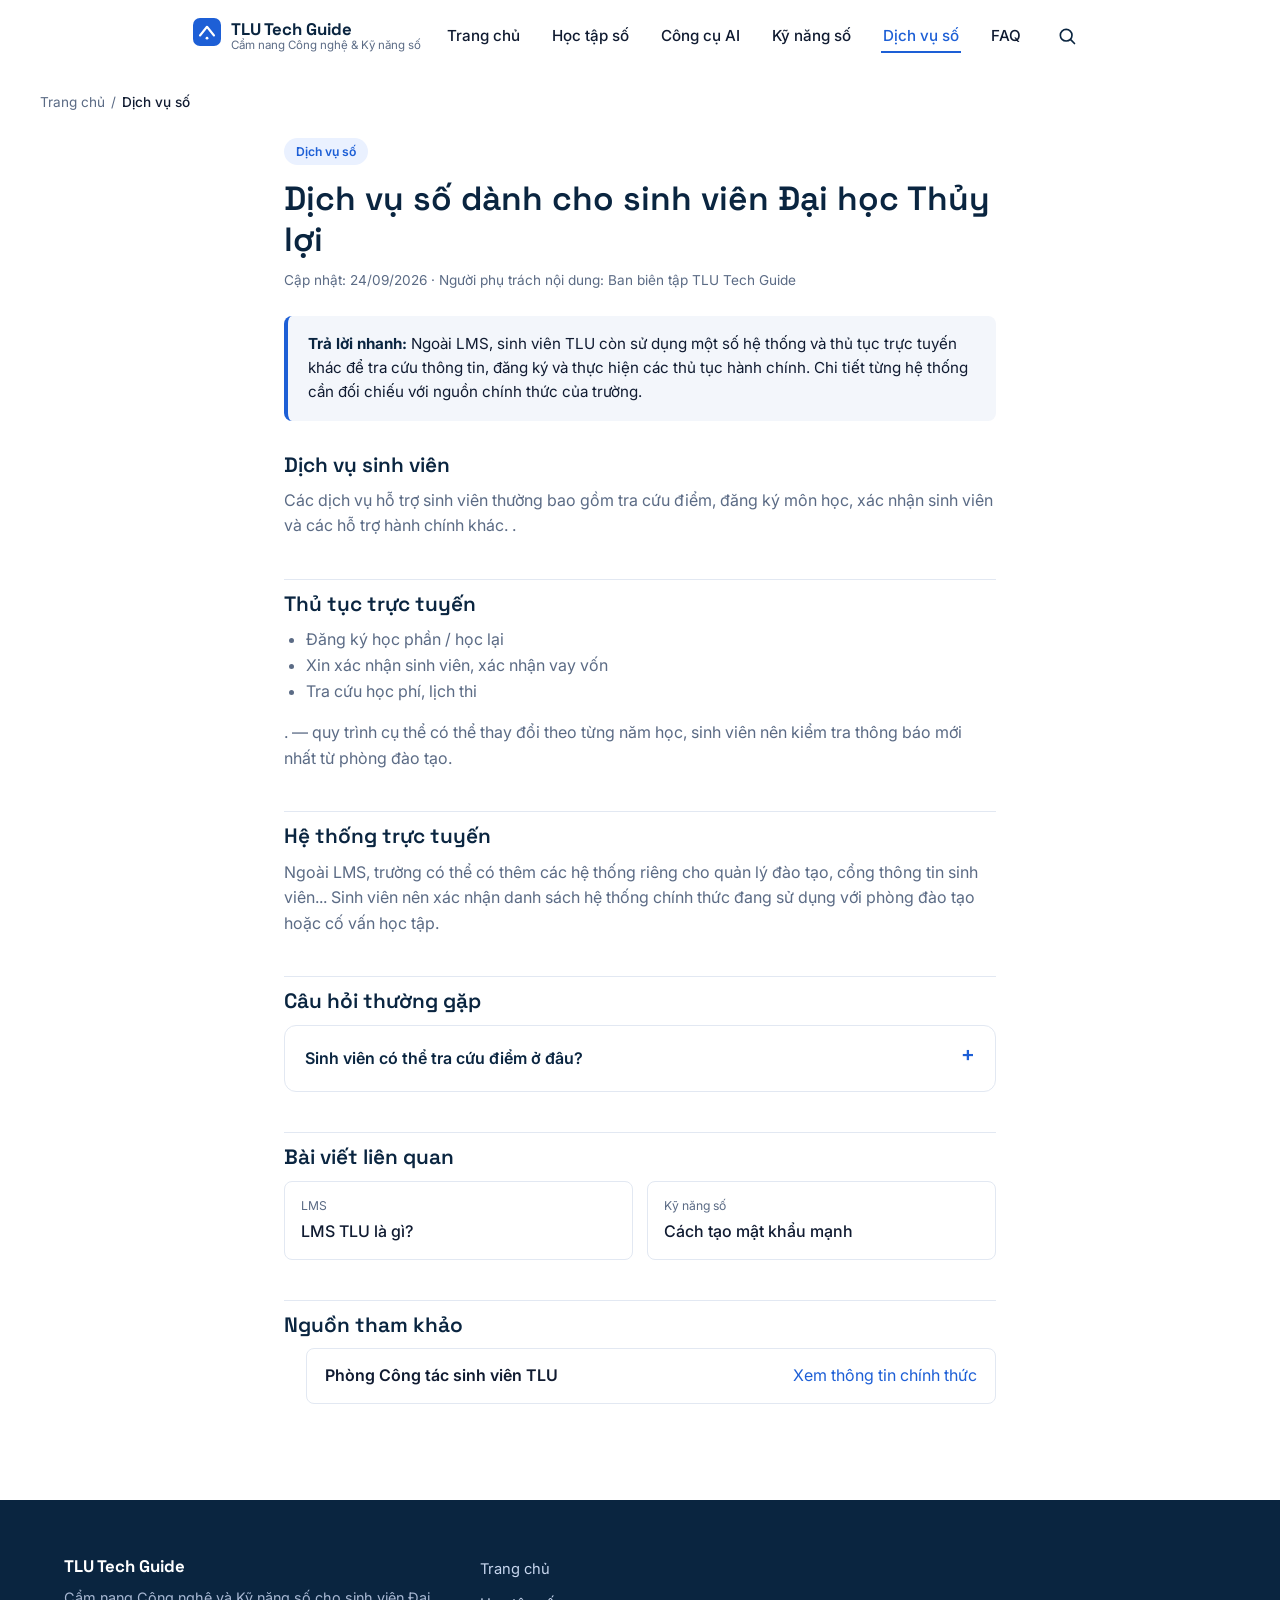
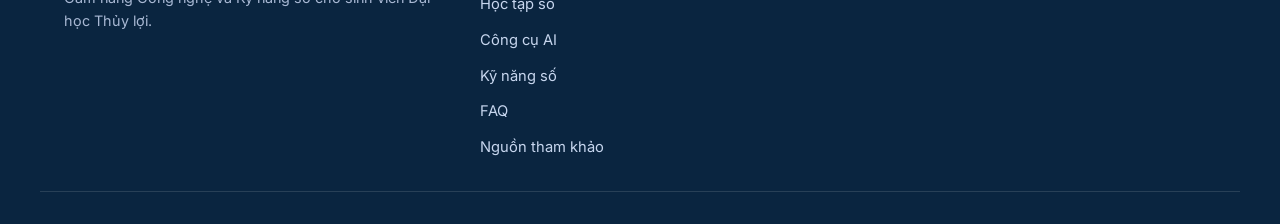
<file: pages/services.html>
<!DOCTYPE html>
<html lang="vi">
<head>
  <meta charset="UTF-8">
  <meta name="viewport" content="width=device-width, initial-scale=1.0">
  <title>Dịch vụ số dành cho sinh viên Đại học Thủy lợi | TLU Tech Guide</title>
  <meta name="description" content="Tổng hợp các thủ tục và hệ thống trực tuyến dành cho sinh viên Đại học Thủy lợi.">
  <meta name="robots" content="index, follow">
  <link rel="canonical" href="https://onetwotea.github.io/tlu-tech-guide/pages/services.html">
  <meta property="og:title" content="Dịch vụ số dành cho sinh viên Đại học Thủy lợi">
  <meta property="og:description" content="Tổng hợp các thủ tục và hệ thống trực tuyến dành cho sinh viên TLU.">
  <meta property="og:type" content="article">
  <meta property="og:url" content="https://onetwotea.github.io/tlu-tech-guide/pages/services.html">
  <meta property="og:image" content="https://onetwotea.github.io/tlu-tech-guide/images/og-image.png">
  <meta property="og:locale" content="vi_VN">
  <link rel="preconnect" href="https://fonts.googleapis.com">
  <link rel="preconnect" href="https://fonts.gstatic.com" crossorigin>
  <link href="https://fonts.googleapis.com/css2?family=Space+Grotesk:wght@500;600;700&family=Inter:wght@400;500;600;700&display=swap" rel="stylesheet">
  <link rel="stylesheet" href="../css/style.css">

  <script type="application/ld+json">
  {
    "@context": "https://schema.org",
    "@graph": [
      {
        "@type": "Article",
        "headline": "Dịch vụ số dành cho sinh viên Đại học Thủy lợi",
        "description": "Tổng hợp các thủ tục và hệ thống trực tuyến dành cho sinh viên Đại học Thủy lợi.",
        "inLanguage": "vi",
        "url": "https://onetwotea.github.io/tlu-tech-guide/pages/services.html",
        "datePublished": "2026-09-24",
        "dateModified": "2026-09-24",
        "author": { "@type": "Organization", "name": "Ban biên tập TLU Tech Guide" },
        "publisher": { "@type": "Organization", "name": "TLU Tech Guide" },
        "mainEntityOfPage": "https://onetwotea.github.io/tlu-tech-guide/pages/services.html"
      },
      {
        "@type": "BreadcrumbList",
        "itemListElement": [
          { "@type": "ListItem", "position": 1, "name": "Trang chủ", "item": "https://onetwotea.github.io/tlu-tech-guide/index.html" },
          { "@type": "ListItem", "position": 2, "name": "Dịch vụ số", "item": "https://onetwotea.github.io/tlu-tech-guide/pages/services.html" }
        ]
      }
    ]
  }
  </script>
</head>
<body>

  <header class="site-header" id="siteHeader">
    <div class="container header-inner">
      <a href="../index.html" class="logo">
        <span class="logo-mark" aria-hidden="true">
          <svg viewBox="0 0 32 32" width="28" height="28" fill="none">
            <rect width="32" height="32" rx="8" fill="#1D5FD6"/>
            <path d="M8 20 L16 10 L24 20" stroke="#fff" stroke-width="2.4" stroke-linecap="round" stroke-linejoin="round"/>
            <circle cx="16" cy="23" r="1.6" fill="#fff"/>
          </svg>
        </span>
        <span class="logo-text">
          <strong>TLU Tech Guide</strong>
          <small>Cẩm nang Công nghệ &amp; Kỹ năng số</small>
        </span>
      </a>
      <nav class="main-nav" id="mainNav" aria-label="Menu chính">
        <ul>
          <li><a href="../index.html">Trang chủ</a></li>
          <li><a href="../pages/lms.html">Học tập số</a></li>
          <li><a href="../pages/ai.html">Công cụ AI</a></li>
          <li><a href="../pages/digital-skills.html">Kỹ năng số</a></li>
          <li><a href="../pages/services.html" aria-current="page">Dịch vụ số</a></li>
          <li><a href="../pages/faq.html">FAQ</a></li>
        </ul>
      </nav>
      <div class="header-actions">
        <button class="icon-btn" id="searchToggle" aria-label="Mở tìm kiếm" aria-expanded="false" aria-controls="searchPanel">
          <svg viewBox="0 0 24 24" width="20" height="20" fill="none"><circle cx="11" cy="11" r="7" stroke="currentColor" stroke-width="2"/><path d="M21 21l-4.3-4.3" stroke="currentColor" stroke-width="2" stroke-linecap="round"/></svg>
        </button>
        <button class="hamburger" id="hamburgerBtn" aria-label="Mở menu" aria-expanded="false" aria-controls="mainNav">
          <span></span><span></span><span></span>
        </button>
      </div>
    </div>
    <div class="search-panel" id="searchPanel" hidden>
      <label for="panelSearchInput" class="sr-only">Tìm kiếm hướng dẫn</label>
      <input type="search" id="panelSearchInput" placeholder="Tìm hướng dẫn...">
      <div class="search-results" id="panelSearchResults" hidden></div>
    </div>
  </header>

  <main id="mainContent">
    <div class="container breadcrumb-bar">
      <nav class="breadcrumb" aria-label="Breadcrumb">
        <a href="../index.html">Trang chủ</a><span>/</span>
        <span aria-current="page">Dịch vụ số</span>
      </nav>
    </div>

    <article class="article">
      <div class="container container-narrow">
        <p class="article-category">Dịch vụ số</p>
        <h1>Dịch vụ số dành cho sinh viên Đại học Thủy lợi</h1>
        <p class="article-meta">Cập nhật: 24/09/2026 · Người phụ trách nội dung: Ban biên tập TLU Tech Guide</p>

        <div class="callout quick-answer">
          <strong>Trả lời nhanh:</strong> Ngoài LMS, sinh viên TLU còn sử dụng một số hệ thống và thủ tục trực tuyến khác để tra cứu thông tin, đăng ký và thực hiện các thủ tục hành chính. Chi tiết từng hệ thống cần đối chiếu với nguồn chính thức của trường.
        </div>

        <h2 id="dich-vu-sinh-vien">Dịch vụ sinh viên</h2>
        <p>Các dịch vụ hỗ trợ sinh viên thường bao gồm tra cứu điểm, đăng ký môn học, xác nhận sinh viên và các hỗ trợ hành chính khác. .</p>

        <h2 id="thu-tuc-truc-tuyen">Thủ tục trực tuyến</h2>
        <ul>
          <li>Đăng ký học phần / học lại</li>
          <li>Xin xác nhận sinh viên, xác nhận vay vốn</li>
          <li>Tra cứu học phí, lịch thi</li>
        </ul>
        <p>. — quy trình cụ thể có thể thay đổi theo từng năm học, sinh viên nên kiểm tra thông báo mới nhất từ phòng đào tạo.</p>

        <h2 id="he-thong-truc-tuyen">Hệ thống trực tuyến</h2>
        <p>Ngoài LMS, trường có thể có thêm các hệ thống riêng cho quản lý đào tạo, cổng thông tin sinh viên... Sinh viên nên xác nhận danh sách hệ thống chính thức đang sử dụng với phòng đào tạo hoặc cố vấn học tập.</p>

        <h2>Câu hỏi thường gặp</h2>
        <div class="faq-list">
          <details class="faq-item">
            <summary>Sinh viên có thể tra cứu điểm ở đâu?</summary>
            <p>Thường tra cứu qua hệ thống quản lý đào tạo hoặc LMS chính thức của trường. .</p>
          </details>
        </div>

        <h2>Bài viết liên quan</h2>
        <div class="related-grid">
          <a class="related-card" href="../pages/lms.html#lms-la-gi"><span>LMS</span>LMS TLU là gì?</a>
          <a class="related-card" href="../pages/digital-skills.html#mat-khau-manh"><span>Kỹ năng số</span>Cách tạo mật khẩu mạnh</a>
        </div>

        <h2>Nguồn tham khảo</h2>
        <ul class="source-list">
          <li><span class="source-name">Phòng Công tác sinh viên TLU</span><a href="https://tlu.edu.vn/phong-cong-tac-chinh-tri-va-quan-ly-sinh-vien-42888/">Xem thông tin chính thức</a></li>
        </ul>
      </div>
    </article>
  </main>

  <footer class="site-footer">
    <div class="container footer-inner">
      <div class="footer-brand">
        <span class="logo-text"><strong>TLU Tech Guide</strong></span>
        <p>Cẩm nang Công nghệ và Kỹ năng số cho sinh viên Đại học Thủy lợi.</p>
      </div>
      <nav class="footer-nav" aria-label="Liên kết footer">
        <ul>
          <li><a href="../index.html">Trang chủ</a></li>
          <li><a href="../pages/lms.html">Học tập số</a></li>
          <li><a href="../pages/ai.html">Công cụ AI</a></li>
          <li><a href="../pages/digital-skills.html">Kỹ năng số</a></li>
          <li><a href="../pages/faq.html">FAQ</a></li>
          <li><a href="../pages/sources.html">Nguồn tham khảo</a></li>
        </ul>
      </nav>

    </div>
  </footer>

  <script src="../js/data.js"></script>
  <script src="../js/script.js"></script>
</body>
</html>
</file>
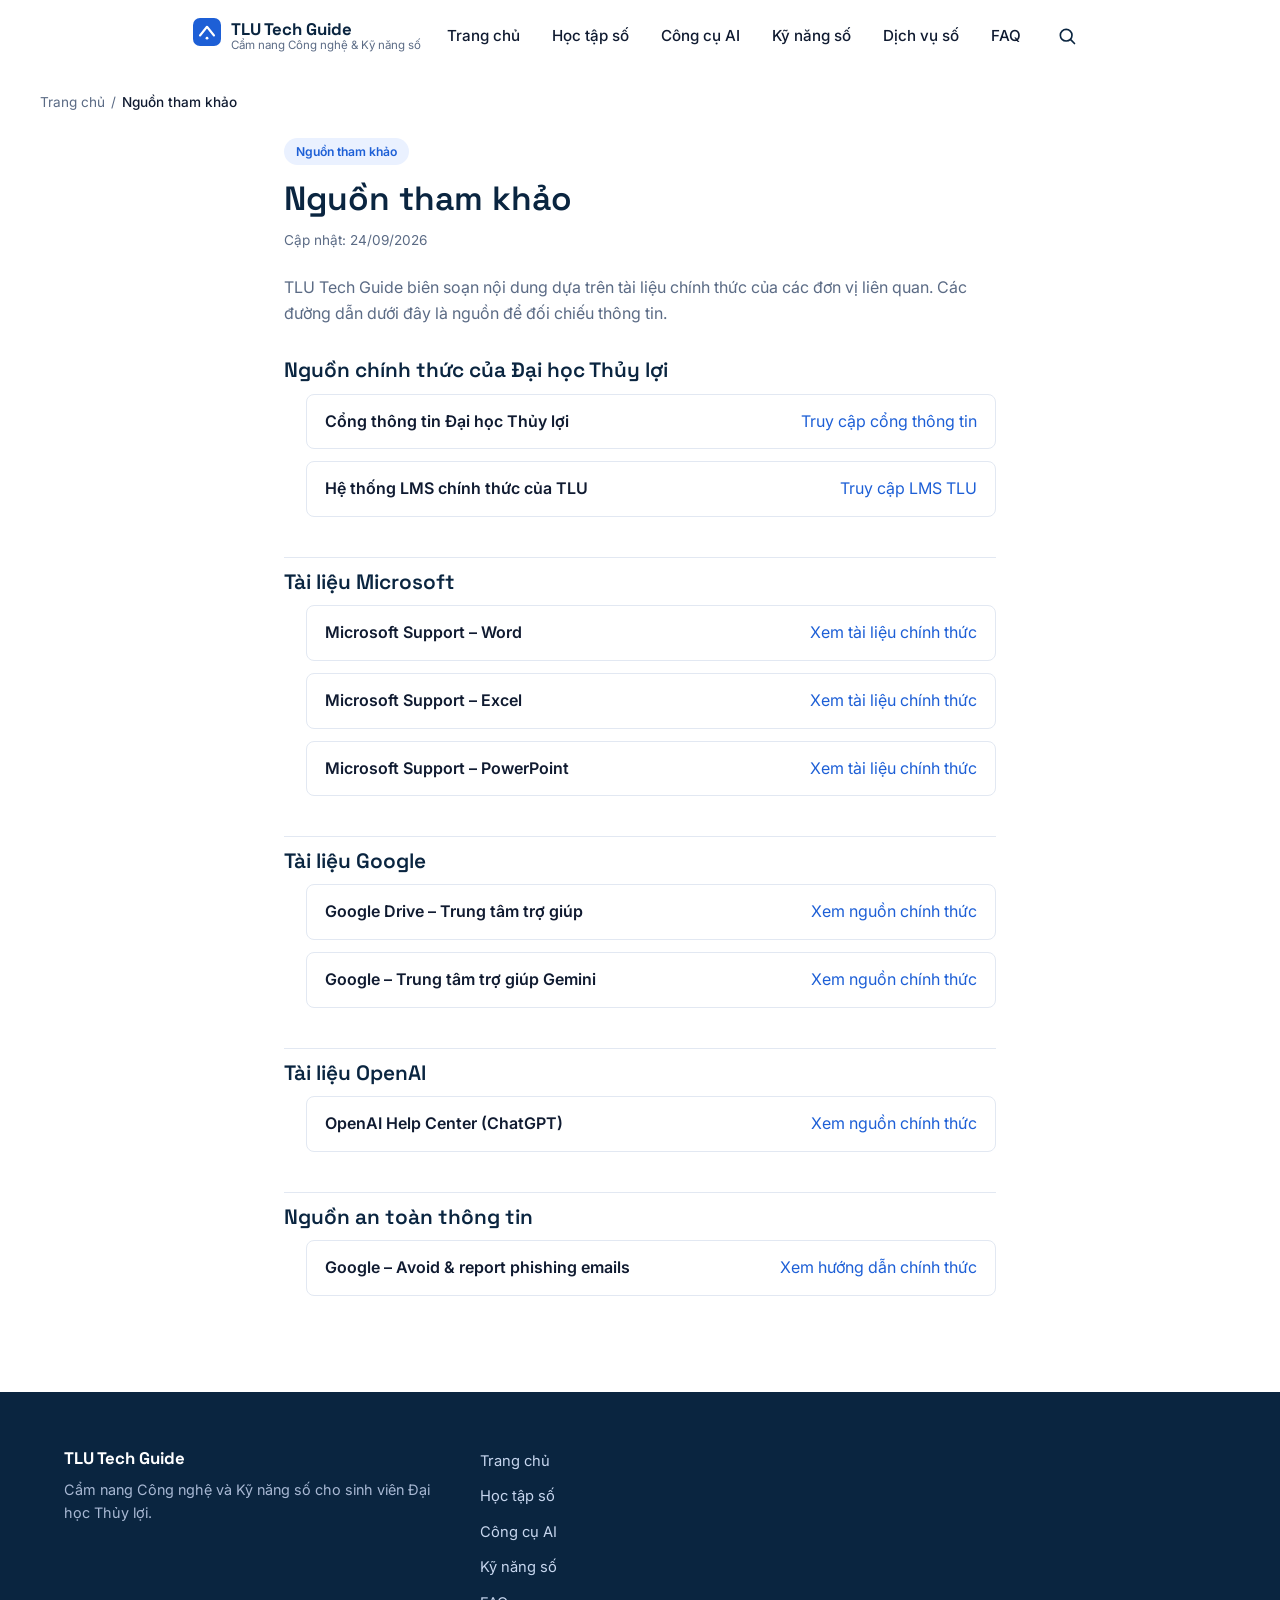
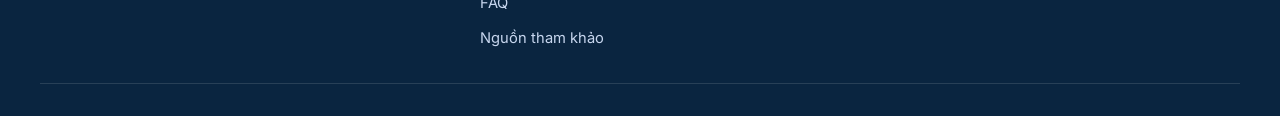
<file: pages/sources.html>
<!DOCTYPE html>
<html lang="vi">
<head>
  <meta charset="UTF-8">
  <meta name="viewport" content="width=device-width, initial-scale=1.0">
  <title>Nguồn tham khảo | TLU Tech Guide</title>
  <meta name="description" content="Danh sách nguồn tham khảo chính thức được TLU Tech Guide sử dụng để biên soạn nội dung.">
  <meta name="robots" content="index, follow">
  <link rel="canonical" href="https://onetwotea.github.io/tlu-tech-guide/pages/sources.html">
  <meta property="og:title" content="Nguồn tham khảo | TLU Tech Guide">
  <meta property="og:description" content="Danh sách nguồn chính thức dùng để đối chiếu nội dung của TLU Tech Guide.">
  <meta property="og:type" content="website">
  <meta property="og:url" content="https://onetwotea.github.io/tlu-tech-guide/pages/sources.html">
  <meta property="og:image" content="https://onetwotea.github.io/tlu-tech-guide/images/og-image.png">
  <meta property="og:locale" content="vi_VN">
  <link rel="preconnect" href="https://fonts.googleapis.com">
  <link rel="preconnect" href="https://fonts.gstatic.com" crossorigin>
  <link href="https://fonts.googleapis.com/css2?family=Space+Grotesk:wght@500;600;700&family=Inter:wght@400;500;600;700&display=swap" rel="stylesheet">
  <link rel="stylesheet" href="../css/style.css">

  <script type="application/ld+json">
  {
    "@context": "https://schema.org",
    "@type": "BreadcrumbList",
    "itemListElement": [
      { "@type": "ListItem", "position": 1, "name": "Trang chủ", "item": "https://onetwotea.github.io/tlu-tech-guide/index.html" },
      { "@type": "ListItem", "position": 2, "name": "Nguồn tham khảo", "item": "https://onetwotea.github.io/tlu-tech-guide/pages/sources.html" }
    ]
  }
  </script>
</head>
<body>

  <header class="site-header" id="siteHeader">
    <div class="container header-inner">
      <a href="../index.html" class="logo">
        <span class="logo-mark" aria-hidden="true">
          <svg viewBox="0 0 32 32" width="28" height="28" fill="none">
            <rect width="32" height="32" rx="8" fill="#1D5FD6"/>
            <path d="M8 20 L16 10 L24 20" stroke="#fff" stroke-width="2.4" stroke-linecap="round" stroke-linejoin="round"/>
            <circle cx="16" cy="23" r="1.6" fill="#fff"/>
          </svg>
        </span>
        <span class="logo-text">
          <strong>TLU Tech Guide</strong>
          <small>Cẩm nang Công nghệ &amp; Kỹ năng số</small>
        </span>
      </a>
      <nav class="main-nav" id="mainNav" aria-label="Menu chính">
        <ul>
          <li><a href="../index.html">Trang chủ</a></li>
          <li><a href="../pages/lms.html">Học tập số</a></li>
          <li><a href="../pages/ai.html">Công cụ AI</a></li>
          <li><a href="../pages/digital-skills.html">Kỹ năng số</a></li>
          <li><a href="../pages/services.html">Dịch vụ số</a></li>
          <li><a href="../pages/faq.html">FAQ</a></li>
        </ul>
      </nav>
      <div class="header-actions">
        <button class="icon-btn" id="searchToggle" aria-label="Mở tìm kiếm" aria-expanded="false" aria-controls="searchPanel">
          <svg viewBox="0 0 24 24" width="20" height="20" fill="none"><circle cx="11" cy="11" r="7" stroke="currentColor" stroke-width="2"/><path d="M21 21l-4.3-4.3" stroke="currentColor" stroke-width="2" stroke-linecap="round"/></svg>
        </button>
        <button class="hamburger" id="hamburgerBtn" aria-label="Mở menu" aria-expanded="false" aria-controls="mainNav">
          <span></span><span></span><span></span>
        </button>
      </div>
    </div>
    <div class="search-panel" id="searchPanel" hidden>
      <label for="panelSearchInput" class="sr-only">Tìm kiếm hướng dẫn</label>
      <input type="search" id="panelSearchInput" placeholder="Tìm hướng dẫn...">
      <div class="search-results" id="panelSearchResults" hidden></div>
    </div>
  </header>

  <main id="mainContent">
    <div class="container breadcrumb-bar">
      <nav class="breadcrumb" aria-label="Breadcrumb">
        <a href="../index.html">Trang chủ</a><span>/</span>
        <span aria-current="page">Nguồn tham khảo</span>
      </nav>
    </div>

    <article class="article">
      <div class="container container-narrow">
        <p class="article-category">Nguồn tham khảo</p>
        <h1>Nguồn tham khảo</h1>
        <p class="article-meta">Cập nhật: 24/09/2026</p>
        <p>TLU Tech Guide biên soạn nội dung dựa trên tài liệu chính thức của các đơn vị liên quan. Các đường dẫn dưới đây là nguồn để đối chiếu thông tin.</p>

        <h2>Nguồn chính thức của Đại học Thủy lợi</h2>
        <ul class="source-list">
          <li><span class="source-name">Cổng thông tin Đại học Thủy lợi</span><a href="https://tlu.edu.vn/">Truy cập cổng thông tin</a></li>
          <li><span class="source-name">Hệ thống LMS chính thức của TLU</span><a href="https://lms.tlu.edu.vn/login/index.php">Truy cập LMS TLU</a></li>
        </ul>

        <h2>Tài liệu Microsoft</h2>
        <ul class="source-list">
          <li><span class="source-name">Microsoft Support – Word</span><a href="https://support.microsoft.com/word">Xem tài liệu chính thức</a></li>
          <li><span class="source-name">Microsoft Support – Excel</span><a href="https://support.microsoft.com/excel">Xem tài liệu chính thức</a></li>
          <li><span class="source-name">Microsoft Support – PowerPoint</span><a href="https://support.microsoft.com/powerpoint">Xem tài liệu chính thức</a></li>
        </ul>

        <h2>Tài liệu Google</h2>
        <ul class="source-list">
          <li><span class="source-name">Google Drive – Trung tâm trợ giúp</span><a href="https://support.google.com/drive">Xem nguồn chính thức</a></li>
          <li><span class="source-name">Google – Trung tâm trợ giúp Gemini</span><a href="https://support.google.com/gemini">Xem nguồn chính thức</a></li>
        </ul>

        <h2>Tài liệu OpenAI</h2>
        <ul class="source-list">
          <li><span class="source-name">OpenAI Help Center (ChatGPT)</span><a href="https://help.openai.com/en/">Xem nguồn chính thức</a></li>
        </ul>

        <h2>Nguồn an toàn thông tin</h2>
        <ul class="source-list">
          <li><span class="source-name">Google – Avoid &amp; report phishing emails</span><a href="https://support.google.com/mail/answer/8253">Xem hướng dẫn chính thức</a></li>
        </ul>
      </div>
    </article>
  </main>

  <footer class="site-footer">
    <div class="container footer-inner">
      <div class="footer-brand">
        <span class="logo-text"><strong>TLU Tech Guide</strong></span>
        <p>Cẩm nang Công nghệ và Kỹ năng số cho sinh viên Đại học Thủy lợi.</p>
      </div>
      <nav class="footer-nav" aria-label="Liên kết footer">
        <ul>
          <li><a href="../index.html">Trang chủ</a></li>
          <li><a href="../pages/lms.html">Học tập số</a></li>
          <li><a href="../pages/ai.html">Công cụ AI</a></li>
          <li><a href="../pages/digital-skills.html">Kỹ năng số</a></li>
          <li><a href="../pages/faq.html">FAQ</a></li>
          <li><a href="../pages/sources.html">Nguồn tham khảo</a></li>
        </ul>
      </nav>
    </div>
  </footer>

  <script src="../js/data.js"></script>
  <script src="../js/script.js"></script>
</body>
</html>
</file>
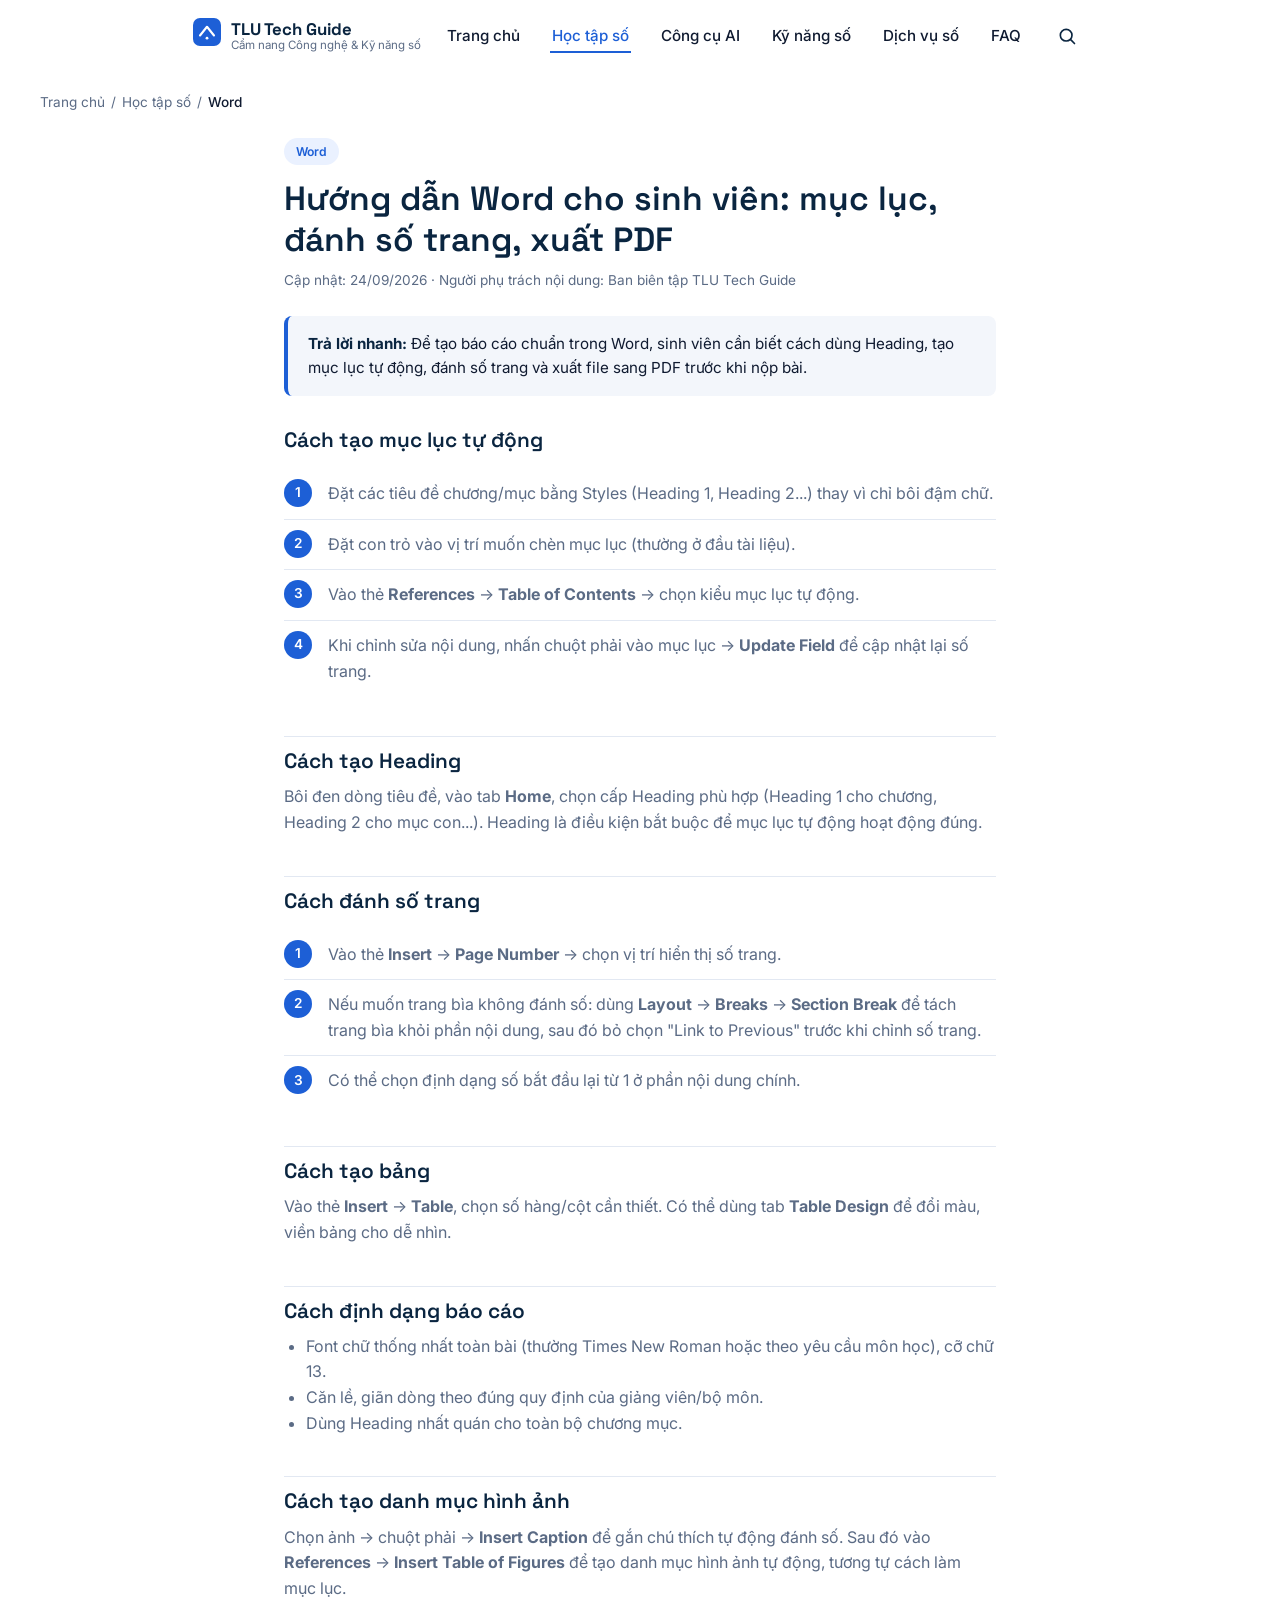
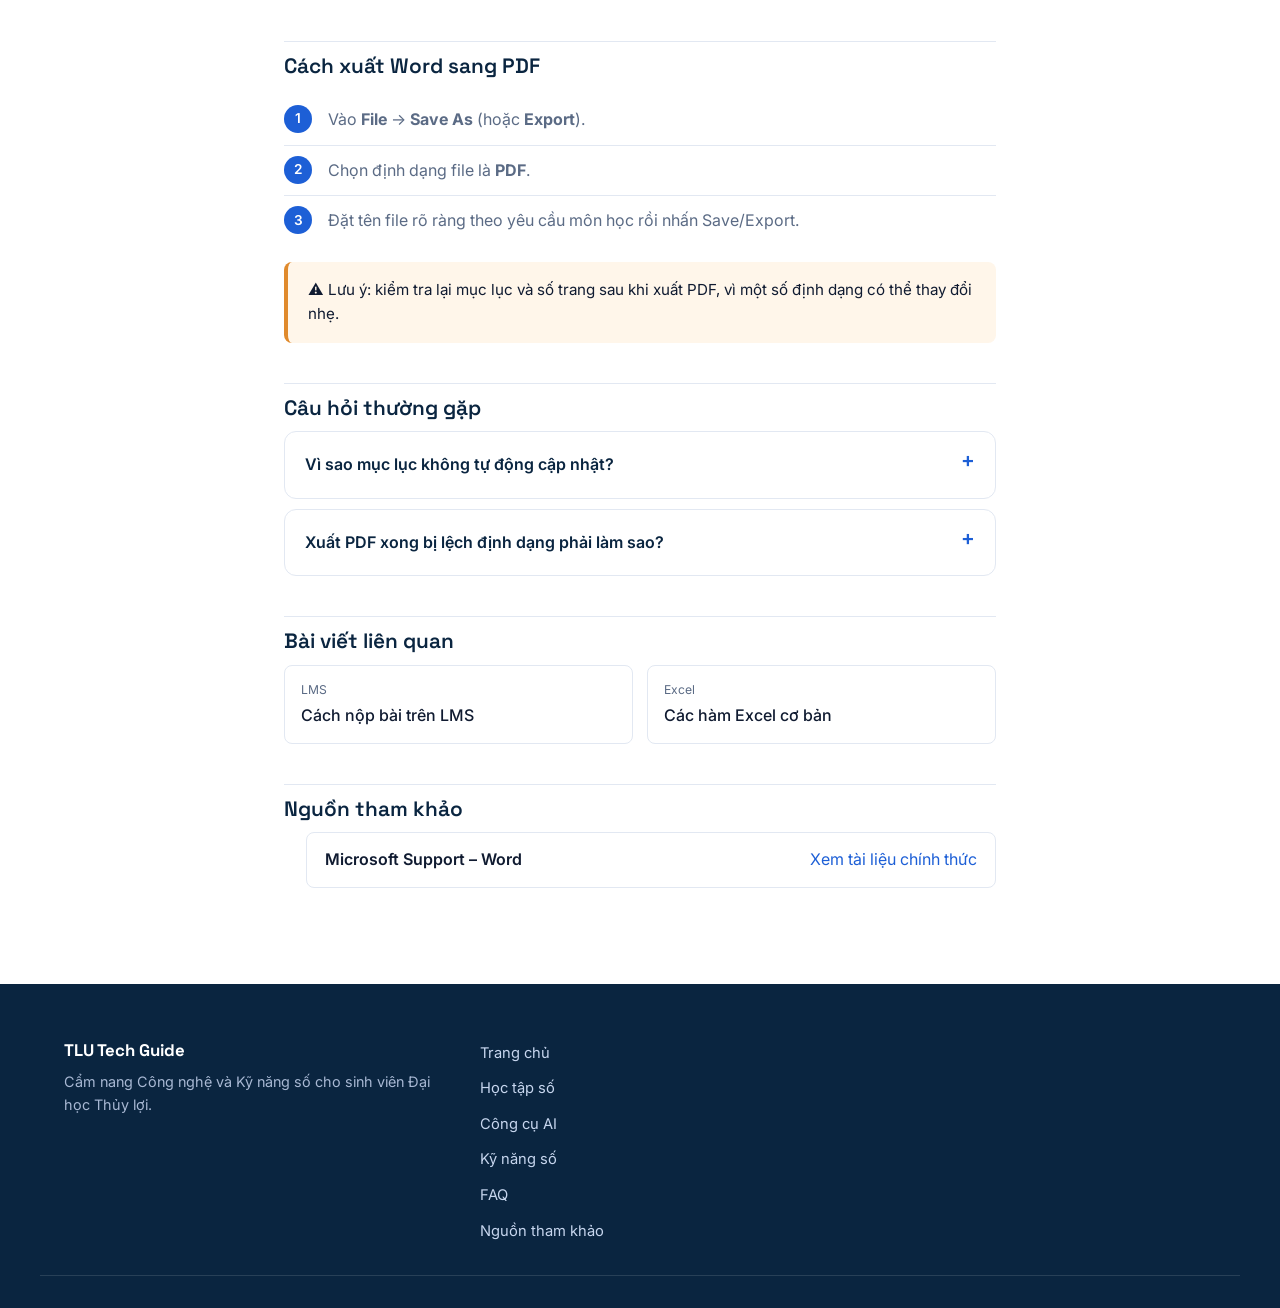
<file: pages/word.html>
<!DOCTYPE html>
<html lang="vi">
<head>
  <meta charset="UTF-8">
  <meta name="viewport" content="width=device-width, initial-scale=1.0">
  <title>Hướng dẫn Word cho sinh viên: mục lục, đánh số trang, xuất PDF | TLU Tech Guide</title>
  <meta name="description" content="Hướng dẫn Word cho sinh viên TLU: tạo mục lục tự động, đánh số trang, Heading, bảng biểu, định dạng báo cáo và xuất PDF.">
  <meta name="robots" content="index, follow">
  <link rel="canonical" href="https://onetwotea.github.io/tlu-tech-guide/pages/word.html">
  <meta property="og:title" content="Hướng dẫn Word cho sinh viên: mục lục, đánh số trang, xuất PDF">
  <meta property="og:description" content="Tạo mục lục tự động, đánh số trang, Heading, bảng biểu và xuất Word sang PDF.">
  <meta property="og:type" content="article">
  <meta property="og:url" content="https://onetwotea.github.io/tlu-tech-guide/pages/word.html">
  <meta property="og:image" content="https://onetwotea.github.io/tlu-tech-guide/images/og-image.png">
  <meta property="og:locale" content="vi_VN">
  <link rel="preconnect" href="https://fonts.googleapis.com">
  <link rel="preconnect" href="https://fonts.gstatic.com" crossorigin>
  <link href="https://fonts.googleapis.com/css2?family=Space+Grotesk:wght@500;600;700&family=Inter:wght@400;500;600;700&display=swap" rel="stylesheet">
  <link rel="stylesheet" href="../css/style.css">

  <script type="application/ld+json">
  {
    "@context": "https://schema.org",
    "@graph": [
      {
        "@type": "Article",
        "headline": "Hướng dẫn Word cho sinh viên: mục lục, đánh số trang, xuất PDF",
        "description": "Hướng dẫn Word cho sinh viên TLU: tạo mục lục tự động, đánh số trang, Heading, bảng biểu, định dạng báo cáo và xuất PDF.",
        "inLanguage": "vi",
        "url": "https://onetwotea.github.io/tlu-tech-guide/pages/word.html",
        "datePublished": "2026-09-24",
        "dateModified": "2026-09-24",
        "author": { "@type": "Organization", "name": "Ban biên tập TLU Tech Guide" },
        "publisher": { "@type": "Organization", "name": "TLU Tech Guide" },
        "mainEntityOfPage": "https://onetwotea.github.io/tlu-tech-guide/pages/word.html"
      },
      {
        "@type": "BreadcrumbList",
        "itemListElement": [
          { "@type": "ListItem", "position": 1, "name": "Trang chủ", "item": "https://onetwotea.github.io/tlu-tech-guide/index.html" },
          { "@type": "ListItem", "position": 2, "name": "Học tập số", "item": "https://onetwotea.github.io/tlu-tech-guide/index.html#categories" },
          { "@type": "ListItem", "position": 3, "name": "Word", "item": "https://onetwotea.github.io/tlu-tech-guide/pages/word.html" }
        ]
      },
      {
        "@type": "FAQPage",
        "mainEntity": [
          {
            "@type": "Question",
            "name": "Vì sao mục lục không tự động cập nhật?",
            "acceptedAnswer": { "@type": "Answer", "text": "Thường do các tiêu đề chưa được đặt Heading đúng cấp, hoặc bạn quên nhấn Update Field sau khi chỉnh sửa nội dung." }
          },
          {
            "@type": "Question",
            "name": "Xuất PDF xong bị lệch định dạng phải làm sao?",
            "acceptedAnswer": { "@type": "Answer", "text": "Kiểm tra lại font chữ đã cài trên máy, và nên xuất PDF ngay trên máy dùng để soạn thảo để tránh lỗi font." }
          }
        ]
      }
    ]
  }
  </script>
</head>
<body>

  <header class="site-header" id="siteHeader">
    <div class="container header-inner">
      <a href="../index.html" class="logo">
        <span class="logo-mark" aria-hidden="true">
          <svg viewBox="0 0 32 32" width="28" height="28" fill="none">
            <rect width="32" height="32" rx="8" fill="#1D5FD6"/>
            <path d="M8 20 L16 10 L24 20" stroke="#fff" stroke-width="2.4" stroke-linecap="round" stroke-linejoin="round"/>
            <circle cx="16" cy="23" r="1.6" fill="#fff"/>
          </svg>
        </span>
        <span class="logo-text">
          <strong>TLU Tech Guide</strong>
          <small>Cẩm nang Công nghệ &amp; Kỹ năng số</small>
        </span>
      </a>
      <nav class="main-nav" id="mainNav" aria-label="Menu chính">
        <ul>
          <li><a href="../index.html">Trang chủ</a></li>
          <li><a href="../pages/lms.html" aria-current="page">Học tập số</a></li>
          <li><a href="../pages/ai.html">Công cụ AI</a></li>
          <li><a href="../pages/digital-skills.html">Kỹ năng số</a></li>
          <li><a href="../pages/services.html">Dịch vụ số</a></li>
          <li><a href="../pages/faq.html">FAQ</a></li>
        </ul>
      </nav>
      <div class="header-actions">
        <button class="icon-btn" id="searchToggle" aria-label="Mở tìm kiếm" aria-expanded="false" aria-controls="searchPanel">
          <svg viewBox="0 0 24 24" width="20" height="20" fill="none"><circle cx="11" cy="11" r="7" stroke="currentColor" stroke-width="2"/><path d="M21 21l-4.3-4.3" stroke="currentColor" stroke-width="2" stroke-linecap="round"/></svg>
        </button>
        <button class="hamburger" id="hamburgerBtn" aria-label="Mở menu" aria-expanded="false" aria-controls="mainNav">
          <span></span><span></span><span></span>
        </button>
      </div>
    </div>
    <div class="search-panel" id="searchPanel" hidden>
      <label for="panelSearchInput" class="sr-only">Tìm kiếm hướng dẫn</label>
      <input type="search" id="panelSearchInput" placeholder="Tìm hướng dẫn... ví dụ: mục lục">
      <div class="search-results" id="panelSearchResults" hidden></div>
    </div>
  </header>

  <main id="mainContent">
    <div class="container breadcrumb-bar">
      <nav class="breadcrumb" aria-label="Breadcrumb">
        <a href="../index.html">Trang chủ</a><span>/</span>
        <a href="../index.html#categories">Học tập số</a><span>/</span>
        <span aria-current="page">Word</span>
      </nav>
    </div>

    <article class="article">
      <div class="container container-narrow">
        <p class="article-category">Word</p>
        <h1>Hướng dẫn Word cho sinh viên: mục lục, đánh số trang, xuất PDF</h1>
        <p class="article-meta">Cập nhật: 24/09/2026 · Người phụ trách nội dung: Ban biên tập TLU Tech Guide</p>

        <div class="callout quick-answer">
          <strong>Trả lời nhanh:</strong> Để tạo báo cáo chuẩn trong Word, sinh viên cần biết cách dùng Heading, tạo mục lục tự động, đánh số trang và xuất file sang PDF trước khi nộp bài.
        </div>

        <h2 id="muc-luc-tu-dong">Cách tạo mục lục tự động</h2>
        <ol class="steps-list">
          <li>Đặt các tiêu đề chương/mục bằng Styles (Heading 1, Heading 2...) thay vì chỉ bôi đậm chữ.</li>
          <li>Đặt con trỏ vào vị trí muốn chèn mục lục (thường ở đầu tài liệu).</li>
          <li>Vào thẻ <strong>References</strong> → <strong>Table of Contents</strong> → chọn kiểu mục lục tự động.</li>
          <li>Khi chỉnh sửa nội dung, nhấn chuột phải vào mục lục → <strong>Update Field</strong> để cập nhật lại số trang.</li>
        </ol>

        <h2 id="tao-heading">Cách tạo Heading</h2>
        <p>Bôi đen dòng tiêu đề, vào tab <strong>Home</strong>, chọn cấp Heading phù hợp (Heading 1 cho chương, Heading 2 cho mục con...). Heading là điều kiện bắt buộc để mục lục tự động hoạt động đúng.</p>

        <h2 id="danh-so-trang">Cách đánh số trang</h2>
        <ol class="steps-list">
          <li>Vào thẻ <strong>Insert</strong> → <strong>Page Number</strong> → chọn vị trí hiển thị số trang.</li>
          <li>Nếu muốn trang bìa không đánh số: dùng <strong>Layout</strong> → <strong>Breaks</strong> → <strong>Section Break</strong> để tách trang bìa khỏi phần nội dung, sau đó bỏ chọn "Link to Previous" trước khi chỉnh số trang.</li>
          <li>Có thể chọn định dạng số bắt đầu lại từ 1 ở phần nội dung chính.</li>
        </ol>

        <h2 id="tao-bang">Cách tạo bảng</h2>
        <p>Vào thẻ <strong>Insert</strong> → <strong>Table</strong>, chọn số hàng/cột cần thiết. Có thể dùng tab <strong>Table Design</strong> để đổi màu, viền bảng cho dễ nhìn.</p>

        <h2 id="dinh-dang-bao-cao">Cách định dạng báo cáo</h2>
        <ul>
          <li>Font chữ thống nhất toàn bài (thường Times New Roman hoặc theo yêu cầu môn học), cỡ chữ 13.</li>
          <li>Căn lề, giãn dòng theo đúng quy định của giảng viên/bộ môn.</li>
          <li>Dùng Heading nhất quán cho toàn bộ chương mục.</li>
        </ul>

        <h2 id="danh-muc-hinh-anh">Cách tạo danh mục hình ảnh</h2>
        <p>Chọn ảnh → chuột phải → <strong>Insert Caption</strong> để gắn chú thích tự động đánh số. Sau đó vào <strong>References</strong> → <strong>Insert Table of Figures</strong> để tạo danh mục hình ảnh tự động, tương tự cách làm mục lục.</p>

        <h2 id="xuat-pdf">Cách xuất Word sang PDF</h2>
        <ol class="steps-list">
          <li>Vào <strong>File</strong> → <strong>Save As</strong> (hoặc <strong>Export</strong>).</li>
          <li>Chọn định dạng file là <strong>PDF</strong>.</li>
          <li>Đặt tên file rõ ràng theo yêu cầu môn học rồi nhấn Save/Export.</li>
        </ol>
        <div class="callout note">⚠ Lưu ý: kiểm tra lại mục lục và số trang sau khi xuất PDF, vì một số định dạng có thể thay đổi nhẹ.</div>

        <h2>Câu hỏi thường gặp</h2>
        <div class="faq-list">
          <details class="faq-item">
            <summary>Vì sao mục lục không tự động cập nhật?</summary>
            <p>Thường do các tiêu đề chưa được đặt Heading đúng cấp, hoặc bạn quên nhấn Update Field sau khi chỉnh sửa nội dung.</p>
          </details>
          <details class="faq-item">
            <summary>Xuất PDF xong bị lệch định dạng phải làm sao?</summary>
            <p>Kiểm tra lại font chữ đã cài trên máy, và nên xuất PDF ngay trên máy dùng để soạn thảo để tránh lỗi font.</p>
          </details>
        </div>

        <h2>Bài viết liên quan</h2>
        <div class="related-grid">
          <a class="related-card" href="../pages/lms.html#nop-bai"><span>LMS</span>Cách nộp bài trên LMS</a>
          <a class="related-card" href="../pages/excel.html#ham-co-ban"><span>Excel</span>Các hàm Excel cơ bản</a>
        </div>

        <h2>Nguồn tham khảo</h2>
        <ul class="source-list">
          <li><span class="source-name">Microsoft Support – Word</span><a href="https://support.microsoft.com/word">Xem tài liệu chính thức</a></li>
        </ul>
      </div>
    </article>
  </main>

  <footer class="site-footer">
    <div class="container footer-inner">
      <div class="footer-brand">
        <span class="logo-text"><strong>TLU Tech Guide</strong></span>
        <p>Cẩm nang Công nghệ và Kỹ năng số cho sinh viên Đại học Thủy lợi.</p>
      </div>
      <nav class="footer-nav" aria-label="Liên kết footer">
        <ul>
          <li><a href="../index.html">Trang chủ</a></li>
          <li><a href="../pages/lms.html">Học tập số</a></li>
          <li><a href="../pages/ai.html">Công cụ AI</a></li>
          <li><a href="../pages/digital-skills.html">Kỹ năng số</a></li>
          <li><a href="../pages/faq.html">FAQ</a></li>
          <li><a href="../pages/sources.html">Nguồn tham khảo</a></li>
        </ul>
      </nav>
    </div>
  </footer>

  <script src="../js/data.js"></script>
  <script src="../js/script.js"></script>
</body>
</html>
</file>
<file: css/style.css>
/* ==========================================================================
   TLU TECH GUIDE — style.css
   Mục lục:
   1. Reset & biến (variables)
   2. Bố cục chung (container, section)
   3. Header & navigation
   4. Hero section
   5. Search box
   6. Category cards
   7. Guide cards (hướng dẫn nổi bật)
   8. FAQ accordion
   9. Official sources
   10. Footer
   11. Buttons & tiện ích dùng chung
   12. Responsive (tablet / mobile)
   ========================================================================== */

/* 1. RESET & BIẾN
   ========================================================================== */
:root {
  /* Màu chủ đạo: xanh dương + trắng (theo yêu cầu đề bài) */
  --color-navy: #0A2540;      /* nền tối, header/footer */
  --color-blue: #1D5FD6;      /* màu nhấn chính (CTA, link) */
  --color-sky: #4FA8FF;       /* màu nhấn phụ, hover */
  --color-bg: #F3F6FB;        /* nền xám xanh rất nhạt */
  --color-white: #FFFFFF;
  --color-ink: #101B31;       /* màu chữ chính */
  --color-muted: #5B6B85;     /* màu chữ phụ */
  --color-border: #E2E8F2;

  --font-head: 'Space Grotesk', 'Inter', sans-serif;
  --font-body: 'Inter', -apple-system, BlinkMacSystemFont, sans-serif;

  --radius-sm: 8px;
  --radius-md: 12px;
  --radius-lg: 16px;

  --shadow-sm: 0 1px 3px rgba(10, 37, 64, 0.08);
  --shadow-md: 0 12px 28px rgba(10, 37, 64, 0.10);

  --container-w: 1200px;
  --header-h: 72px;
}

* , *::before, *::after { box-sizing: border-box; }

html { scroll-behavior: smooth; scroll-padding-top: calc(var(--header-h) + 12px); }

body {
  margin: 0;
  font-family: var(--font-body);
  color: var(--color-ink);
  background: var(--color-white);
  line-height: 1.6;
  -webkit-font-smoothing: antialiased;
}

h1, h2, h3, h4 {
  font-family: var(--font-head);
  color: var(--color-navy);
  line-height: 1.2;
  margin: 0 0 0.5em;
  font-weight: 600;
}

p { margin: 0 0 1em; color: var(--color-muted); }
ul { list-style: none; margin: 0; padding: 0; }
a { color: var(--color-blue); text-decoration: none; }
a:hover { color: var(--color-sky); }
img { max-width: 100%; display: block; }

/* Focus state rõ ràng cho bàn phím (accessibility) */
a:focus-visible,
button:focus-visible,
input:focus-visible,
summary:focus-visible {
  outline: 3px solid var(--color-sky);
  outline-offset: 2px;
}

.sr-only {
  position: absolute;
  width: 1px; height: 1px;
  padding: 0; margin: -1px;
  overflow: hidden;
  clip: rect(0,0,0,0);
  white-space: nowrap;
  border: 0;
}

/* 2. BỐ CỤC CHUNG
   ========================================================================== */
.container {
  max-width: var(--container-w);
  margin: 0 auto;
  padding: 0 24px;
}
.container-narrow { max-width: 760px; }

.section { padding: 72px 0; }
.section-alt { background: var(--color-bg); }

.section-head { max-width: 640px; margin-bottom: 40px; }
.section-head h2 { font-size: 2rem; }
.section-head p { margin: 0; }

/* 3. HEADER & NAVIGATION
   ========================================================================== */
.site-header {
  position: sticky;
  top: 0;
  z-index: 100;
  height: var(--header-h);
  display: flex;
  align-items: center;
  background: rgba(255, 255, 255, 0.92);
  backdrop-filter: blur(8px);
  border-bottom: 1px solid transparent;
  transition: box-shadow .2s ease, border-color .2s ease;
}
.site-header.is-scrolled {
  border-color: var(--color-border);
  box-shadow: var(--shadow-sm);
}

.header-inner {
  display: flex;
  align-items: center;
  justify-content: space-between;
  gap: 24px;
}

.logo {
  display: flex;
  align-items: center;
  gap: 10px;
}
.logo-text { display: flex; flex-direction: column; line-height: 1.2; }
.logo-text strong {
  font-family: var(--font-head);
  color: var(--color-navy);
  font-size: 1.05rem;
}
.logo-text small { color: var(--color-muted); font-size: 0.72rem; }

.main-nav ul {
  display: flex;
  gap: 28px;
}
.main-nav a {
  color: var(--color-ink);
  font-weight: 500;
  font-size: 0.95rem;
  padding: 6px 2px;
  border-bottom: 2px solid transparent;
}
.main-nav a:hover,
.main-nav a[aria-current="page"] {
  color: var(--color-blue);
  border-bottom-color: var(--color-blue);
}

.header-actions { display: flex; align-items: center; gap: 8px; }

.cart-btn {
  display: inline-flex;
  align-items: center;
  gap: 7px;
  border: 1px solid var(--color-border);
  background: var(--color-white);
  color: var(--color-navy);
  border-radius: var(--radius-sm);
  padding: 9px 11px;
  font: 600 0.82rem var(--font-body);
  cursor: pointer;
}
.cart-btn:hover { border-color: var(--color-blue); color: var(--color-blue); }
.cart-btn strong { min-width: 20px; height: 20px; padding: 1px 5px; border-radius: 99px; background: var(--color-blue); color: var(--color-white); font-size: 0.72rem; text-align: center; }

.icon-btn {
  background: none;
  border: none;
  color: var(--color-navy);
  width: 40px; height: 40px;
  display: inline-flex; align-items: center; justify-content: center;
  border-radius: var(--radius-sm);
  cursor: pointer;
}
.icon-btn:hover { background: var(--color-bg); }

.hamburger {
  display: none;
  flex-direction: column;
  justify-content: center;
  gap: 5px;
  width: 40px; height: 40px;
  background: none;
  border: none;
  cursor: pointer;
}
.hamburger span {
  display: block;
  width: 22px; height: 2px;
  background: var(--color-navy);
  border-radius: 2px;
  transition: transform .2s ease, opacity .2s ease;
}
.hamburger[aria-expanded="true"] span:nth-child(1) { transform: translateY(7px) rotate(45deg); }
.hamburger[aria-expanded="true"] span:nth-child(2) { opacity: 0; }
.hamburger[aria-expanded="true"] span:nth-child(3) { transform: translateY(-7px) rotate(-45deg); }

/* 4. HERO
   ========================================================================== */
.hero {
  background: linear-gradient(160deg, var(--color-navy) 0%, #123a72 65%, var(--color-blue) 100%);
  color: var(--color-white);
  padding: 88px 0 96px;
}
.hero-inner {
  display: grid;
  grid-template-columns: 1.1fr 0.9fr;
  gap: 48px;
  align-items: center;
}
.hero-kicker {
  color: var(--color-sky);
  font-weight: 600;
  font-size: 0.95rem;
  margin-bottom: 12px;
}
.hero h1 {
  color: var(--color-white);
  font-size: clamp(2rem, 4vw, 2.75rem);
  max-width: 16ch;
  margin-bottom: 20px;
}
.hero-desc {
  color: #C7D6EE;
  max-width: 52ch;
  font-size: 1.05rem;
  margin-bottom: 32px;
}
.hero-cta { display: flex; gap: 16px; flex-wrap: wrap; }

.hero-visual {
  position: relative;
  min-height: 280px;
}
.hero-grid-dots {
  position: absolute;
  inset: 0;
  background-image: radial-gradient(rgba(255,255,255,0.16) 1.5px, transparent 1.5px);
  background-size: 22px 22px;
  border-radius: var(--radius-lg);
  z-index: 0;
}
.hero-card {
  position: relative;
  z-index: 1;
  background: rgba(255,255,255,0.08);
  border: 1px solid rgba(255,255,255,0.18);
  backdrop-filter: blur(6px);
  border-radius: var(--radius-md);
  padding: 16px 18px;
  width: 220px;
  display: flex;
  flex-direction: column;
  gap: 6px;
  margin-bottom: 16px;
}
.hero-card-label {
  font-size: 0.72rem;
  text-transform: uppercase;
  letter-spacing: 0.04em;
  color: var(--color-sky);
  font-weight: 600;
}
.hero-card-title { color: var(--color-white); font-weight: 600; }
.hero-card--ai { margin-left: 56px; }
.hero-card--sec { margin-left: 20px; }

/* 5. SEARCH BOX
   ========================================================================== */
.search-section { margin-top: -40px; position: relative; z-index: 5; }
.search-box {
  background: var(--color-white);
  border-radius: var(--radius-lg);
  box-shadow: var(--shadow-md);
  padding: 32px;
  max-width: 780px;
  margin: 0 auto;
  text-align: center;
}
.search-box h2 { font-size: 1.4rem; }
.search-form {
  display: flex;
  gap: 12px;
  margin-top: 16px;
}
.search-form input {
  flex: 1;
  padding: 14px 18px;
  border: 1px solid var(--color-border);
  border-radius: var(--radius-sm);
  font-size: 1rem;
  font-family: var(--font-body);
}
.search-form input:focus {
  border-color: var(--color-blue);
  outline: none;
  box-shadow: 0 0 0 3px rgba(29, 95, 214, 0.15);
}

.search-results {
  margin-top: 20px;
  text-align: left;
  border-top: 1px solid var(--color-border);
  padding-top: 16px;
}
.search-results ul { display: flex; flex-direction: column; gap: 10px; }
.search-results li a {
  display: block;
  padding: 10px 14px;
  border-radius: var(--radius-sm);
  background: var(--color-bg);
  color: var(--color-ink);
  font-weight: 500;
}
.search-results li a:hover { background: #E7EEFA; }
.search-results li span {
  display: block;
  font-size: 0.78rem;
  color: var(--color-blue);
  font-weight: 600;
  margin-bottom: 2px;
}
.search-empty { color: var(--color-muted); font-size: 0.95rem; }

/* 6. CỬA HÀNG TÀI LIỆU */
.store-section { background: #F8FAFD; border-top: 1px solid var(--color-border); }
.store-intro { display: flex; justify-content: space-between; align-items: flex-end; gap: 32px; margin-bottom: 34px; }
.store-intro .section-head { margin-bottom: 0; }
.eyebrow { display: inline-block; color: var(--color-blue); font-size: 0.72rem; font-weight: 700; letter-spacing: 0.12em; text-transform: uppercase; margin-bottom: 10px; }
.store-intro h2 { font-size: clamp(1.8rem, 3vw, 2.3rem); margin-bottom: 9px; }
.store-benefits { display: flex; gap: 18px; flex-wrap: wrap; justify-content: flex-end; color: var(--color-muted); font-size: 0.78rem; }
.store-benefits span { display: flex; align-items: center; gap: 7px; white-space: nowrap; }
.store-benefits b { color: var(--color-blue); font-family: var(--font-head); font-size: 0.72rem; }
.product-toolbar { display: flex; justify-content: space-between; align-items: center; padding-bottom: 14px; border-bottom: 1px solid var(--color-border); margin-bottom: 20px; color: var(--color-ink); }
.product-toolbar strong { font-family: var(--font-head); }
.product-toolbar span { color: var(--color-muted); font-size: 0.84rem; }
.store-filter { color: var(--color-blue); font-size: 0.86rem; font-weight: 600; }
.product-grid { display: grid; grid-template-columns: repeat(3, 1fr); gap: 20px; }
.product-card { background: var(--color-white); border: 1px solid var(--color-border); border-radius: var(--radius-md); overflow: hidden; display: flex; flex-direction: column; box-shadow: 0 3px 12px rgba(10, 37, 64, 0.04); transition: transform .18s ease, box-shadow .18s ease; }
.product-card:hover { transform: translateY(-4px); box-shadow: var(--shadow-md); }
.product-cover { min-height: 148px; padding: 20px; color: var(--color-white); position: relative; overflow: hidden; display: flex; flex-direction: column; justify-content: space-between; }
.product-cover::after { content: ''; position: absolute; width: 120px; height: 120px; border: 1px solid rgba(255,255,255,.32); border-radius: 50%; right: -34px; bottom: -54px; box-shadow: 0 0 0 16px rgba(255,255,255,.08), 0 0 0 32px rgba(255,255,255,.05); }
.product-cover span, .product-cover small, .product-cover b { position: relative; z-index: 1; }
.product-cover span { font: 700 0.78rem var(--font-body); letter-spacing: .1em; }
.product-cover b { font: 700 3.4rem/0.9 var(--font-head); letter-spacing: -.04em; }
.product-cover small { font-size: .65rem; font-weight: 700; letter-spacing: .12em; opacity: .78; }
.cover-blue { background: #2767D7; }.cover-coral { background: #D95F55; }.cover-green { background: #198A78; }.cover-yellow { background: #D89418; }.cover-purple { background: #6955B7; }.cover-navy { background: #173554; }
.product-body { padding: 18px; display: flex; flex-direction: column; flex: 1; }
.product-category { color: var(--color-blue); font-size: .7rem; font-weight: 700; text-transform: uppercase; letter-spacing: .08em; }
.product-body h3 { font-size: 1.05rem; margin: 7px 0 7px; }
.product-body p { font-size: .84rem; line-height: 1.55; margin-bottom: 18px; }
.product-bottom { margin-top: auto; display: flex; align-items: center; justify-content: space-between; gap: 8px; }
.product-bottom strong { color: var(--color-navy); font: 700 1.1rem var(--font-head); white-space: nowrap; }
.add-to-cart { border: 1px solid var(--color-blue); background: transparent; color: var(--color-blue); border-radius: var(--radius-sm); padding: 9px 10px; font: 600 .76rem var(--font-body); cursor: pointer; }
.add-to-cart:hover, .add-to-cart.is-added { background: var(--color-blue); color: var(--color-white); }

/* 7. GIỎ HÀNG */
.cart-backdrop { position: fixed; inset: 0; z-index: 140; background: rgba(10, 25, 45, .46); }
.cart-drawer { position: fixed; z-index: 150; top: 0; right: 0; width: min(430px, 100vw); height: 100dvh; background: var(--color-white); box-shadow: -12px 0 36px rgba(10, 37, 64, .18); transform: translateX(100%); transition: transform .25s ease; display: flex; flex-direction: column; }
.cart-drawer.is-open { transform: translateX(0); }
.cart-header { display: flex; align-items: flex-start; justify-content: space-between; padding: 28px 24px 20px; border-bottom: 1px solid var(--color-border); }
.cart-header h2 { font-size: 1.55rem; margin: 0; }
.cart-header .eyebrow { margin-bottom: 3px; }
.cart-header .icon-btn { font-size: 1.8rem; font-weight: 300; }
.cart-items { overflow-y: auto; padding: 8px 24px; }
.cart-line { display: grid; grid-template-columns: 1fr auto; gap: 10px; padding: 16px 0; border-bottom: 1px solid var(--color-border); }
.cart-line h3 { font-size: .92rem; margin: 0 0 5px; }
.cart-line-price { font-size: .84rem; color: var(--color-blue); font-weight: 700; }
.cart-line-controls { display: flex; align-items: center; gap: 8px; margin-top: 10px; }
.qty-btn { width: 26px; height: 26px; border: 1px solid var(--color-border); background: var(--color-white); border-radius: 5px; color: var(--color-navy); cursor: pointer; }
.qty-btn:hover { border-color: var(--color-blue); color: var(--color-blue); }
.remove-item { border: 0; background: transparent; color: var(--color-muted); font-size: .76rem; cursor: pointer; padding: 0; }
.remove-item:hover { color: #D6455A; }
.cart-empty { text-align: center; padding: 72px 32px; color: var(--color-muted); }
.cart-empty-icon { display: grid; place-items: center; width: 52px; height: 52px; margin: 0 auto 16px; border-radius: 50%; background: var(--color-bg); color: var(--color-blue); font-size: 1.8rem; }
.cart-empty strong { display: block; color: var(--color-navy); margin-bottom: 5px; }
.cart-empty p { font-size: .86rem; }
.cart-footer { margin-top: auto; padding: 20px 24px 26px; border-top: 1px solid var(--color-border); background: #FBFCFE; }
.cart-total { display: flex; justify-content: space-between; align-items: center; margin-bottom: 16px; color: var(--color-muted); }
.cart-total strong { color: var(--color-navy); font: 700 1.25rem var(--font-head); }
.checkout-btn { width: 100%; }
.cart-footer small { display: block; margin-top: 10px; text-align: center; color: var(--color-muted); font-size: .7rem; }

/* 6. CATEGORY CARDS
   ========================================================================== */
.category-grid {
  display: grid;
  grid-template-columns: repeat(4, 1fr);
  gap: 20px;
}
.category-card {
  background: var(--color-white);
  border: 1px solid var(--color-border);
  border-radius: var(--radius-lg);
  padding: 24px;
  display: flex;
  flex-direction: column;
}
.category-icon {
  width: 44px; height: 44px;
  border-radius: var(--radius-sm);
  display: flex; align-items: center; justify-content: center;
  background: var(--icon-bg);
  color: var(--icon-fg);
  margin-bottom: 16px;
}
.category-card h3 { font-size: 1.1rem; margin-bottom: 6px; }
.category-card p { font-size: 0.92rem; margin-bottom: 14px; }
.category-list {
  display: flex;
  flex-wrap: wrap;
  gap: 6px;
  margin-bottom: 18px;
}
.category-list li {
  font-size: 0.76rem;
  background: var(--color-bg);
  border-radius: 999px;
}
.category-list li a {
  display: block;
  color: var(--color-muted);
  padding: 4px 10px;
}
.category-list li a:hover { color: var(--color-blue); }
.card-link {
  margin-top: auto;
  font-weight: 600;
  font-size: 0.92rem;
  display: inline-flex;
  align-items: center;
  gap: 4px;
}

/* 7. GUIDE CARDS
   ========================================================================== */
.guide-grid {
  display: grid;
  grid-template-columns: repeat(3, 1fr);
  gap: 20px;
}
.guide-card {
  background: var(--color-white);
  border: 1px solid var(--color-border);
  border-radius: var(--radius-lg);
  padding: 22px;
  display: flex;
  flex-direction: column;
}
.guide-tag {
  align-self: flex-start;
  background: #EAF1FF;
  color: var(--color-blue);
  font-size: 0.72rem;
  font-weight: 600;
  padding: 4px 10px;
  border-radius: 999px;
  margin-bottom: 12px;
}
.guide-card h3 { font-size: 1.05rem; margin-bottom: 6px; }
.guide-card h3 a { color: var(--color-navy); }
.guide-card p { font-size: 0.92rem; margin-bottom: 14px; }
.guide-meta {
  display: flex;
  gap: 8px;
  font-size: 0.78rem;
  color: var(--color-muted);
  margin-bottom: 14px;
}

/* 8. FAQ ACCORDION
   ========================================================================== */
.faq-list { display: flex; flex-direction: column; gap: 10px; }
.faq-item {
  background: var(--color-white);
  border: 1px solid var(--color-border);
  border-radius: var(--radius-md);
  padding: 6px 20px;
}
.faq-item summary {
  cursor: pointer;
  font-weight: 600;
  color: var(--color-navy);
  padding: 14px 28px 14px 0;
  list-style: none;
  position: relative;
}
.faq-item summary::-webkit-details-marker { display: none; }
.faq-item summary::after {
  content: '+';
  position: absolute;
  right: 0; top: 12px;
  font-size: 1.3rem;
  color: var(--color-blue);
  line-height: 1;
}
.faq-item[open] summary::after { content: '−'; }
.faq-item p { padding-bottom: 16px; margin: 0; }

/* 9. OFFICIAL SOURCES
   ========================================================================== */
.source-list {
  display: flex;
  flex-direction: column;
  gap: 12px;
  margin-bottom: 16px;
}
.source-list li {
  background: var(--color-white);
  border: 1px solid var(--color-border);
  border-radius: var(--radius-sm);
  padding: 14px 18px;
  display: flex;
  justify-content: space-between;
  align-items: center;
  gap: 16px;
  flex-wrap: wrap;
}
.source-name { font-weight: 600; color: var(--color-ink); }
.source-note { font-size: 0.85rem; color: var(--color-muted); margin: 0; }

/* 10. FOOTER
   ========================================================================== */
.site-footer {
  background: var(--color-navy);
  color: #B9C6DD;
  padding: 56px 0 32px;
}
.footer-inner {
  display: grid;
  grid-template-columns: 1.2fr 1fr 1.2fr;
  gap: 32px;
  padding-bottom: 32px;
  border-bottom: 1px solid rgba(255,255,255,0.12);
}
.footer-brand .logo-text strong { color: var(--color-white); }
.footer-brand p { color: #A8B8D3; font-size: 0.9rem; margin-top: 10px; }
.footer-nav ul { display: flex; flex-direction: column; gap: 10px; }
.footer-nav a { color: #C7D6EE; font-size: 0.92rem; }
.footer-nav a:hover { color: var(--color-white); }
.footer-disclaimer p {
  color: #A8B8D3;
  font-size: 0.85rem;
  margin-bottom: 10px;
}
.footer-disclaimer strong { color: #E4ECFA; }

.site-footer .container > p {
  padding-top: 20px;
  font-size: 0.8rem;
  color: #7E8FAC;
}

/* 11. BUTTONS & TIỆN ÍCH
   ========================================================================== */
.btn {
  display: inline-flex;
  align-items: center;
  justify-content: center;
  padding: 13px 24px;
  border-radius: var(--radius-sm);
  font-weight: 600;
  font-size: 0.95rem;
  border: 1px solid transparent;
  cursor: pointer;
  transition: background .15s ease, border-color .15s ease, color .15s ease;
}
.btn-primary {
  background: var(--color-blue);
  color: var(--color-white);
}
.btn-primary:hover { background: #164cb0; color: var(--color-white); }
.btn-ghost {
  background: transparent;
  border-color: rgba(255,255,255,0.35);
  color: var(--color-white);
}
.btn-ghost:hover { border-color: var(--color-white); color: var(--color-white); background: rgba(255,255,255,0.08); }
.search-form .btn-primary { border-radius: var(--radius-sm); }

/* 12. SEARCH PANEL (dùng ở các trang không có hero search) & BREADCRUMB
   ========================================================================== */
.search-panel {
  position: absolute;
  top: var(--header-h);
  right: 24px;
  width: min(420px, calc(100vw - 48px));
  background: var(--color-white);
  border: 1px solid var(--color-border);
  border-radius: var(--radius-md);
  box-shadow: var(--shadow-md);
  padding: 16px;
  z-index: 90;
}
.search-panel input {
  width: 100%;
  padding: 12px 14px;
  border: 1px solid var(--color-border);
  border-radius: var(--radius-sm);
  font-family: var(--font-body);
  font-size: 0.95rem;
}
.search-panel input:focus {
  border-color: var(--color-blue);
  outline: none;
  box-shadow: 0 0 0 3px rgba(29, 95, 214, 0.15);
}
.search-panel .search-results { border-top: none; margin-top: 12px; padding-top: 0; }
.search-panel .search-results:empty { margin-top: 0; }

.breadcrumb-bar { padding: 20px 0 0; }
.breadcrumb { font-size: 0.85rem; color: var(--color-muted); display: flex; gap: 6px; flex-wrap: wrap; }
.breadcrumb a { color: var(--color-muted); }
.breadcrumb a:hover { color: var(--color-blue); }
.breadcrumb [aria-current="page"] { color: var(--color-ink); font-weight: 500; }

/* 13. ARTICLE (trang nội dung: LMS, Word, Excel, PowerPoint, AI, Kỹ năng số...)
   ========================================================================== */
.article { padding: 24px 0 80px; }
.article-category {
  display: inline-block;
  background: #EAF1FF;
  color: var(--color-blue);
  font-size: 0.76rem;
  font-weight: 600;
  padding: 4px 12px;
  border-radius: 999px;
  margin-bottom: 14px;
}
.article h1 { font-size: clamp(1.6rem, 3vw, 2.1rem); margin-bottom: 10px; }
.article-meta { font-size: 0.85rem; color: var(--color-muted); margin-bottom: 24px; }
.article h2 {
  font-size: 1.3rem;
  margin-top: 40px;
  padding-top: 12px;
  border-top: 1px solid var(--color-border);
}
.article h2:first-of-type { border-top: none; padding-top: 0; margin-top: 32px; }
.article ul, .article ol { color: var(--color-muted); padding-left: 22px; margin-bottom: 1em; }
.article ul { list-style: disc; }
.article ol.steps-list { list-style: none; padding-left: 0; counter-reset: step; }
.article ol.steps-list li {
  counter-increment: step;
  position: relative;
  padding: 12px 0 12px 44px;
  border-bottom: 1px solid var(--color-border);
}
.article ol.steps-list li:last-child { border-bottom: none; }
.article ol.steps-list li::before {
  content: counter(step);
  position: absolute;
  left: 0; top: 10px;
  width: 28px; height: 28px;
  background: var(--color-blue);
  color: var(--color-white);
  border-radius: 50%;
  display: flex; align-items: center; justify-content: center;
  font-size: 0.85rem;
  font-weight: 600;
}

.callout {
  background: var(--color-bg);
  border-left: 4px solid var(--color-blue);
  border-radius: var(--radius-sm);
  padding: 16px 20px;
  margin-bottom: 24px;
  font-size: 0.95rem;
  color: var(--color-ink);
}
.callout strong { color: var(--color-navy); }
.callout.quick-answer { border-left-color: var(--color-blue); }
.callout.note { border-left-color: #E08A2C; background: #FFF6EA; }
.callout.warn { border-left-color: #D6455A; background: #FDECEF; }

.table-wrap { overflow-x: auto; margin-bottom: 24px; }
.article table {
  width: 100%;
  border-collapse: collapse;
  font-size: 0.92rem;
  min-width: 480px;
}
.article th, .article td {
  text-align: left;
  padding: 12px 14px;
  border-bottom: 1px solid var(--color-border);
}
.article th {
  background: var(--color-bg);
  color: var(--color-navy);
  font-family: var(--font-head);
  font-weight: 600;
}

.related-grid {
  display: grid;
  grid-template-columns: repeat(2, 1fr);
  gap: 14px;
}
.related-card {
  border: 1px solid var(--color-border);
  border-radius: var(--radius-sm);
  padding: 14px 16px;
  font-weight: 500;
  color: var(--color-ink);
}
.related-card:hover { border-color: var(--color-blue); color: var(--color-blue); }
.related-card span { display: block; font-size: 0.76rem; color: var(--color-muted); margin-bottom: 4px; font-weight: 400; }

.faq-hub-grid { display: grid; grid-template-columns: repeat(2, 1fr); gap: 8px 32px; margin-bottom: 40px; }
.faq-hub-grid a { font-size: 0.92rem; padding: 6px 0; }

/* 14. RESPONSIVE
   ========================================================================== */
@media (max-width: 1023px) {
  .category-grid { grid-template-columns: repeat(2, 1fr); }
  .guide-grid { grid-template-columns: repeat(2, 1fr); }
  .product-grid { grid-template-columns: repeat(2, 1fr); }
  .hero-inner { grid-template-columns: 1fr; }
  .hero-visual { display: none; }
  .footer-inner { grid-template-columns: 1fr 1fr; }
}

@media (max-width: 767px) {
  .section { padding: 56px 0; }

  .cart-btn { padding: 9px; }
  .cart-btn span { display: none; }

  .main-nav {
    position: fixed;
    top: var(--header-h);
    left: 0; right: 0;
    background: var(--color-white);
    border-bottom: 1px solid var(--color-border);
    box-shadow: var(--shadow-sm);
    transform: translateY(-12px);
    opacity: 0;
    visibility: hidden;
    transition: opacity .18s ease, transform .18s ease, visibility .18s ease;
  }
  .main-nav.is-open {
    transform: translateY(0);
    opacity: 1;
    visibility: visible;
  }
  .main-nav ul {
    flex-direction: column;
    gap: 0;
    padding: 8px 24px 16px;
  }
  .main-nav a {
    display: block;
    padding: 14px 0;
    border-bottom: 1px solid var(--color-border);
  }
  .hamburger { display: flex; }

  .hero { padding: 56px 0 64px; }
  .hero-cta { flex-direction: column; }
  .hero-cta .btn { width: 100%; }

  .search-box { padding: 22px; }
  .search-form { flex-direction: column; }

  .category-grid { grid-template-columns: 1fr; }
  .guide-grid { grid-template-columns: 1fr; }
  .store-intro { display: block; }
  .store-benefits { justify-content: flex-start; margin-top: 22px; gap: 10px 16px; }
  .product-grid { grid-template-columns: 1fr; }
  .product-cover { min-height: 132px; }

  .footer-inner { grid-template-columns: 1fr; }

  .source-list li { flex-direction: column; align-items: flex-start; }

  .search-panel { right: 12px; left: 12px; width: auto; }
  .related-grid { grid-template-columns: 1fr; }
  .faq-hub-grid { grid-template-columns: 1fr; }
}
</file>
